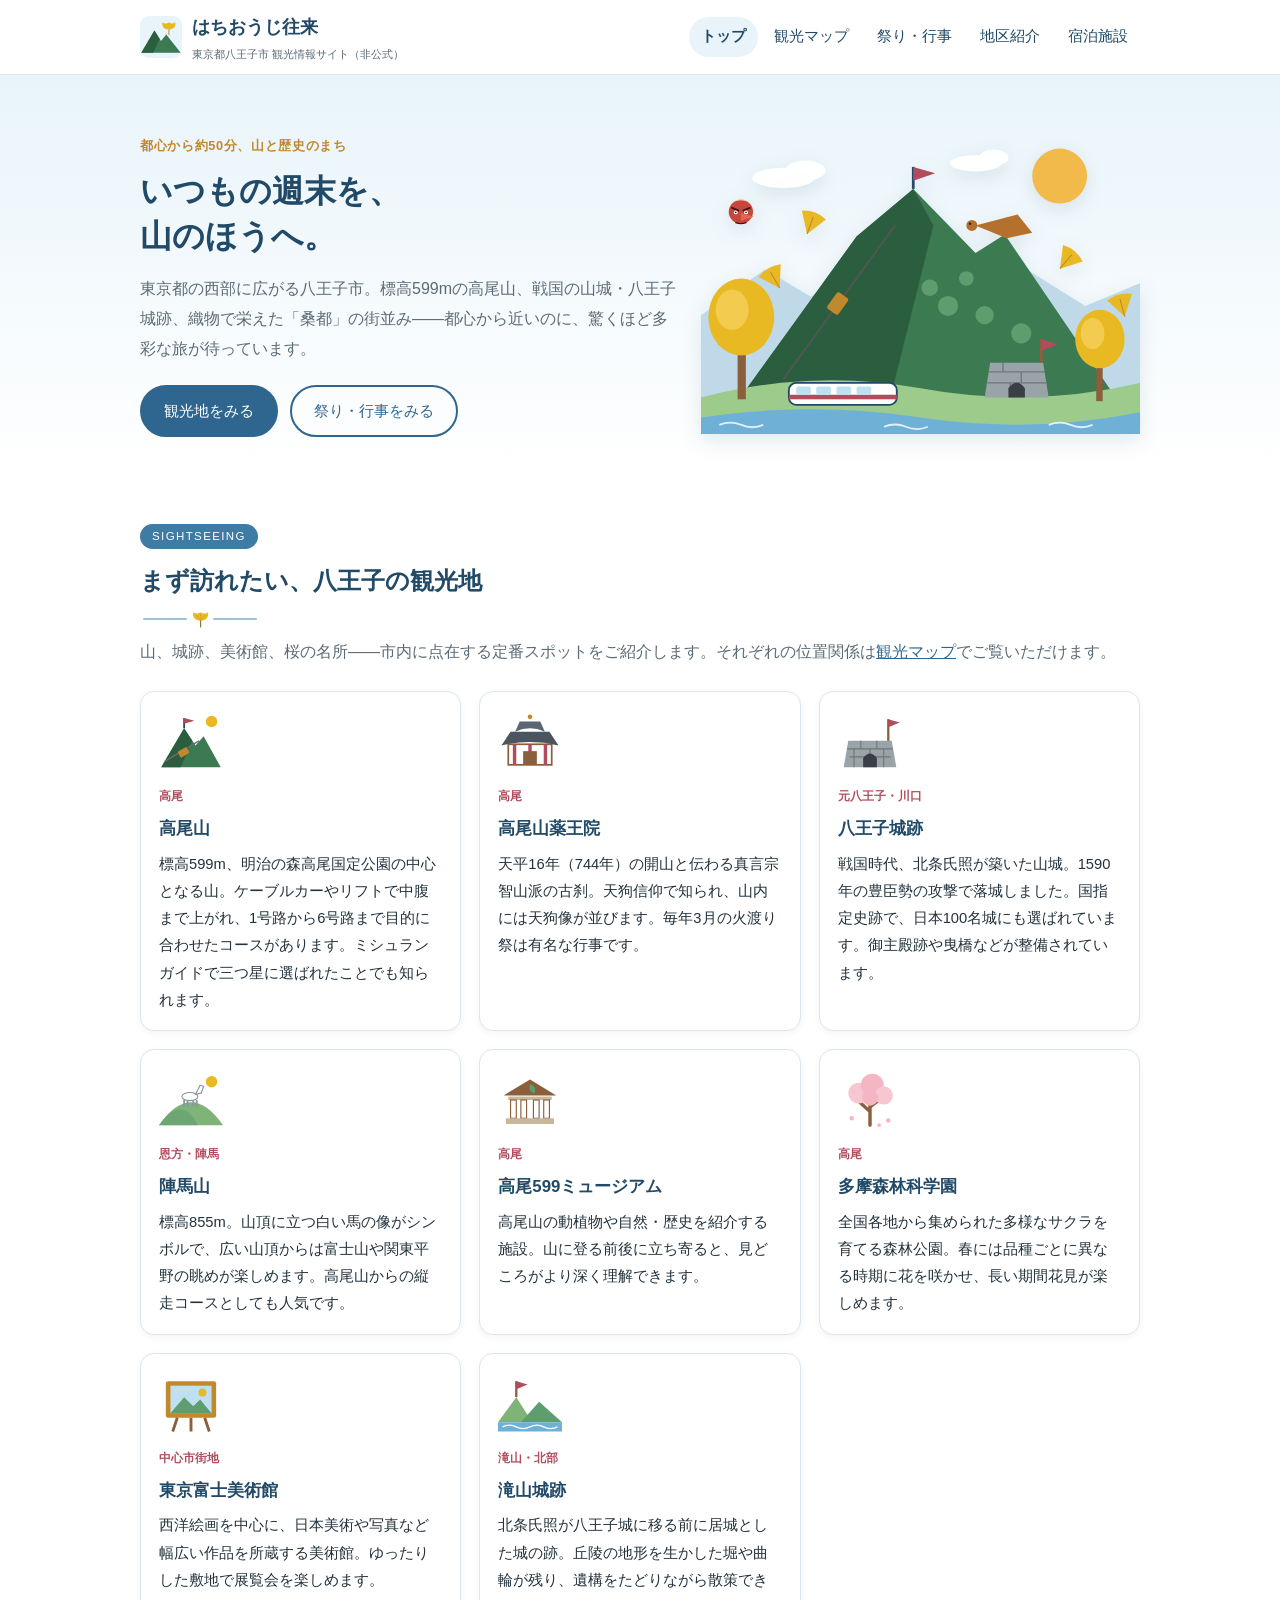
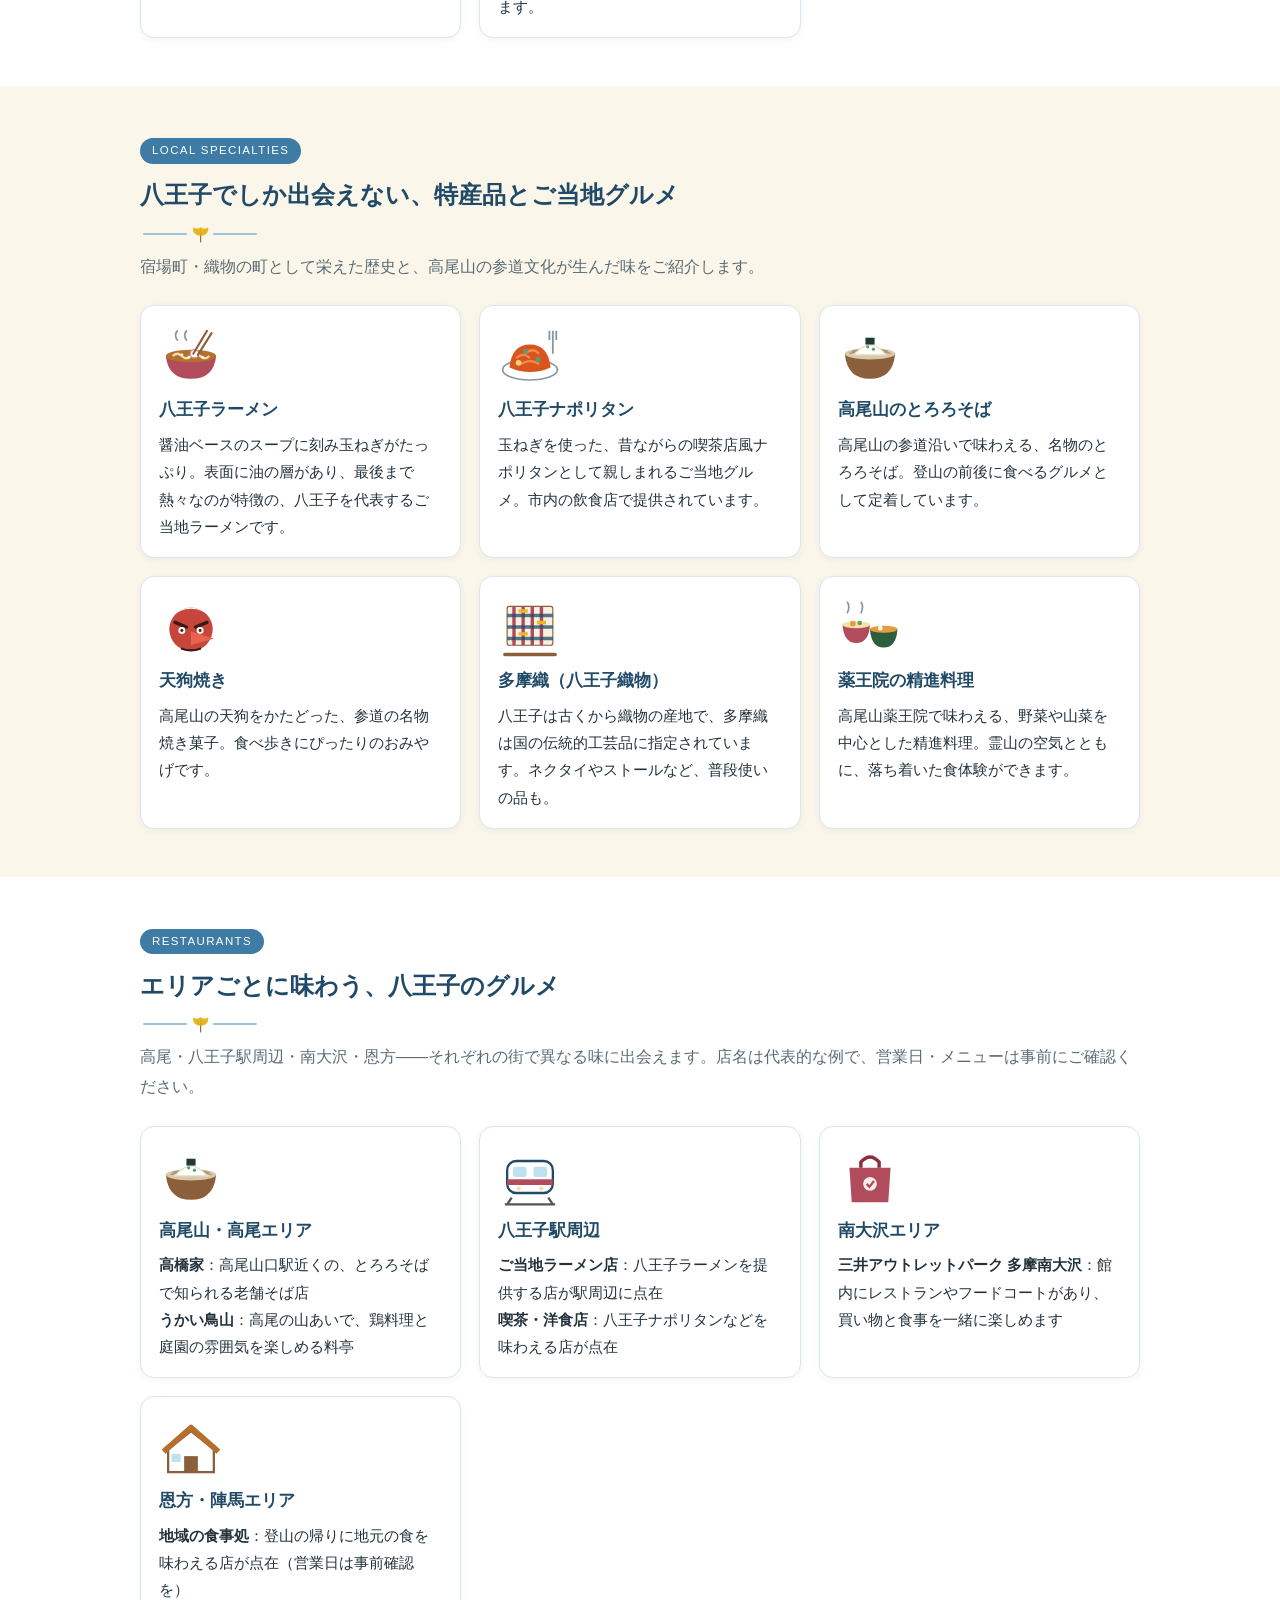
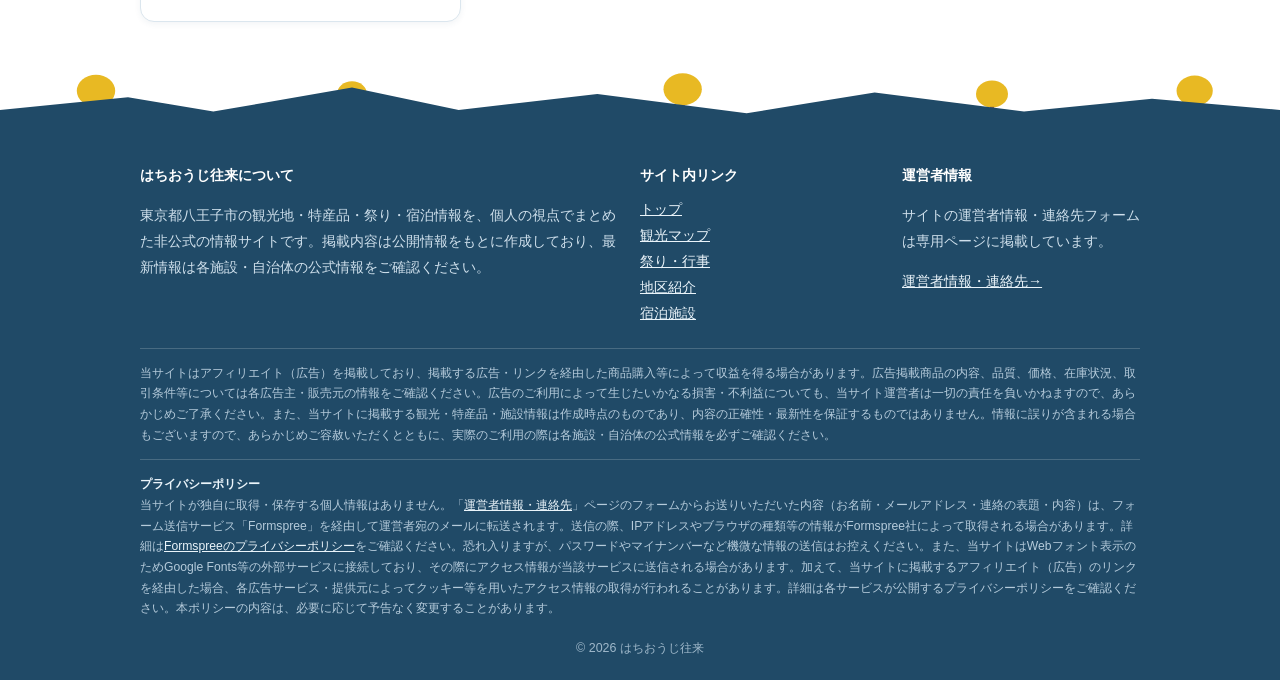
<file: index.html>
<!DOCTYPE html>
<html lang="ja">
<head>
<meta charset="UTF-8">
<meta name="viewport" content="width=device-width, initial-scale=1.0">
<meta name="robots" content="index, follow">
<link rel="canonical" href="https://leben-k.github.io/hachioji/">
<title>はちおうじ往来｜東京都八王子市 観光・特産品・グルメ案内</title>
<meta name="description" content="東京都八王子市の観光地・特産品・飲食店・祭り・宿泊情報をまとめた非公式ファンサイト「はちおうじ往来」。高尾山、八王子城跡、八王子まつりなど、八王子の魅力をご紹介します。">
<link rel="icon" type="image/svg+xml" href="favicon.svg">
<link rel="stylesheet" href="style.css">
</head>
<body>
<header class="site-header">
<div class="wrap">
<div class="brand">
<svg class="brand-icon" viewBox="0 0 64 64" aria-hidden="true"><rect width="64" height="64" rx="14" fill="#E8F4FA"/><path d="M2 56 L22 22 L32 38 L40 28 L62 56Z" fill="#3C7A52"/><path d="M2 56 L22 22 L30 35 L20 56Z" fill="#2B5E3E"/><g transform="translate(30 4) scale(.5)"><path d="M28 33 C12 34 5 20 9 11 C15 17 22 15 28 11 C34 15 41 17 47 11 C51 20 44 34 28 33Z" fill="#E8B923"/><path d="M28 50 V33" stroke="#C1892E" stroke-width="3"/></g></svg>
<span>はちおうじ往来<span class="brand-sub">東京都八王子市 観光情報サイト（非公式）</span></span>
</div>
<nav class="main-nav">
<a href="index.html" class="active">トップ</a><a href="map.html">観光マップ</a><a href="matsuri.html">祭り・行事</a><a href="areas.html">地区紹介</a><a href="shukuhaku.html">宿泊施設</a>
</nav>
</div>
</header>
<!-- PR表記（ステマ規制・楽天アフィリエイトの規約対応）：広告が実際に表示されたときだけ出ます -->
<div class="pr-top" id="pr-top" role="note" hidden style="background:#fff;border-bottom:1px solid #e6dfd2;"><p style="max-width:1100px;margin:0 auto;padding:7px 16px;text-align:left;font-size:14px;line-height:1.6;color:#333;font-weight:500;"><b style="display:inline-block;background:#8a3a1d;color:#fff;border-radius:4px;padding:0 8px;margin-right:8px;font-size:12px;line-height:1.7;vertical-align:1px;">PR</b>このページには広告を含みます</p></div>
<script>(function(){var n=document.getElementById("pr-top");if(!n)return;function on(e){if(e.classList.contains("is-empty")||!e.getClientRects().length)return false;var c=getComputedStyle(e);if(c.display==="none"||c.visibility==="hidden")return false;return !!e.querySelector("a[href],iframe,img")}function chk(){var s=document.querySelectorAll("[data-ad-slot],.ad-frame");for(var i=0;i<s.length;i++){if(on(s[i])){n.hidden=false;if(mo)mo.disconnect();return}}}var mo=window.MutationObserver?new MutationObserver(function(){clearTimeout(t);t=setTimeout(chk,100)}):null,t;document.addEventListener("DOMContentLoaded",function(){chk();if(mo)mo.observe(document.body,{subtree:true,childList:true,attributes:true,attributeFilter:["hidden","class","style"]})});window.addEventListener("load",chk)})();</script>

<section class="hero">
<div class="wrap">
<div class="hero-copy">
<span class="eyebrow">都心から約50分、山と歴史のまち</span>
<h1>いつもの週末を、<br>山のほうへ。</h1>
<p>東京都の西部に広がる八王子市。標高599mの高尾山、戦国の山城・八王子城跡、織物で栄えた「桑都」の街並み——都心から近いのに、驚くほど多彩な旅が待っています。</p>
<a href="#kanko" class="btn">観光地をみる</a>
<a href="matsuri.html" class="btn btn-outline">祭り・行事をみる</a>
</div>
<div class="hero-art">
<svg viewBox="0 0 480 340" xmlns="http://www.w3.org/2000/svg" role="img" aria-label="高尾山とイチョウ並木、京王線の電車を描いた八王子のイラスト">
<defs><g id="gk"><path d="M0 12 L-14 -10 Q0 -16 14 -10Z" fill="#E8B923"/><path d="M0 12 V-8" stroke="#C1892E" stroke-width="1.2"/></g></defs>
<circle cx="392" cy="58" r="30" fill="#F2B94B"/>
<g fill="#fff" opacity=".95"><ellipse cx="90" cy="60" rx="34" ry="11"/><ellipse cx="114" cy="52" rx="22" ry="11"/><ellipse cx="300" cy="44" rx="28" ry="9"/><ellipse cx="320" cy="38" rx="16" ry="9"/></g>
<path d="M0 210 L70 160 L120 190 L200 130 L280 185 L340 150 L420 200 L480 175 V340 H0Z" fill="#BFD9E8"/>
<path d="M40 304 L170 124 L232 72 L300 142 L332 122 L456 304Z" fill="#3C7A52"/>
<path d="M40 304 L170 124 L232 72 L254 112 L206 304Z" fill="#2B5E3E"/>
<path d="M232 72 V48" stroke="#204A67" stroke-width="3"/><path d="M232 48 L256 55 L232 63Z" fill="#B14C5D"/>
<path d="M90 280 L212 112" stroke="#555" stroke-width="2"/>
<rect x="138" y="190" width="22" height="15" rx="3" fill="#C1892E" transform="rotate(-54 149 197)"/>
<g fill="#5E9E6E"><circle cx="250" cy="180" r="9"/><circle cx="270" cy="200" r="11"/><circle cx="290" cy="170" r="8"/><circle cx="310" cy="210" r="10"/><circle cx="350" cy="230" r="11"/></g>
<path d="M0 300 Q120 268 240 290 T480 284 V340 H0Z" fill="#9CCB8B"/>
<path d="M310 300 L316 262 H374 L380 300Z" fill="#9AA3A8"/><path d="M314 272 H376 M312 284 H378 M330 262 V272 M350 272 V284 M338 284 V300" stroke="#6E777C" stroke-width="1.5"/><path d="M336 300 V290 Q345 278 354 290 V300Z" fill="#3A3F44"/><path d="M372 262 V236" stroke="#8B5E3C" stroke-width="3"/><path d="M372 236 L390 242 L372 249Z" fill="#B14C5D"/>
<rect x="96" y="284" width="118" height="24" rx="8" fill="#fff" stroke="#204A67" stroke-width="2"/><rect x="96" y="297" width="118" height="5" fill="#B14C5D"/>
<g fill="#BFE0F0"><rect x="104" y="288" width="16" height="9" rx="2"/><rect x="126" y="288" width="16" height="9" rx="2"/><rect x="148" y="288" width="16" height="9" rx="2"/><rect x="170" y="288" width="16" height="9" rx="2"/></g>
<path d="M0 322 Q120 304 240 322 T480 316 V340 H0Z" fill="#6FB1D6"/>
<path d="M20 330 q12 -5 24 0 t24 0 M200 332 q12 -5 24 0 t24 0 M380 330 q12 -5 24 0 t24 0" stroke="#fff" stroke-width="2" fill="none" opacity=".8"/>
<rect x="40" y="236" width="9" height="66" fill="#8B5E3C"/><ellipse cx="44" cy="212" rx="36" ry="42" fill="#E8B923"/><ellipse cx="34" cy="204" rx="18" ry="22" fill="#F3CB4E"/>
<rect x="432" y="254" width="7" height="50" fill="#8B5E3C"/><ellipse cx="436" cy="236" rx="27" ry="32" fill="#E8B923"/><ellipse cx="428" cy="230" rx="13" ry="17" fill="#F3CB4E"/>
<g transform="translate(24 76) scale(.7)"><circle cx="28" cy="30" r="19" fill="#C8453B"/><path d="M10 20 Q28 2 46 20 Q38 12 28 12 Q18 12 10 20Z" fill="#fff"/><path d="M14 24 L24 28 M42 24 L32 28" stroke="#3a1a16" stroke-width="3" stroke-linecap="round"/><circle cx="20" cy="31" r="3" fill="#fff"/><circle cx="36" cy="31" r="3" fill="#fff"/><circle cx="20" cy="31" r="1.3" fill="#222"/><circle cx="36" cy="31" r="1.3" fill="#222"/><path d="M28 32 L48 38 L28 44Z" fill="#E8634F"/><path d="M20 47 Q28 50 36 47" stroke="#3a1a16" stroke-width="2" fill="none" stroke-linecap="round"/></g>
<path d="M300 112 L346 100 L362 120 L334 126Z" fill="#B5702E"/><circle cx="296" cy="112" r="6" fill="#B5702E"/><circle cx="294" cy="110" r="1.3" fill="#222"/>
<use href="#gk" x="120" y="110" transform="rotate(20 120 110)"/><use href="#gk" x="80" y="170" transform="rotate(-30 80 170)"/><use href="#gk" x="400" y="150" transform="rotate(40 400 150)"/><use href="#gk" x="460" y="200" transform="rotate(-15 460 200)"/><use href="#gk" x="18" y="260" transform="scale(.8) rotate(10)"/>
</svg>
</div>
</div>
</section>

<!-- ===================== 観光地 ===================== -->
<section class="section" id="kanko">
<div class="wrap">
<div class="section-head">
<span class="tag">Sightseeing</span>
<h2>まず訪れたい、八王子の観光地</h2>
<svg class="orn" viewBox="0 0 120 20" aria-hidden="true"><path d="M4 10 H46 M74 10 H116" stroke="#9cc3da" stroke-width="2" stroke-linecap="round"/><g transform="translate(50 -1) scale(.38)"><path d="M28 50 V33" stroke="#8B6A2F" stroke-width="3" stroke-linecap="round"/><path d="M28 33 C12 34 5 20 9 11 C15 17 22 15 28 11 C34 15 41 17 47 11 C51 20 44 34 28 33Z" fill="#E8B923"/><path d="M28 33 V16 M28 33 L16 18 M28 33 L40 18" stroke="#C1892E" stroke-width="1" fill="none"/></g></svg>
<p>山、城跡、美術館、桜の名所——市内に点在する定番スポットをご紹介します。それぞれの位置関係は<a href="map.html" style="text-decoration:underline;">観光マップ</a>でご覧いただけます。</p>
</div>
<div class="grid">
<div class="card">
<svg class="icon" viewBox="0 0 56 56" aria-hidden="true"><path d="M2 50 L22 16 L32 31 L39 23 L54 50Z" fill="#3C7A52"/><path d="M2 50 L22 16 L29 27 L19 50Z" fill="#2B5E3E"/><path d="M22 16V7" stroke="#204A67" stroke-width="1.6"/><path d="M22 7L31 9.5L22 12Z" fill="#B14C5D"/><path d="M5 45 L35 27" stroke="#6b6b6b" stroke-width="1.2"/><rect x="17" y="34" width="9" height="6" rx="1.2" fill="#C1892E" transform="rotate(-30 21.5 37)"/><circle cx="46" cy="10" r="5" fill="#E8B923"/></svg>
<span class="place">高尾</span>
<h3>高尾山</h3>
<p>標高599m、明治の森高尾国定公園の中心となる山。ケーブルカーやリフトで中腹まで上がれ、1号路から6号路まで目的に合わせたコースがあります。ミシュランガイドで三つ星に選ばれたことでも知られます。</p>
</div>
<div class="card">
<svg class="icon" viewBox="0 0 56 56" aria-hidden="true"><rect x="9" y="30" width="38" height="18" fill="#fff" stroke="#8B5E3C" stroke-width="1.5"/><rect x="13" y="30" width="3" height="18" fill="#B14C5D"/><rect x="26.5" y="30" width="3" height="18" fill="#B14C5D"/><rect x="40" y="30" width="3" height="18" fill="#B14C5D"/><path d="M3 31 Q28 25 53 31 L45 19 L11 19Z" fill="#4A5560"/><path d="M15 19 Q28 13 41 19 L37 10 L19 10Z" fill="#5A6672"/><rect x="22" y="36" width="12" height="12" fill="#8B5E3C"/><circle cx="28" cy="6" r="2" fill="#C1892E"/></svg>
<span class="place">高尾</span>
<h3>高尾山薬王院</h3>
<p>天平16年（744年）の開山と伝わる真言宗智山派の古刹。天狗信仰で知られ、山内には天狗像が並びます。毎年3月の火渡り祭は有名な行事です。</p>
</div>
<div class="card">
<svg class="icon" viewBox="0 0 56 56" aria-hidden="true"><path d="M5 50 L9 27 H47 L51 50Z" fill="#9AA3A8"/><path d="M8 34 H48 M10 41 H46 M20 27 V34 M34 27 V34 M14 34 V41 M28 34 V41 M40 34 V41 M14 41 V50 M40 41 V50" stroke="#6E777C" stroke-width="1"/><path d="M22 50 V42 Q28 34 34 42 V50Z" fill="#3A3F44"/><path d="M44 27 V8" stroke="#8B5E3C" stroke-width="2"/><path d="M44 8 L54 11 L44 15Z" fill="#B14C5D"/></svg>
<span class="place">元八王子・川口</span>
<h3>八王子城跡</h3>
<p>戦国時代、北条氏照が築いた山城。1590年の豊臣勢の攻撃で落城しました。国指定史跡で、日本100名城にも選ばれています。御主殿跡や曳橋などが整備されています。</p>
</div>
<div class="card">
<svg class="icon" viewBox="0 0 56 56" aria-hidden="true"><path d="M0 50 Q28 10 56 50Z" fill="#7FB37A"/><path d="M0 50 Q20 22 34 50Z" fill="#5E9E6E" opacity=".6"/><ellipse cx="27" cy="25" rx="7" ry="3.6" fill="#fff" stroke="#8a97a0"/><path d="M32 23 L36 15 L39 16 L37 22Z" fill="#fff" stroke="#8a97a0"/><path d="M22 28 V34 M25 28.5 V34 M30 28.5 V34 M33 28 V34" stroke="#8a97a0" stroke-width="1.6"/><circle cx="46" cy="12" r="5" fill="#E8B923"/></svg>
<span class="place">恩方・陣馬</span>
<h3>陣馬山</h3>
<p>標高855m。山頂に立つ白い馬の像がシンボルで、広い山頂からは富士山や関東平野の眺めが楽しめます。高尾山からの縦走コースとしても人気です。</p>
</div>
<div class="card">
<svg class="icon" viewBox="0 0 56 56" aria-hidden="true"><path d="M5 24 L28 10 L51 24Z" fill="#8B5E3C"/><rect x="9" y="25" width="38" height="3" fill="#C9B79C"/><rect x="11" y="28" width="5" height="16" fill="#fff" stroke="#8B5E3C"/><rect x="20" y="28" width="5" height="16" fill="#fff" stroke="#8B5E3C"/><rect x="31" y="28" width="5" height="16" fill="#fff" stroke="#8B5E3C"/><rect x="40" y="28" width="5" height="16" fill="#fff" stroke="#8B5E3C"/><rect x="7" y="44" width="42" height="5" fill="#C9B79C"/><path d="M28 14 q6 2 4 8 q-6 -1 -4 -8Z" fill="#5E9E6E"/></svg>
<span class="place">高尾</span>
<h3>高尾599ミュージアム</h3>
<p>高尾山の動植物や自然・歴史を紹介する施設。山に登る前後に立ち寄ると、見どころがより深く理解できます。</p>
</div>
<div class="card">
<svg class="icon" viewBox="0 0 56 56" aria-hidden="true"><path d="M28 50 V30 M28 38 L19 30 M28 34 L37 27" stroke="#8B5E3C" stroke-width="3" stroke-linecap="round" fill="none"/><circle cx="18" cy="22" r="9" fill="#F7C6D0"/><circle cx="30" cy="15" r="10" fill="#F4B6C2"/><circle cx="40" cy="24" r="8" fill="#F7C6D0"/><circle cx="28" cy="26" r="7" fill="#F4B6C2"/><circle cx="12" cy="44" r="2" fill="#F4B6C2"/><circle cx="44" cy="46" r="2" fill="#F4B6C2"/><circle cx="36" cy="50" r="1.6" fill="#F4B6C2"/></svg>
<span class="place">高尾</span>
<h3>多摩森林科学園</h3>
<p>全国各地から集められた多様なサクラを育てる森林公園。春には品種ごとに異なる時期に花を咲かせ、長い期間花見が楽しめます。</p>
</div>
<div class="card">
<svg class="icon" viewBox="0 0 56 56" aria-hidden="true"><rect x="6" y="8" width="44" height="32" rx="2" fill="#C1892E"/><rect x="10" y="12" width="36" height="24" fill="#BFE0F0"/><path d="M10 36 L22 22 L30 30 L36 24 L46 36Z" fill="#5E9E6E"/><circle cx="38" cy="18" r="3.5" fill="#E8B923"/><path d="M16 40 L12 52 M40 40 L44 52 M28 40 V52" stroke="#8B5E3C" stroke-width="2.5"/></svg>
<span class="place">中心市街地</span>
<h3>東京富士美術館</h3>
<p>西洋絵画を中心に、日本美術や写真など幅広い作品を所蔵する美術館。ゆったりした敷地で展覧会を楽しめます。</p>
</div>
<div class="card">
<svg class="icon" viewBox="0 0 56 56" aria-hidden="true"><path d="M0 44 L16 22 L30 44Z" fill="#7FB37A"/><path d="M20 44 L36 26 L56 44Z" fill="#5E9E6E"/><path d="M0 44 H56 V52 H0Z" fill="#6FB1D6"/><path d="M4 48 q6 -3 12 0 q6 3 12 0 q6 -3 12 0 q6 3 12 0" stroke="#fff" stroke-width="1.2" fill="none"/><path d="M16 22V8" stroke="#8B5E3C" stroke-width="2"/><path d="M16 8 L26 11 L16 15Z" fill="#B14C5D"/></svg>
<span class="place">滝山・北部</span>
<h3>滝山城跡</h3>
<p>北条氏照が八王子城に移る前に居城とした城の跡。丘陵の地形を生かした堀や曲輪が残り、遺構をたどりながら散策できます。</p>
</div>
</div>
<!-- ふるさと納税広告枠：観光地セクション -->
<div class="furusato-block" id="furusato-kanko" hidden>
<span class="furusato-label">ふるさと納税で応援する（八王子市の返礼品）</span>
<div class="furusato-grid">
<div class="furusato-slot" data-ad-slot="furusato1" hidden><span class="ad-label">広告</span><div class="ad-body"></div></div>
<div class="furusato-slot" data-ad-slot="furusato2" hidden><span class="ad-label">広告</span><div class="ad-body"></div></div>
</div>
</div>
</div>
</section>

<!-- ===================== 特産品 ===================== -->
<section class="section alt-cream" id="tokusan">
<div class="wrap">
<div class="section-head">
<span class="tag">Local Specialties</span>
<h2>八王子でしか出会えない、特産品とご当地グルメ</h2>
<svg class="orn" viewBox="0 0 120 20" aria-hidden="true"><path d="M4 10 H46 M74 10 H116" stroke="#9cc3da" stroke-width="2" stroke-linecap="round"/><g transform="translate(50 -1) scale(.38)"><path d="M28 50 V33" stroke="#8B6A2F" stroke-width="3" stroke-linecap="round"/><path d="M28 33 C12 34 5 20 9 11 C15 17 22 15 28 11 C34 15 41 17 47 11 C51 20 44 34 28 33Z" fill="#E8B923"/><path d="M28 33 V16 M28 33 L16 18 M28 33 L40 18" stroke="#C1892E" stroke-width="1" fill="none"/></g></svg>
<p>宿場町・織物の町として栄えた歴史と、高尾山の参道文化が生んだ味をご紹介します。</p>
</div>
<div class="grid">
<div class="card">
<svg class="icon" viewBox="0 0 56 56" aria-hidden="true"><path d="M6 28 H50 Q48 48 28 48 Q8 48 6 28Z" fill="#B14C5D"/><ellipse cx="28" cy="28" rx="22" ry="5.5" fill="#B5702E"/><path d="M12 28 q4 -4 8 0 t8 0 t8 0 t8 0" stroke="#F3DFA2" stroke-width="2" fill="none"/><circle cx="20" cy="27" r="1.2" fill="#fff"/><circle cx="26" cy="29" r="1.2" fill="#fff"/><circle cx="33" cy="27" r="1.2" fill="#fff"/><circle cx="38" cy="29" r="1.2" fill="#fff"/><circle cx="31" cy="26" r="3.6" fill="#fff" stroke="#E58EA0"/><path d="M42 6 L30 26 M46 8 L34 27" stroke="#8B5E3C" stroke-width="1.8" stroke-linecap="round"/><path d="M16 14 q-3 -4 0 -8 M24 14 q-3 -4 0 -8" stroke="#8a97a0" stroke-width="1.6" fill="none" stroke-linecap="round"/></svg>
<h3>八王子ラーメン</h3>
<p>醤油ベースのスープに刻み玉ねぎがたっぷり。表面に油の層があり、最後まで熱々なのが特徴の、八王子を代表するご当地ラーメンです。</p>
</div>
<div class="card">
<svg class="icon" viewBox="0 0 56 56" aria-hidden="true"><ellipse cx="28" cy="40" rx="24" ry="9" fill="#fff" stroke="#8a97a0" stroke-width="1.5"/><path d="M10 38 Q12 18 28 18 Q44 18 46 38 Q28 46 10 38Z" fill="#D9541E"/><path d="M16 30 q6 -6 12 0 M24 26 q6 -6 12 0 M20 35 q8 -5 16 0" stroke="#F08A4B" stroke-width="2" fill="none"/><rect x="22" y="22" width="4" height="4" fill="#5E9E6E"/><rect x="33" y="29" width="4" height="4" fill="#5E9E6E"/><circle cx="18" cy="34" r="2.5" fill="#F3D27A"/><path d="M48 6 V26 M45 6 V14 M51 6 V14" stroke="#8a97a0" stroke-width="1.6"/></svg>
<h3>八王子ナポリタン</h3>
<p>玉ねぎを使った、昔ながらの喫茶店風ナポリタンとして親しまれるご当地グルメ。市内の飲食店で提供されています。</p>
</div>
<div class="card">
<svg class="icon" viewBox="0 0 56 56" aria-hidden="true"><path d="M6 26 H50 Q48 48 28 48 Q8 48 6 26Z" fill="#8B5E3C"/><ellipse cx="28" cy="26" rx="22" ry="5" fill="#D9C9A6"/><path d="M10 26 q18 -7 36 0 M12 24 q16 -5 32 0" stroke="#A89878" stroke-width="1.2" fill="none"/><path d="M14 27 Q28 10 42 27Z" fill="#fff" stroke="#e6e0d0"/><circle cx="26" cy="20" r="1.4" fill="#5E9E6E"/><circle cx="31" cy="22" r="1.4" fill="#5E9E6E"/><rect x="24" y="12" width="8" height="6" fill="#1f3a33"/></svg>
<h3>高尾山のとろろそば</h3>
<p>高尾山の参道沿いで味わえる、名物のとろろそば。登山の前後に食べるグルメとして定着しています。</p>
</div>
<div class="card">
<svg class="icon" viewBox="0 0 56 56" aria-hidden="true"><circle cx="28" cy="30" r="19" fill="#C8453B"/><path d="M10 20 Q28 2 46 20 Q38 12 28 12 Q18 12 10 20Z" fill="#fff"/><path d="M14 24 L24 28 M42 24 L32 28" stroke="#3a1a16" stroke-width="3" stroke-linecap="round"/><circle cx="20" cy="31" r="3" fill="#fff"/><circle cx="36" cy="31" r="3" fill="#fff"/><circle cx="20" cy="31" r="1.3" fill="#222"/><circle cx="36" cy="31" r="1.3" fill="#222"/><path d="M28 32 L48 38 L28 44Z" fill="#E8634F"/><path d="M20 47 Q28 50 36 47" stroke="#3a1a16" stroke-width="2" fill="none" stroke-linecap="round"/></svg>
<h3>天狗焼き</h3>
<p>高尾山の天狗をかたどった、参道の名物焼き菓子。食べ歩きにぴったりのおみやげです。</p>
</div>
<div class="card">
<svg class="icon" viewBox="0 0 56 56" aria-hidden="true"><rect x="8" y="10" width="40" height="34" rx="2" fill="#F7F1E2" stroke="#8B5E3C"/><path d="M14 10 V44 M22 10 V44 M30 10 V44 M38 10 V44" stroke="#B14C5D" stroke-width="3"/><path d="M8 18 H48 M8 28 H48 M8 38 H48" stroke="#204A67" stroke-width="3" opacity=".75"/><path d="M18 14 H26 M34 24 H42 M18 34 H26" stroke="#E8B923" stroke-width="3"/><path d="M6 52 H50" stroke="#8B5E3C" stroke-width="3" stroke-linecap="round"/></svg>
<h3>多摩織（八王子織物）</h3>
<p>八王子は古くから織物の産地で、多摩織は国の伝統的工芸品に指定されています。ネクタイやストールなど、普段使いの品も。</p>
</div>
<div class="card">
<svg class="icon" viewBox="0 0 56 56" aria-hidden="true"><path d="M4 26 H28 Q27 42 16 42 Q5 42 4 26Z" fill="#B14C5D"/><ellipse cx="16" cy="26" rx="12" ry="3" fill="#F7E1A8"/><path d="M28 30 H52 Q51 46 40 46 Q29 46 28 30Z" fill="#2B5E3E"/><ellipse cx="40" cy="30" rx="12" ry="3" fill="#E89B3C"/><circle cx="13" cy="25" r="2.5" fill="#E89B3C"/><circle cx="19" cy="24.5" r="2" fill="#5E9E6E"/><circle cx="37" cy="29" r="2" fill="#fff"/><path d="M8 16 q3 -6 0 -10 M20 16 q3 -6 0 -10" stroke="#8a97a0" stroke-width="1.5" fill="none"/></svg>
<h3>薬王院の精進料理</h3>
<p>高尾山薬王院で味わえる、野菜や山菜を中心とした精進料理。霊山の空気とともに、落ち着いた食体験ができます。</p>
</div>
</div>
<!-- ふるさと納税広告枠：特産品セクション -->
<div class="furusato-block" id="furusato-tokusan" hidden>
<span class="furusato-label">ふるさと納税で取り寄せる（八王子市の特産品）</span>
<div class="furusato-grid">
<div class="furusato-slot" data-ad-slot="furusato3" hidden><span class="ad-label">広告</span><div class="ad-body"></div></div>
</div>
</div>
</div>
</section>

<!-- ===================== 飲食店 ===================== -->
<section class="section" id="gourmet">
<div class="wrap">
<div class="section-head">
<span class="tag">Restaurants</span>
<h2>エリアごとに味わう、八王子のグルメ</h2>
<svg class="orn" viewBox="0 0 120 20" aria-hidden="true"><path d="M4 10 H46 M74 10 H116" stroke="#9cc3da" stroke-width="2" stroke-linecap="round"/><g transform="translate(50 -1) scale(.38)"><path d="M28 50 V33" stroke="#8B6A2F" stroke-width="3" stroke-linecap="round"/><path d="M28 33 C12 34 5 20 9 11 C15 17 22 15 28 11 C34 15 41 17 47 11 C51 20 44 34 28 33Z" fill="#E8B923"/><path d="M28 33 V16 M28 33 L16 18 M28 33 L40 18" stroke="#C1892E" stroke-width="1" fill="none"/></g></svg>
<p>高尾・八王子駅周辺・南大沢・恩方——それぞれの街で異なる味に出会えます。店名は代表的な例で、営業日・メニューは事前にご確認ください。</p>
</div>
<div class="grid">
<div class="card">
<svg class="icon" viewBox="0 0 56 56" aria-hidden="true"><path d="M6 26 H50 Q48 48 28 48 Q8 48 6 26Z" fill="#8B5E3C"/><ellipse cx="28" cy="26" rx="22" ry="5" fill="#D9C9A6"/><path d="M10 26 q18 -7 36 0 M12 24 q16 -5 32 0" stroke="#A89878" stroke-width="1.2" fill="none"/><path d="M14 27 Q28 10 42 27Z" fill="#fff" stroke="#e6e0d0"/><circle cx="26" cy="20" r="1.4" fill="#5E9E6E"/><circle cx="31" cy="22" r="1.4" fill="#5E9E6E"/><rect x="24" y="12" width="8" height="6" fill="#1f3a33"/></svg>
<h3>高尾山・高尾エリア</h3>
<p><strong>高橋家</strong>：高尾山口駅近くの、とろろそばで知られる老舗そば店<br>
<strong>うかい鳥山</strong>：高尾の山あいで、鶏料理と庭園の雰囲気を楽しめる料亭</p>
</div>
<div class="card">
<svg class="icon" viewBox="0 0 56 56" aria-hidden="true"><rect x="8" y="14" width="40" height="28" rx="8" fill="#fff" stroke="#204A67" stroke-width="2"/><rect x="8" y="30" width="40" height="5" fill="#B14C5D"/><rect x="13" y="19" width="12" height="9" rx="2" fill="#BFE0F0"/><rect x="31" y="19" width="12" height="9" rx="2" fill="#BFE0F0"/><circle cx="18" cy="38" r="2" fill="#F7E1A8"/><circle cx="38" cy="38" r="2" fill="#F7E1A8"/><path d="M12 46 L8 52 M44 46 L48 52 M6 52 H50" stroke="#555" stroke-width="2"/></svg>
<h3>八王子駅周辺</h3>
<p><strong>ご当地ラーメン店</strong>：八王子ラーメンを提供する店が駅周辺に点在<br>
<strong>喫茶・洋食店</strong>：八王子ナポリタンなどを味わえる店が点在</p>
</div>
<div class="card">
<svg class="icon" viewBox="0 0 56 56" aria-hidden="true"><path d="M10 20 H46 L44 50 H12Z" fill="#B14C5D"/><path d="M20 20 V15 Q28 6 36 15 V20" stroke="#8B2F3F" stroke-width="3" fill="none"/><circle cx="28" cy="34" r="6" fill="#fff" opacity=".9"/><path d="M25 34 L27.5 36.5 L31.5 31.5" stroke="#B14C5D" stroke-width="2" fill="none"/></svg>
<h3>南大沢エリア</h3>
<p><strong>三井アウトレットパーク 多摩南大沢</strong>：館内にレストランやフードコートがあり、買い物と食事を一緒に楽しめます</p>
</div>
<div class="card">
<svg class="icon" viewBox="0 0 56 56" aria-hidden="true"><path d="M8 50 L8 30 L28 14 L48 30 L48 50Z" fill="#fff" stroke="#8B5E3C" stroke-width="2"/><path d="M4 32 L28 11 L52 32" stroke="#B5702E" stroke-width="5" fill="none" stroke-linejoin="round"/><rect x="22" y="36" width="12" height="14" fill="#8B5E3C"/><rect x="11" y="34" width="8" height="7" fill="#BFE0F0"/></svg>
<h3>恩方・陣馬エリア</h3>
<p><strong>地域の食事処</strong>：登山の帰りに地元の食を味わえる店が点在（営業日は事前確認を）</p>
</div>
</div>
</div>
</section>

<section class="section alt-lavender" hidden>
<div class="wrap">
<div class="section-head">
<span class="tag">PR</span>
<h2>広告</h2>
</div>
<div class="ad-row">
<div class="ad-slot" data-ad-slot="ad1" hidden>
<span class="ad-label">広告</span>
<div class="ad-body"></div>
</div>
</div>
</div>
</section>
<div class="skyline" aria-hidden="true"><svg viewBox="0 0 1200 70" preserveAspectRatio="none" xmlns="http://www.w3.org/2000/svg">
<g fill="#E8B923"><ellipse cx="90" cy="26" rx="18" ry="20"/><ellipse cx="330" cy="30" rx="14" ry="16"/><ellipse cx="640" cy="24" rx="18" ry="20"/><ellipse cx="930" cy="30" rx="15" ry="17"/><ellipse cx="1120" cy="26" rx="17" ry="19"/></g>
<g fill="#8B5E3C"><rect x="88" y="44" width="4" height="26"/><rect x="328" y="44" width="4" height="26"/><rect x="638" y="44" width="4" height="26"/><rect x="928" y="46" width="4" height="24"/><rect x="1118" y="44" width="4" height="26"/></g>
<path d="M0 70 V50 L120 34 L200 52 L330 22 L430 50 L560 30 L700 54 L820 28 L960 52 L1080 36 L1200 50 V70Z" fill="#204A67"/>
</svg></div>
<footer class="site-footer">
<div class="wrap">
<div class="footer-grid">
<div>
<h4>はちおうじ往来について</h4>
<p>東京都八王子市の観光地・特産品・祭り・宿泊情報を、個人の視点でまとめた非公式の情報サイトです。掲載内容は公開情報をもとに作成しており、最新情報は各施設・自治体の公式情報をご確認ください。</p>
</div>
<div>
<h4>サイト内リンク</h4>
<ul>
<li><a href="index.html">トップ</a></li><li><a href="map.html">観光マップ</a></li><li><a href="matsuri.html">祭り・行事</a></li><li><a href="areas.html">地区紹介</a></li><li><a href="shukuhaku.html">宿泊施設</a></li>
</ul>
</div>
<div>
<h4>運営者情報</h4>
<p>サイトの運営者情報・連絡先フォームは専用ページに掲載しています。</p>
<ul>
<li><a href="unei.html">運営者情報・連絡先&rarr;</a></li>
</ul>
</div>
</div>
<div class="disclaimer">
当サイトはアフィリエイト（広告）を掲載しており、掲載する広告・リンクを経由した商品購入等によって収益を得る場合があります。広告掲載商品の内容、品質、価格、在庫状況、取引条件等については各広告主・販売元の情報をご確認ください。広告のご利用によって生じたいかなる損害・不利益についても、当サイト運営者は一切の責任を負いかねますので、あらかじめご了承ください。また、当サイトに掲載する観光・特産品・施設情報は作成時点のものであり、内容の正確性・最新性を保証するものではありません。情報に誤りが含まれる場合もございますので、あらかじめご容赦いただくとともに、実際のご利用の際は各施設・自治体の公式情報を必ずご確認ください。
</div>
<div class="disclaimer" id="privacy" style="margin-top:14px;">
<strong>プライバシーポリシー</strong><br>
当サイトが独自に取得・保存する個人情報はありません。「<a href="unei.html">運営者情報・連絡先</a>」ページのフォームからお送りいただいた内容（お名前・メールアドレス・連絡の表題・内容）は、フォーム送信サービス「Formspree」を経由して運営者宛のメールに転送されます。送信の際、IPアドレスやブラウザの種類等の情報がFormspree社によって取得される場合があります。詳細は<a href="https://formspree.io/legal/privacy-policy/" target="_blank" rel="noopener noreferrer">Formspreeのプライバシーポリシー</a>をご確認ください。恐れ入りますが、パスワードやマイナンバーなど機微な情報の送信はお控えください。また、当サイトはWebフォント表示のためGoogle Fonts等の外部サービスに接続しており、その際にアクセス情報が当該サービスに送信される場合があります。加えて、当サイトに掲載するアフィリエイト（広告）のリンクを経由した場合、各広告サービス・提供元によってクッキー等を用いたアクセス情報の取得が行われることがあります。詳細は各サービスが公開するプライバシーポリシーをご確認ください。本ポリシーの内容は、必要に応じて予告なく変更することがあります。
</div>
<div class="copyright"><span id="copyright-text">© 2026 はちおうじ往来</span></div>
</div>
</footer>
<script>
(function(){
var startYear = 2026;
var currentYear = new Date().getFullYear();
var yearText = currentYear > startYear ? (startYear + '-' + currentYear) : String(startYear);
var el = document.getElementById('copyright-text');
if (el) { el.textContent = '\u00A9 ' + yearText + ' はちおうじ往来'; }
})();
</script>
<script src="ads.js" defer></script>
</body>
</html>
</file>
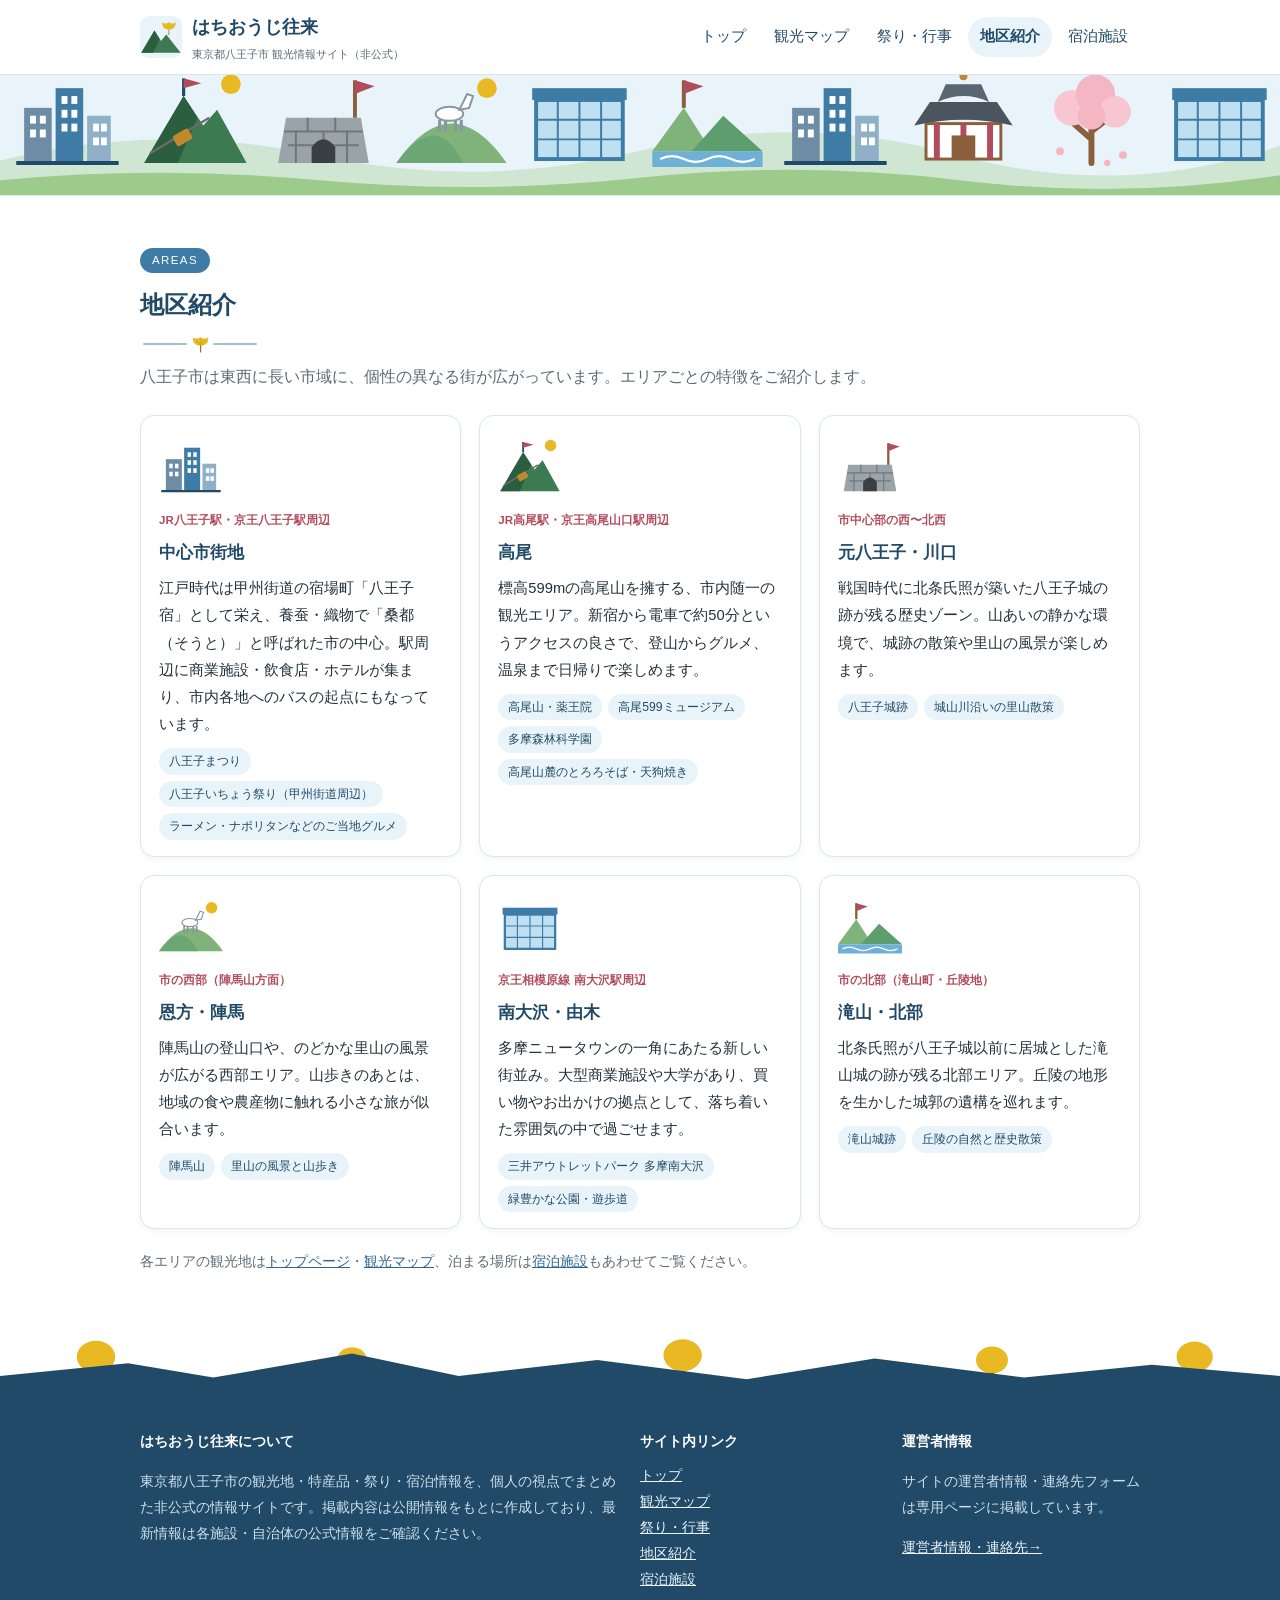
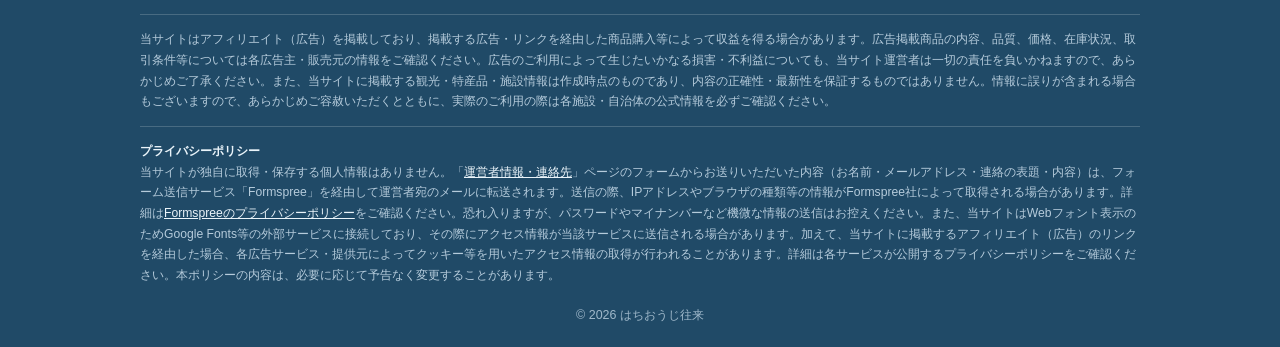
<file: areas.html>
<!DOCTYPE html>
<html lang="ja">
<head>
<meta charset="UTF-8">
<meta name="viewport" content="width=device-width, initial-scale=1.0">
<meta name="robots" content="index, follow">
<link rel="canonical" href="https://leben-k.github.io/hachioji/areas.html">
<title>地区紹介｜はちおうじ往来</title>
<meta name="description" content="東京都八王子市のエリア別ガイド。中心市街地、高尾、元八王子・川口、恩方・陣馬、南大沢・由木、滝山・北部の特徴を紹介。">
<link rel="icon" type="image/svg+xml" href="favicon.svg">
<link rel="stylesheet" href="style.css">
</head>
<body>
<header class="site-header">
<div class="wrap">
<div class="brand">
<svg class="brand-icon" viewBox="0 0 64 64" aria-hidden="true"><rect width="64" height="64" rx="14" fill="#E8F4FA"/><path d="M2 56 L22 22 L32 38 L40 28 L62 56Z" fill="#3C7A52"/><path d="M2 56 L22 22 L30 35 L20 56Z" fill="#2B5E3E"/><g transform="translate(30 4) scale(.5)"><path d="M28 33 C12 34 5 20 9 11 C15 17 22 15 28 11 C34 15 41 17 47 11 C51 20 44 34 28 33Z" fill="#E8B923"/><path d="M28 50 V33" stroke="#C1892E" stroke-width="3"/></g></svg>
<span>はちおうじ往来<span class="brand-sub">東京都八王子市 観光情報サイト（非公式）</span></span>
</div>
<nav class="main-nav">
<a href="index.html">トップ</a><a href="map.html">観光マップ</a><a href="matsuri.html">祭り・行事</a><a href="areas.html" class="active">地区紹介</a><a href="shukuhaku.html">宿泊施設</a>
</nav>
</div>
</header>
<!-- PR表記（ステマ規制・楽天アフィリエイトの規約対応）：広告が実際に表示されたときだけ出ます -->
<div class="pr-top" id="pr-top" role="note" hidden style="background:#fff;border-bottom:1px solid #e6dfd2;"><p style="max-width:1100px;margin:0 auto;padding:7px 16px;text-align:left;font-size:14px;line-height:1.6;color:#333;font-weight:500;"><b style="display:inline-block;background:#8a3a1d;color:#fff;border-radius:4px;padding:0 8px;margin-right:8px;font-size:12px;line-height:1.7;vertical-align:1px;">PR</b>このページには広告を含みます</p></div>
<script>(function(){var n=document.getElementById("pr-top");if(!n)return;function on(e){if(e.classList.contains("is-empty")||!e.getClientRects().length)return false;var c=getComputedStyle(e);if(c.display==="none"||c.visibility==="hidden")return false;return !!e.querySelector("a[href],iframe,img")}function chk(){var s=document.querySelectorAll("[data-ad-slot],.ad-frame");for(var i=0;i<s.length;i++){if(on(s[i])){n.hidden=false;if(mo)mo.disconnect();return}}}var mo=window.MutationObserver?new MutationObserver(function(){clearTimeout(t);t=setTimeout(chk,100)}):null,t;document.addEventListener("DOMContentLoaded",function(){chk();if(mo)mo.observe(document.body,{subtree:true,childList:true,attributes:true,attributeFilter:["hidden","class","style"]})});window.addEventListener("load",chk)})();</script>

<div class="banner"><svg viewBox="0 0 1040 120" preserveAspectRatio="xMidYMax slice" xmlns="http://www.w3.org/2000/svg" aria-hidden="true">
<rect width="1040" height="120" fill="#E8F4FA"/>
<path d="M0 92 Q130 60 260 88 T520 84 T780 88 T1040 80 V120 H0Z" fill="#CFE6D2"/>
<g transform="translate(10 14) scale(1.6)"><rect x="6" y="22" width="14" height="28" fill="#6E8CA6"/><rect x="22" y="12" width="14" height="38" fill="#3E7CA6"/><rect x="38" y="26" width="12" height="24" fill="#8FB0C8"/><rect x="9" y="26" width="3" height="4" fill="#fff"/><rect x="14" y="26" width="3" height="4" fill="#fff"/><rect x="9" y="33" width="3" height="4" fill="#fff"/><rect x="14" y="33" width="3" height="4" fill="#fff"/><rect x="25" y="16" width="3" height="4" fill="#fff"/><rect x="30" y="16" width="3" height="4" fill="#fff"/><rect x="25" y="23" width="3" height="4" fill="#fff"/><rect x="30" y="23" width="3" height="4" fill="#fff"/><rect x="25" y="30" width="3" height="4" fill="#fff"/><rect x="30" y="30" width="3" height="4" fill="#fff"/><rect x="41" y="30" width="3" height="4" fill="#fff"/><rect x="45" y="30" width="3" height="4" fill="#fff"/><rect x="41" y="37" width="3" height="4" fill="#fff"/><rect x="45" y="37" width="3" height="4" fill="#fff"/><path d="M2 50 H54" stroke="#204A67" stroke-width="2"/></g><g transform="translate(114 14) scale(1.6)"><path d="M2 50 L22 16 L32 31 L39 23 L54 50Z" fill="#3C7A52"/><path d="M2 50 L22 16 L29 27 L19 50Z" fill="#2B5E3E"/><path d="M22 16V7" stroke="#204A67" stroke-width="1.6"/><path d="M22 7L31 9.5L22 12Z" fill="#B14C5D"/><path d="M5 45 L35 27" stroke="#6b6b6b" stroke-width="1.2"/><rect x="17" y="34" width="9" height="6" rx="1.2" fill="#C1892E" transform="rotate(-30 21.5 37)"/><circle cx="46" cy="10" r="5" fill="#E8B923"/></g><g transform="translate(218 14) scale(1.6)"><path d="M5 50 L9 27 H47 L51 50Z" fill="#9AA3A8"/><path d="M8 34 H48 M10 41 H46 M20 27 V34 M34 27 V34 M14 34 V41 M28 34 V41 M40 34 V41 M14 41 V50 M40 41 V50" stroke="#6E777C" stroke-width="1"/><path d="M22 50 V42 Q28 34 34 42 V50Z" fill="#3A3F44"/><path d="M44 27 V8" stroke="#8B5E3C" stroke-width="2"/><path d="M44 8 L54 11 L44 15Z" fill="#B14C5D"/></g><g transform="translate(322 14) scale(1.6)"><path d="M0 50 Q28 10 56 50Z" fill="#7FB37A"/><path d="M0 50 Q20 22 34 50Z" fill="#5E9E6E" opacity=".6"/><ellipse cx="27" cy="25" rx="7" ry="3.6" fill="#fff" stroke="#8a97a0"/><path d="M32 23 L36 15 L39 16 L37 22Z" fill="#fff" stroke="#8a97a0"/><path d="M22 28 V34 M25 28.5 V34 M30 28.5 V34 M33 28 V34" stroke="#8a97a0" stroke-width="1.6"/><circle cx="46" cy="12" r="5" fill="#E8B923"/></g><g transform="translate(426 14) scale(1.6)"><rect x="6" y="18" width="44" height="30" fill="#BFE0F0" stroke="#3E7CA6" stroke-width="2"/><path d="M6 28 H50 M6 38 H50 M17 18 V48 M28 18 V48 M39 18 V48" stroke="#3E7CA6"/><rect x="4" y="12" width="48" height="6" fill="#3E7CA6"/></g><g transform="translate(530 14) scale(1.6)"><path d="M0 44 L16 22 L30 44Z" fill="#7FB37A"/><path d="M20 44 L36 26 L56 44Z" fill="#5E9E6E"/><path d="M0 44 H56 V52 H0Z" fill="#6FB1D6"/><path d="M4 48 q6 -3 12 0 q6 3 12 0 q6 -3 12 0 q6 3 12 0" stroke="#fff" stroke-width="1.2" fill="none"/><path d="M16 22V8" stroke="#8B5E3C" stroke-width="2"/><path d="M16 8 L26 11 L16 15Z" fill="#B14C5D"/></g><g transform="translate(634 14) scale(1.6)"><rect x="6" y="22" width="14" height="28" fill="#6E8CA6"/><rect x="22" y="12" width="14" height="38" fill="#3E7CA6"/><rect x="38" y="26" width="12" height="24" fill="#8FB0C8"/><rect x="9" y="26" width="3" height="4" fill="#fff"/><rect x="14" y="26" width="3" height="4" fill="#fff"/><rect x="9" y="33" width="3" height="4" fill="#fff"/><rect x="14" y="33" width="3" height="4" fill="#fff"/><rect x="25" y="16" width="3" height="4" fill="#fff"/><rect x="30" y="16" width="3" height="4" fill="#fff"/><rect x="25" y="23" width="3" height="4" fill="#fff"/><rect x="30" y="23" width="3" height="4" fill="#fff"/><rect x="25" y="30" width="3" height="4" fill="#fff"/><rect x="30" y="30" width="3" height="4" fill="#fff"/><rect x="41" y="30" width="3" height="4" fill="#fff"/><rect x="45" y="30" width="3" height="4" fill="#fff"/><rect x="41" y="37" width="3" height="4" fill="#fff"/><rect x="45" y="37" width="3" height="4" fill="#fff"/><path d="M2 50 H54" stroke="#204A67" stroke-width="2"/></g><g transform="translate(738 14) scale(1.6)"><rect x="9" y="30" width="38" height="18" fill="#fff" stroke="#8B5E3C" stroke-width="1.5"/><rect x="13" y="30" width="3" height="18" fill="#B14C5D"/><rect x="26.5" y="30" width="3" height="18" fill="#B14C5D"/><rect x="40" y="30" width="3" height="18" fill="#B14C5D"/><path d="M3 31 Q28 25 53 31 L45 19 L11 19Z" fill="#4A5560"/><path d="M15 19 Q28 13 41 19 L37 10 L19 10Z" fill="#5A6672"/><rect x="22" y="36" width="12" height="12" fill="#8B5E3C"/><circle cx="28" cy="6" r="2" fill="#C1892E"/></g><g transform="translate(842 14) scale(1.6)"><path d="M28 50 V30 M28 38 L19 30 M28 34 L37 27" stroke="#8B5E3C" stroke-width="3" stroke-linecap="round" fill="none"/><circle cx="18" cy="22" r="9" fill="#F7C6D0"/><circle cx="30" cy="15" r="10" fill="#F4B6C2"/><circle cx="40" cy="24" r="8" fill="#F7C6D0"/><circle cx="28" cy="26" r="7" fill="#F4B6C2"/><circle cx="12" cy="44" r="2" fill="#F4B6C2"/><circle cx="44" cy="46" r="2" fill="#F4B6C2"/><circle cx="36" cy="50" r="1.6" fill="#F4B6C2"/></g><g transform="translate(946 14) scale(1.6)"><rect x="6" y="18" width="44" height="30" fill="#BFE0F0" stroke="#3E7CA6" stroke-width="2"/><path d="M6 28 H50 M6 38 H50 M17 18 V48 M28 18 V48 M39 18 V48" stroke="#3E7CA6"/><rect x="4" y="12" width="48" height="6" fill="#3E7CA6"/></g>
<path d="M0 108 Q130 96 260 108 T520 106 T780 108 T1040 104 V120 H0Z" fill="#9CCB8B"/>
</svg></div>
<section class="section">
<div class="wrap">
<div class="section-head">
<span class="tag">Areas</span>
<h2>地区紹介</h2>
<svg class="orn" viewBox="0 0 120 20" aria-hidden="true"><path d="M4 10 H46 M74 10 H116" stroke="#9cc3da" stroke-width="2" stroke-linecap="round"/><g transform="translate(50 -1) scale(.38)"><path d="M28 50 V33" stroke="#8B6A2F" stroke-width="3" stroke-linecap="round"/><path d="M28 33 C12 34 5 20 9 11 C15 17 22 15 28 11 C34 15 41 17 47 11 C51 20 44 34 28 33Z" fill="#E8B923"/><path d="M28 33 V16 M28 33 L16 18 M28 33 L40 18" stroke="#C1892E" stroke-width="1" fill="none"/></g></svg>
<p>八王子市は東西に長い市域に、個性の異なる街が広がっています。エリアごとの特徴をご紹介します。</p>
</div>
<div class="grid">
<div class="card">
<svg class="icon" viewBox="0 0 56 56" aria-hidden="true"><rect x="6" y="22" width="14" height="28" fill="#6E8CA6"/><rect x="22" y="12" width="14" height="38" fill="#3E7CA6"/><rect x="38" y="26" width="12" height="24" fill="#8FB0C8"/><rect x="9" y="26" width="3" height="4" fill="#fff"/><rect x="14" y="26" width="3" height="4" fill="#fff"/><rect x="9" y="33" width="3" height="4" fill="#fff"/><rect x="14" y="33" width="3" height="4" fill="#fff"/><rect x="25" y="16" width="3" height="4" fill="#fff"/><rect x="30" y="16" width="3" height="4" fill="#fff"/><rect x="25" y="23" width="3" height="4" fill="#fff"/><rect x="30" y="23" width="3" height="4" fill="#fff"/><rect x="25" y="30" width="3" height="4" fill="#fff"/><rect x="30" y="30" width="3" height="4" fill="#fff"/><rect x="41" y="30" width="3" height="4" fill="#fff"/><rect x="45" y="30" width="3" height="4" fill="#fff"/><rect x="41" y="37" width="3" height="4" fill="#fff"/><rect x="45" y="37" width="3" height="4" fill="#fff"/><path d="M2 50 H54" stroke="#204A67" stroke-width="2"/></svg>
<span class="place">JR八王子駅・京王八王子駅周辺</span>
<h3>中心市街地</h3>
<p>江戸時代は甲州街道の宿場町「八王子宿」として栄え、養蚕・織物で「桑都（そうと）」と呼ばれた市の中心。駅周辺に商業施設・飲食店・ホテルが集まり、市内各地へのバスの起点にもなっています。</p>
<ul class="tags"><li>八王子まつり</li><li>八王子いちょう祭り（甲州街道周辺）</li><li>ラーメン・ナポリタンなどのご当地グルメ</li></ul>
</div>
<div class="card">
<svg class="icon" viewBox="0 0 56 56" aria-hidden="true"><path d="M2 50 L22 16 L32 31 L39 23 L54 50Z" fill="#3C7A52"/><path d="M2 50 L22 16 L29 27 L19 50Z" fill="#2B5E3E"/><path d="M22 16V7" stroke="#204A67" stroke-width="1.6"/><path d="M22 7L31 9.5L22 12Z" fill="#B14C5D"/><path d="M5 45 L35 27" stroke="#6b6b6b" stroke-width="1.2"/><rect x="17" y="34" width="9" height="6" rx="1.2" fill="#C1892E" transform="rotate(-30 21.5 37)"/><circle cx="46" cy="10" r="5" fill="#E8B923"/></svg>
<span class="place">JR高尾駅・京王高尾山口駅周辺</span>
<h3>高尾</h3>
<p>標高599mの高尾山を擁する、市内随一の観光エリア。新宿から電車で約50分というアクセスの良さで、登山からグルメ、温泉まで日帰りで楽しめます。</p>
<ul class="tags"><li>高尾山・薬王院</li><li>高尾599ミュージアム</li><li>多摩森林科学園</li><li>高尾山麓のとろろそば・天狗焼き</li></ul>
</div>
<div class="card">
<svg class="icon" viewBox="0 0 56 56" aria-hidden="true"><path d="M5 50 L9 27 H47 L51 50Z" fill="#9AA3A8"/><path d="M8 34 H48 M10 41 H46 M20 27 V34 M34 27 V34 M14 34 V41 M28 34 V41 M40 34 V41 M14 41 V50 M40 41 V50" stroke="#6E777C" stroke-width="1"/><path d="M22 50 V42 Q28 34 34 42 V50Z" fill="#3A3F44"/><path d="M44 27 V8" stroke="#8B5E3C" stroke-width="2"/><path d="M44 8 L54 11 L44 15Z" fill="#B14C5D"/></svg>
<span class="place">市中心部の西〜北西</span>
<h3>元八王子・川口</h3>
<p>戦国時代に北条氏照が築いた八王子城の跡が残る歴史ゾーン。山あいの静かな環境で、城跡の散策や里山の風景が楽しめます。</p>
<ul class="tags"><li>八王子城跡</li><li>城山川沿いの里山散策</li></ul>
</div>
<div class="card">
<svg class="icon" viewBox="0 0 56 56" aria-hidden="true"><path d="M0 50 Q28 10 56 50Z" fill="#7FB37A"/><path d="M0 50 Q20 22 34 50Z" fill="#5E9E6E" opacity=".6"/><ellipse cx="27" cy="25" rx="7" ry="3.6" fill="#fff" stroke="#8a97a0"/><path d="M32 23 L36 15 L39 16 L37 22Z" fill="#fff" stroke="#8a97a0"/><path d="M22 28 V34 M25 28.5 V34 M30 28.5 V34 M33 28 V34" stroke="#8a97a0" stroke-width="1.6"/><circle cx="46" cy="12" r="5" fill="#E8B923"/></svg>
<span class="place">市の西部（陣馬山方面）</span>
<h3>恩方・陣馬</h3>
<p>陣馬山の登山口や、のどかな里山の風景が広がる西部エリア。山歩きのあとは、地域の食や農産物に触れる小さな旅が似合います。</p>
<ul class="tags"><li>陣馬山</li><li>里山の風景と山歩き</li></ul>
</div>
<div class="card">
<svg class="icon" viewBox="0 0 56 56" aria-hidden="true"><rect x="6" y="18" width="44" height="30" fill="#BFE0F0" stroke="#3E7CA6" stroke-width="2"/><path d="M6 28 H50 M6 38 H50 M17 18 V48 M28 18 V48 M39 18 V48" stroke="#3E7CA6"/><rect x="4" y="12" width="48" height="6" fill="#3E7CA6"/></svg>
<span class="place">京王相模原線 南大沢駅周辺</span>
<h3>南大沢・由木</h3>
<p>多摩ニュータウンの一角にあたる新しい街並み。大型商業施設や大学があり、買い物やお出かけの拠点として、落ち着いた雰囲気の中で過ごせます。</p>
<ul class="tags"><li>三井アウトレットパーク 多摩南大沢</li><li>緑豊かな公園・遊歩道</li></ul>
</div>
<div class="card">
<svg class="icon" viewBox="0 0 56 56" aria-hidden="true"><path d="M0 44 L16 22 L30 44Z" fill="#7FB37A"/><path d="M20 44 L36 26 L56 44Z" fill="#5E9E6E"/><path d="M0 44 H56 V52 H0Z" fill="#6FB1D6"/><path d="M4 48 q6 -3 12 0 q6 3 12 0 q6 -3 12 0 q6 3 12 0" stroke="#fff" stroke-width="1.2" fill="none"/><path d="M16 22V8" stroke="#8B5E3C" stroke-width="2"/><path d="M16 8 L26 11 L16 15Z" fill="#B14C5D"/></svg>
<span class="place">市の北部（滝山町・丘陵地）</span>
<h3>滝山・北部</h3>
<p>北条氏照が八王子城以前に居城とした滝山城の跡が残る北部エリア。丘陵の地形を生かした城郭の遺構を巡れます。</p>
<ul class="tags"><li>滝山城跡</li><li>丘陵の自然と歴史散策</li></ul>
</div>
</div>
<p class="note">各エリアの観光地は<a href="index.html#kanko">トップページ</a>・<a href="map.html">観光マップ</a>、泊まる場所は<a href="shukuhaku.html">宿泊施設</a>もあわせてご覧ください。</p>
</div>
</section>
<section class="section alt-lavender" hidden>
<div class="wrap">
<div class="section-head">
<span class="tag">PR</span>
<h2>広告</h2>
</div>
<div class="ad-row">
<div class="ad-slot" data-ad-slot="ad4" hidden>
<span class="ad-label">広告</span>
<div class="ad-body"></div>
</div>
</div>
</div>
</section>
<div class="skyline" aria-hidden="true"><svg viewBox="0 0 1200 70" preserveAspectRatio="none" xmlns="http://www.w3.org/2000/svg">
<g fill="#E8B923"><ellipse cx="90" cy="26" rx="18" ry="20"/><ellipse cx="330" cy="30" rx="14" ry="16"/><ellipse cx="640" cy="24" rx="18" ry="20"/><ellipse cx="930" cy="30" rx="15" ry="17"/><ellipse cx="1120" cy="26" rx="17" ry="19"/></g>
<g fill="#8B5E3C"><rect x="88" y="44" width="4" height="26"/><rect x="328" y="44" width="4" height="26"/><rect x="638" y="44" width="4" height="26"/><rect x="928" y="46" width="4" height="24"/><rect x="1118" y="44" width="4" height="26"/></g>
<path d="M0 70 V50 L120 34 L200 52 L330 22 L430 50 L560 30 L700 54 L820 28 L960 52 L1080 36 L1200 50 V70Z" fill="#204A67"/>
</svg></div>
<footer class="site-footer">
<div class="wrap">
<div class="footer-grid">
<div>
<h4>はちおうじ往来について</h4>
<p>東京都八王子市の観光地・特産品・祭り・宿泊情報を、個人の視点でまとめた非公式の情報サイトです。掲載内容は公開情報をもとに作成しており、最新情報は各施設・自治体の公式情報をご確認ください。</p>
</div>
<div>
<h4>サイト内リンク</h4>
<ul>
<li><a href="index.html">トップ</a></li><li><a href="map.html">観光マップ</a></li><li><a href="matsuri.html">祭り・行事</a></li><li><a href="areas.html">地区紹介</a></li><li><a href="shukuhaku.html">宿泊施設</a></li>
</ul>
</div>
<div>
<h4>運営者情報</h4>
<p>サイトの運営者情報・連絡先フォームは専用ページに掲載しています。</p>
<ul>
<li><a href="unei.html">運営者情報・連絡先&rarr;</a></li>
</ul>
</div>
</div>
<div class="disclaimer">
当サイトはアフィリエイト（広告）を掲載しており、掲載する広告・リンクを経由した商品購入等によって収益を得る場合があります。広告掲載商品の内容、品質、価格、在庫状況、取引条件等については各広告主・販売元の情報をご確認ください。広告のご利用によって生じたいかなる損害・不利益についても、当サイト運営者は一切の責任を負いかねますので、あらかじめご了承ください。また、当サイトに掲載する観光・特産品・施設情報は作成時点のものであり、内容の正確性・最新性を保証するものではありません。情報に誤りが含まれる場合もございますので、あらかじめご容赦いただくとともに、実際のご利用の際は各施設・自治体の公式情報を必ずご確認ください。
</div>
<div class="disclaimer" id="privacy" style="margin-top:14px;">
<strong>プライバシーポリシー</strong><br>
当サイトが独自に取得・保存する個人情報はありません。「<a href="unei.html">運営者情報・連絡先</a>」ページのフォームからお送りいただいた内容（お名前・メールアドレス・連絡の表題・内容）は、フォーム送信サービス「Formspree」を経由して運営者宛のメールに転送されます。送信の際、IPアドレスやブラウザの種類等の情報がFormspree社によって取得される場合があります。詳細は<a href="https://formspree.io/legal/privacy-policy/" target="_blank" rel="noopener noreferrer">Formspreeのプライバシーポリシー</a>をご確認ください。恐れ入りますが、パスワードやマイナンバーなど機微な情報の送信はお控えください。また、当サイトはWebフォント表示のためGoogle Fonts等の外部サービスに接続しており、その際にアクセス情報が当該サービスに送信される場合があります。加えて、当サイトに掲載するアフィリエイト（広告）のリンクを経由した場合、各広告サービス・提供元によってクッキー等を用いたアクセス情報の取得が行われることがあります。詳細は各サービスが公開するプライバシーポリシーをご確認ください。本ポリシーの内容は、必要に応じて予告なく変更することがあります。
</div>
<div class="copyright"><span id="copyright-text">© 2026 はちおうじ往来</span></div>
</div>
</footer>
<script>
(function(){
var startYear = 2026;
var currentYear = new Date().getFullYear();
var yearText = currentYear > startYear ? (startYear + '-' + currentYear) : String(startYear);
var el = document.getElementById('copyright-text');
if (el) { el.textContent = '\u00A9 ' + yearText + ' はちおうじ往来'; }
})();
</script>
<script src="ads.js" defer></script>
</body>
</html>
</file>
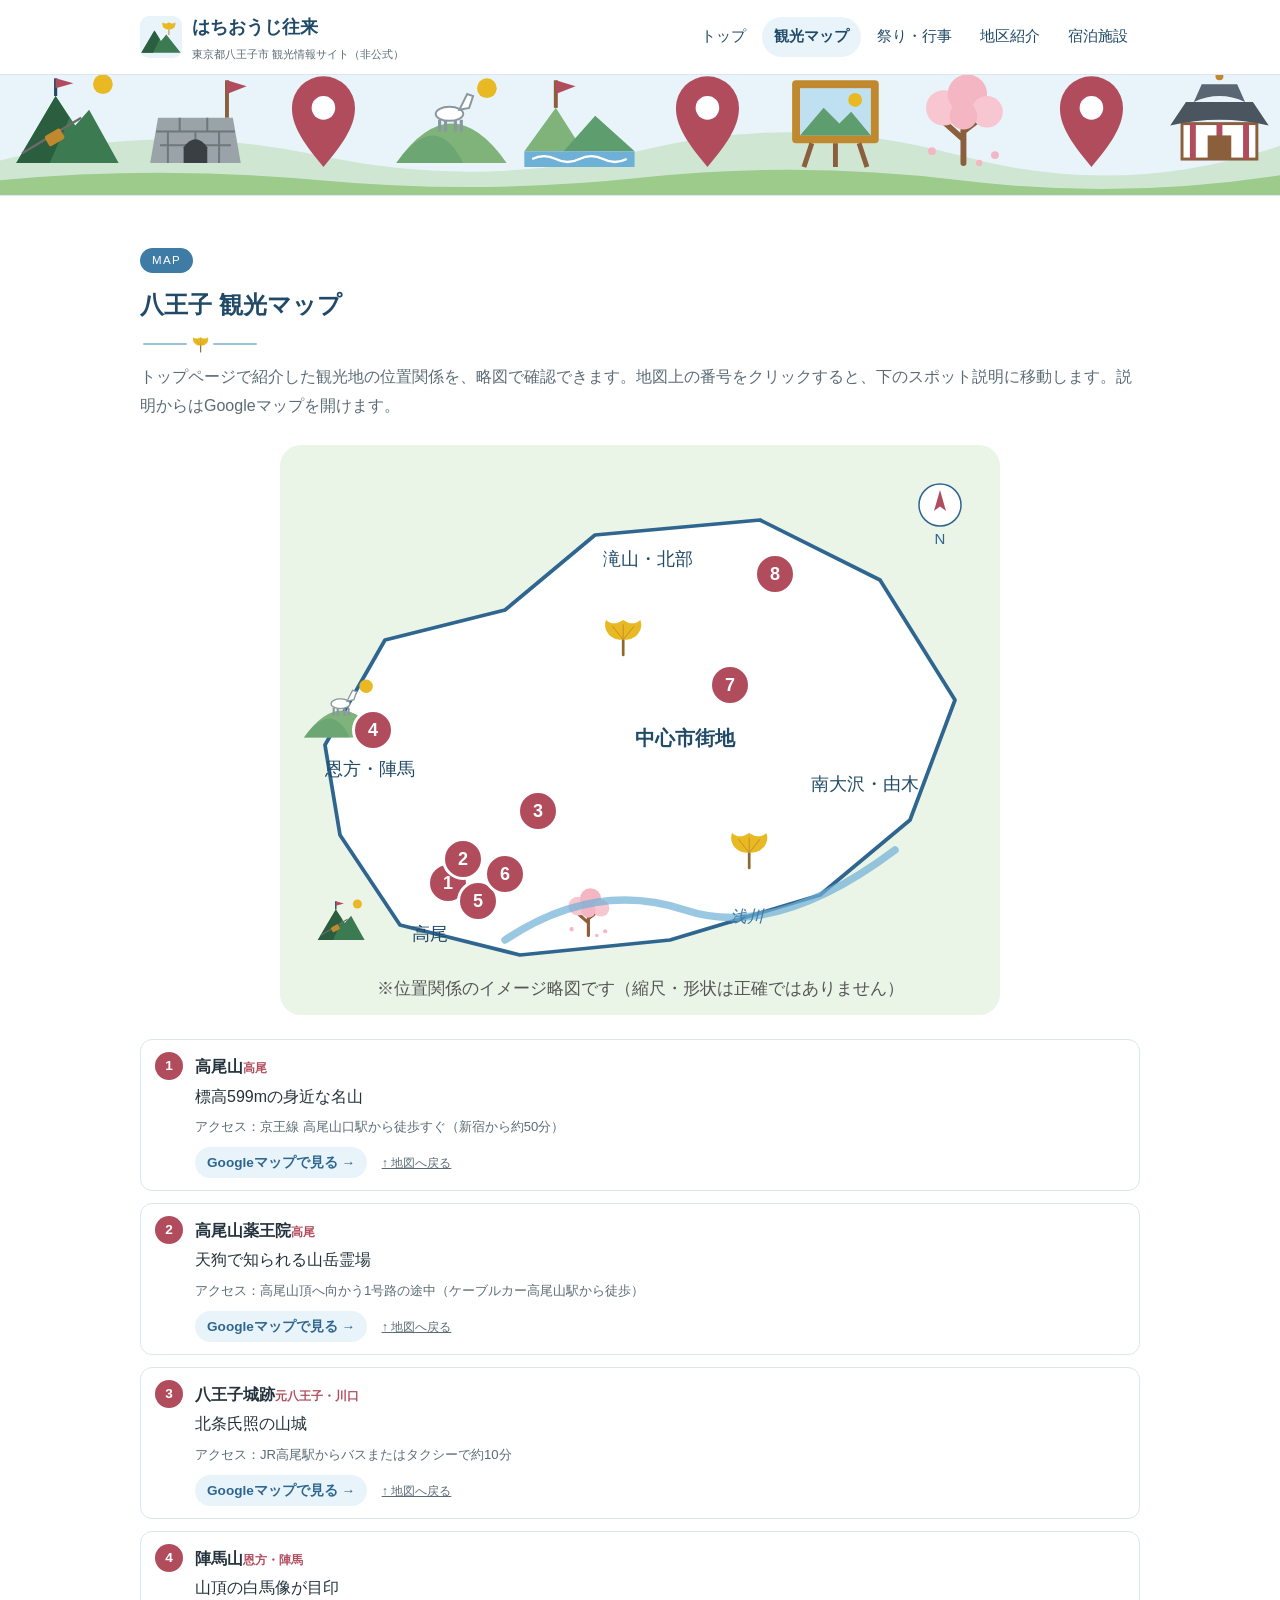
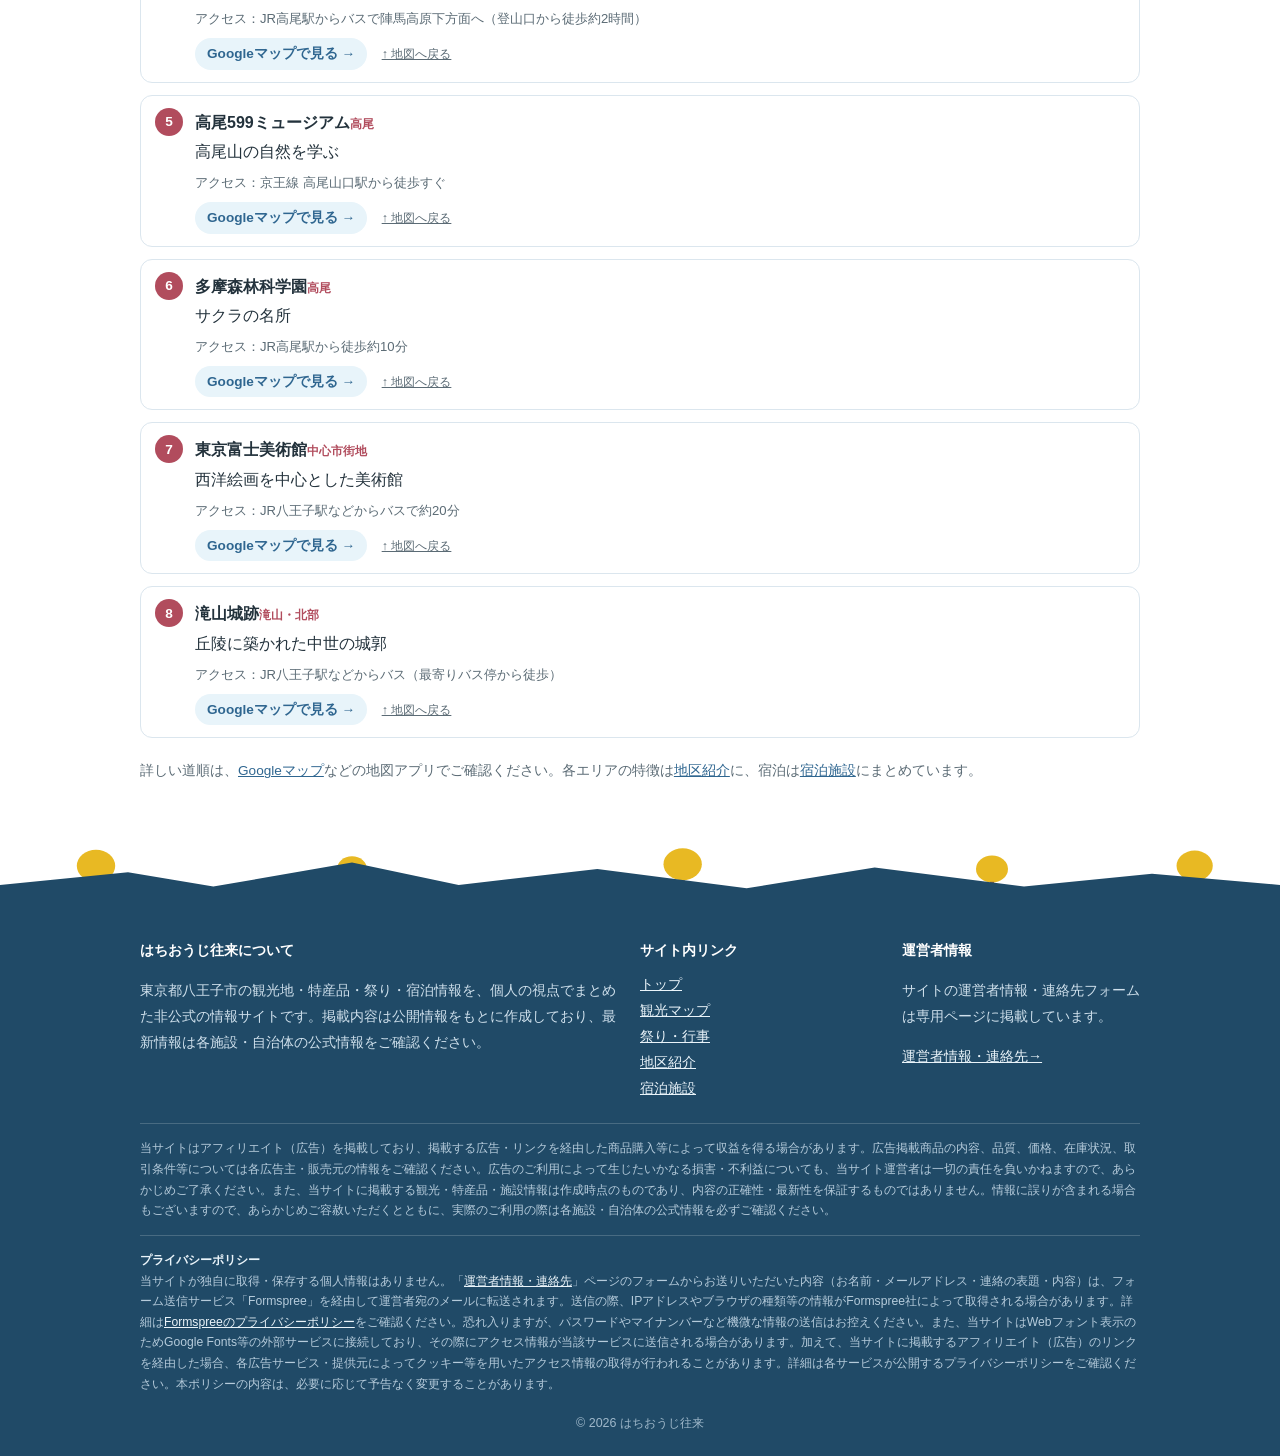
<file: map.html>
<!DOCTYPE html>
<html lang="ja">
<head>
<meta charset="UTF-8">
<meta name="viewport" content="width=device-width, initial-scale=1.0">
<meta name="robots" content="index, follow">
<link rel="canonical" href="https://leben-k.github.io/hachioji/map.html">
<title>観光マップ｜はちおうじ往来</title>
<meta name="description" content="東京都八王子市の主な観光スポットの位置関係を略図で紹介。高尾山、八王子城跡、陣馬山、滝山城跡など。">
<link rel="icon" type="image/svg+xml" href="favicon.svg">
<link rel="stylesheet" href="style.css">
</head>
<body>
<header class="site-header">
<div class="wrap">
<div class="brand">
<svg class="brand-icon" viewBox="0 0 64 64" aria-hidden="true"><rect width="64" height="64" rx="14" fill="#E8F4FA"/><path d="M2 56 L22 22 L32 38 L40 28 L62 56Z" fill="#3C7A52"/><path d="M2 56 L22 22 L30 35 L20 56Z" fill="#2B5E3E"/><g transform="translate(30 4) scale(.5)"><path d="M28 33 C12 34 5 20 9 11 C15 17 22 15 28 11 C34 15 41 17 47 11 C51 20 44 34 28 33Z" fill="#E8B923"/><path d="M28 50 V33" stroke="#C1892E" stroke-width="3"/></g></svg>
<span>はちおうじ往来<span class="brand-sub">東京都八王子市 観光情報サイト（非公式）</span></span>
</div>
<nav class="main-nav">
<a href="index.html">トップ</a><a href="map.html" class="active">観光マップ</a><a href="matsuri.html">祭り・行事</a><a href="areas.html">地区紹介</a><a href="shukuhaku.html">宿泊施設</a>
</nav>
</div>
</header>
<!-- PR表記（ステマ規制・楽天アフィリエイトの規約対応）：広告が実際に表示されたときだけ出ます -->
<div class="pr-top" id="pr-top" role="note" hidden style="background:#fff;border-bottom:1px solid #e6dfd2;"><p style="max-width:1100px;margin:0 auto;padding:7px 16px;text-align:left;font-size:14px;line-height:1.6;color:#333;font-weight:500;"><b style="display:inline-block;background:#8a3a1d;color:#fff;border-radius:4px;padding:0 8px;margin-right:8px;font-size:12px;line-height:1.7;vertical-align:1px;">PR</b>このページには広告を含みます</p></div>
<script>(function(){var n=document.getElementById("pr-top");if(!n)return;function on(e){if(e.classList.contains("is-empty")||!e.getClientRects().length)return false;var c=getComputedStyle(e);if(c.display==="none"||c.visibility==="hidden")return false;return !!e.querySelector("a[href],iframe,img")}function chk(){var s=document.querySelectorAll("[data-ad-slot],.ad-frame");for(var i=0;i<s.length;i++){if(on(s[i])){n.hidden=false;if(mo)mo.disconnect();return}}}var mo=window.MutationObserver?new MutationObserver(function(){clearTimeout(t);t=setTimeout(chk,100)}):null,t;document.addEventListener("DOMContentLoaded",function(){chk();if(mo)mo.observe(document.body,{subtree:true,childList:true,attributes:true,attributeFilter:["hidden","class","style"]})});window.addEventListener("load",chk)})();</script>

<div class="banner"><svg viewBox="0 0 1040 120" preserveAspectRatio="xMidYMax slice" xmlns="http://www.w3.org/2000/svg" aria-hidden="true">
<rect width="1040" height="120" fill="#E8F4FA"/>
<path d="M0 92 Q130 60 260 88 T520 84 T780 88 T1040 80 V120 H0Z" fill="#CFE6D2"/>
<g transform="translate(10 14) scale(1.6)"><path d="M2 50 L22 16 L32 31 L39 23 L54 50Z" fill="#3C7A52"/><path d="M2 50 L22 16 L29 27 L19 50Z" fill="#2B5E3E"/><path d="M22 16V7" stroke="#204A67" stroke-width="1.6"/><path d="M22 7L31 9.5L22 12Z" fill="#B14C5D"/><path d="M5 45 L35 27" stroke="#6b6b6b" stroke-width="1.2"/><rect x="17" y="34" width="9" height="6" rx="1.2" fill="#C1892E" transform="rotate(-30 21.5 37)"/><circle cx="46" cy="10" r="5" fill="#E8B923"/></g><g transform="translate(114 14) scale(1.6)"><path d="M5 50 L9 27 H47 L51 50Z" fill="#9AA3A8"/><path d="M8 34 H48 M10 41 H46 M20 27 V34 M34 27 V34 M14 34 V41 M28 34 V41 M40 34 V41 M14 41 V50 M40 41 V50" stroke="#6E777C" stroke-width="1"/><path d="M22 50 V42 Q28 34 34 42 V50Z" fill="#3A3F44"/><path d="M44 27 V8" stroke="#8B5E3C" stroke-width="2"/><path d="M44 8 L54 11 L44 15Z" fill="#B14C5D"/></g><g transform="translate(218 14) scale(1.6)"><path d="M28 52 C16 38 12 30 12 22 A16 16 0 0 1 44 22 C44 30 40 38 28 52Z" fill="#B14C5D"/><circle cx="28" cy="22" r="6" fill="#fff"/></g><g transform="translate(322 14) scale(1.6)"><path d="M0 50 Q28 10 56 50Z" fill="#7FB37A"/><path d="M0 50 Q20 22 34 50Z" fill="#5E9E6E" opacity=".6"/><ellipse cx="27" cy="25" rx="7" ry="3.6" fill="#fff" stroke="#8a97a0"/><path d="M32 23 L36 15 L39 16 L37 22Z" fill="#fff" stroke="#8a97a0"/><path d="M22 28 V34 M25 28.5 V34 M30 28.5 V34 M33 28 V34" stroke="#8a97a0" stroke-width="1.6"/><circle cx="46" cy="12" r="5" fill="#E8B923"/></g><g transform="translate(426 14) scale(1.6)"><path d="M0 44 L16 22 L30 44Z" fill="#7FB37A"/><path d="M20 44 L36 26 L56 44Z" fill="#5E9E6E"/><path d="M0 44 H56 V52 H0Z" fill="#6FB1D6"/><path d="M4 48 q6 -3 12 0 q6 3 12 0 q6 -3 12 0 q6 3 12 0" stroke="#fff" stroke-width="1.2" fill="none"/><path d="M16 22V8" stroke="#8B5E3C" stroke-width="2"/><path d="M16 8 L26 11 L16 15Z" fill="#B14C5D"/></g><g transform="translate(530 14) scale(1.6)"><path d="M28 52 C16 38 12 30 12 22 A16 16 0 0 1 44 22 C44 30 40 38 28 52Z" fill="#B14C5D"/><circle cx="28" cy="22" r="6" fill="#fff"/></g><g transform="translate(634 14) scale(1.6)"><rect x="6" y="8" width="44" height="32" rx="2" fill="#C1892E"/><rect x="10" y="12" width="36" height="24" fill="#BFE0F0"/><path d="M10 36 L22 22 L30 30 L36 24 L46 36Z" fill="#5E9E6E"/><circle cx="38" cy="18" r="3.5" fill="#E8B923"/><path d="M16 40 L12 52 M40 40 L44 52 M28 40 V52" stroke="#8B5E3C" stroke-width="2.5"/></g><g transform="translate(738 14) scale(1.6)"><path d="M28 50 V30 M28 38 L19 30 M28 34 L37 27" stroke="#8B5E3C" stroke-width="3" stroke-linecap="round" fill="none"/><circle cx="18" cy="22" r="9" fill="#F7C6D0"/><circle cx="30" cy="15" r="10" fill="#F4B6C2"/><circle cx="40" cy="24" r="8" fill="#F7C6D0"/><circle cx="28" cy="26" r="7" fill="#F4B6C2"/><circle cx="12" cy="44" r="2" fill="#F4B6C2"/><circle cx="44" cy="46" r="2" fill="#F4B6C2"/><circle cx="36" cy="50" r="1.6" fill="#F4B6C2"/></g><g transform="translate(842 14) scale(1.6)"><path d="M28 52 C16 38 12 30 12 22 A16 16 0 0 1 44 22 C44 30 40 38 28 52Z" fill="#B14C5D"/><circle cx="28" cy="22" r="6" fill="#fff"/></g><g transform="translate(946 14) scale(1.6)"><rect x="9" y="30" width="38" height="18" fill="#fff" stroke="#8B5E3C" stroke-width="1.5"/><rect x="13" y="30" width="3" height="18" fill="#B14C5D"/><rect x="26.5" y="30" width="3" height="18" fill="#B14C5D"/><rect x="40" y="30" width="3" height="18" fill="#B14C5D"/><path d="M3 31 Q28 25 53 31 L45 19 L11 19Z" fill="#4A5560"/><path d="M15 19 Q28 13 41 19 L37 10 L19 10Z" fill="#5A6672"/><rect x="22" y="36" width="12" height="12" fill="#8B5E3C"/><circle cx="28" cy="6" r="2" fill="#C1892E"/></g>
<path d="M0 108 Q130 96 260 108 T520 106 T780 108 T1040 104 V120 H0Z" fill="#9CCB8B"/>
</svg></div>
<section class="section">
<div class="wrap">
<div class="section-head">
<span class="tag">Map</span>
<h2>八王子 観光マップ</h2>
<svg class="orn" viewBox="0 0 120 20" aria-hidden="true"><path d="M4 10 H46 M74 10 H116" stroke="#9cc3da" stroke-width="2" stroke-linecap="round"/><g transform="translate(50 -1) scale(.38)"><path d="M28 50 V33" stroke="#8B6A2F" stroke-width="3" stroke-linecap="round"/><path d="M28 33 C12 34 5 20 9 11 C15 17 22 15 28 11 C34 15 41 17 47 11 C51 20 44 34 28 33Z" fill="#E8B923"/><path d="M28 33 V16 M28 33 L16 18 M28 33 L40 18" stroke="#C1892E" stroke-width="1" fill="none"/></g></svg>
<p>トップページで紹介した観光地の位置関係を、略図で確認できます。地図上の番号をクリックすると、下のスポット説明に移動します。説明からはGoogleマップを開けます。</p>
</div>
<div class="map-wrap" id="map-top">
<svg class="map-svg" viewBox="0 0 480 380" xmlns="http://www.w3.org/2000/svg" role="img" aria-label="八王子市の主な観光スポットの位置関係を示した略図">
<rect width="480" height="380" rx="14" fill="#EAF4E7"/>
<path d="M30 200 L70 130 L150 110 L210 60 L320 50 L400 90 L450 170 L420 250 L360 300 L260 330 L160 340 L80 320 L40 260 Z" fill="#fff" stroke="#2F6690" stroke-width="2.5" stroke-linejoin="round"/>
<text x="270" y="200" font-size="13" fill="#204A67" text-anchor="middle" font-weight="700">中心市街地</text>
<text x="100" y="330" font-size="12" fill="#204A67" text-anchor="middle">高尾</text>
<text x="390" y="230" font-size="12" fill="#204A67" text-anchor="middle">南大沢・由木</text>
<text x="60" y="220" font-size="12" fill="#204A67" text-anchor="middle">恩方・陣馬</text>
<text x="245" y="80" font-size="12" fill="#204A67" text-anchor="middle">滝山・北部</text>
<g transform="translate(24 300) scale(0.6)"><path d="M2 50 L22 16 L32 31 L39 23 L54 50Z" fill="#3C7A52"/><path d="M2 50 L22 16 L29 27 L19 50Z" fill="#2B5E3E"/><path d="M22 16V7" stroke="#204A67" stroke-width="1.6"/><path d="M22 7L31 9.5L22 12Z" fill="#B14C5D"/><path d="M5 45 L35 27" stroke="#6b6b6b" stroke-width="1.2"/><rect x="17" y="34" width="9" height="6" rx="1.2" fill="#C1892E" transform="rotate(-30 21.5 37)"/><circle cx="46" cy="10" r="5" fill="#E8B923"/></g><g transform="translate(16 150) scale(0.9)"><path d="M0 50 Q28 10 56 50Z" fill="#7FB37A"/><path d="M0 50 Q20 22 34 50Z" fill="#5E9E6E" opacity=".6"/><ellipse cx="27" cy="25" rx="7" ry="3.6" fill="#fff" stroke="#8a97a0"/><path d="M32 23 L36 15 L39 16 L37 22Z" fill="#fff" stroke="#8a97a0"/><path d="M22 28 V34 M25 28.5 V34 M30 28.5 V34 M33 28 V34" stroke="#8a97a0" stroke-width="1.6"/><circle cx="46" cy="12" r="5" fill="#E8B923"/></g><g transform="translate(186 292) scale(0.7)"><path d="M28 50 V30 M28 38 L19 30 M28 34 L37 27" stroke="#8B5E3C" stroke-width="3" stroke-linecap="round" fill="none"/><circle cx="18" cy="22" r="9" fill="#F7C6D0"/><circle cx="30" cy="15" r="10" fill="#F4B6C2"/><circle cx="40" cy="24" r="8" fill="#F7C6D0"/><circle cx="28" cy="26" r="7" fill="#F4B6C2"/><circle cx="12" cy="44" r="2" fill="#F4B6C2"/><circle cx="44" cy="46" r="2" fill="#F4B6C2"/><circle cx="36" cy="50" r="1.6" fill="#F4B6C2"/></g><g transform="translate(296 252) scale(0.6)"><path d="M28 50 V33" stroke="#8B6A2F" stroke-width="3" stroke-linecap="round"/><path d="M28 33 C12 34 5 20 9 11 C15 17 22 15 28 11 C34 15 41 17 47 11 C51 20 44 34 28 33Z" fill="#E8B923"/><path d="M28 33 V16 M28 33 L16 18 M28 33 L40 18" stroke="#C1892E" stroke-width="1" fill="none"/></g><g transform="translate(212 110) scale(0.6)"><path d="M28 50 V33" stroke="#8B6A2F" stroke-width="3" stroke-linecap="round"/><path d="M28 33 C12 34 5 20 9 11 C15 17 22 15 28 11 C34 15 41 17 47 11 C51 20 44 34 28 33Z" fill="#E8B923"/><path d="M28 33 V16 M28 33 L16 18 M28 33 L40 18" stroke="#C1892E" stroke-width="1" fill="none"/></g><path d="M150 330 q60 -40 120 -20 q60 20 140 -40" stroke="#6FB1D6" stroke-width="5" fill="none" stroke-linecap="round" opacity=".7"/><text x="300" y="318" font-size="11" fill="#3E7CA6" font-style="italic">浅川</text><g transform="translate(440 40)"><circle r="14" fill="#fff" stroke="#2F6690"/><path d="M0 -10 L4 4 L0 1 L-4 4Z" fill="#B14C5D"/><text y="26" font-size="10" text-anchor="middle" fill="#2F6690">N</text></g>
<a href="#spot-1" class="pin" aria-label="1. 高尾山の説明へ"><title>1. 高尾山</title><circle cx="112" cy="292" r="13" fill="#B14C5D" stroke="#fff" stroke-width="2"/><text x="112" y="296" text-anchor="middle" font-size="12" font-weight="700" fill="#fff">1</text></a>
<a href="#spot-2" class="pin" aria-label="2. 高尾山薬王院の説明へ"><title>2. 高尾山薬王院</title><circle cx="122" cy="276" r="13" fill="#B14C5D" stroke="#fff" stroke-width="2"/><text x="122" y="280" text-anchor="middle" font-size="12" font-weight="700" fill="#fff">2</text></a>
<a href="#spot-3" class="pin" aria-label="3. 八王子城跡の説明へ"><title>3. 八王子城跡</title><circle cx="172" cy="244" r="13" fill="#B14C5D" stroke="#fff" stroke-width="2"/><text x="172" y="248" text-anchor="middle" font-size="12" font-weight="700" fill="#fff">3</text></a>
<a href="#spot-4" class="pin" aria-label="4. 陣馬山の説明へ"><title>4. 陣馬山</title><circle cx="62" cy="190" r="13" fill="#B14C5D" stroke="#fff" stroke-width="2"/><text x="62" y="194" text-anchor="middle" font-size="12" font-weight="700" fill="#fff">4</text></a>
<a href="#spot-5" class="pin" aria-label="5. 高尾599ミュージアムの説明へ"><title>5. 高尾599ミュージアム</title><circle cx="132" cy="304" r="13" fill="#B14C5D" stroke="#fff" stroke-width="2"/><text x="132" y="308" text-anchor="middle" font-size="12" font-weight="700" fill="#fff">5</text></a>
<a href="#spot-6" class="pin" aria-label="6. 多摩森林科学園の説明へ"><title>6. 多摩森林科学園</title><circle cx="150" cy="286" r="13" fill="#B14C5D" stroke="#fff" stroke-width="2"/><text x="150" y="290" text-anchor="middle" font-size="12" font-weight="700" fill="#fff">6</text></a>
<a href="#spot-7" class="pin" aria-label="7. 東京富士美術館の説明へ"><title>7. 東京富士美術館</title><circle cx="300" cy="160" r="13" fill="#B14C5D" stroke="#fff" stroke-width="2"/><text x="300" y="164" text-anchor="middle" font-size="12" font-weight="700" fill="#fff">7</text></a>
<a href="#spot-8" class="pin" aria-label="8. 滝山城跡の説明へ"><title>8. 滝山城跡</title><circle cx="330" cy="86" r="13" fill="#B14C5D" stroke="#fff" stroke-width="2"/><text x="330" y="90" text-anchor="middle" font-size="12" font-weight="700" fill="#fff">8</text></a>

<text x="240" y="366" font-size="11" fill="#555" text-anchor="middle">※位置関係のイメージ略図です（縮尺・形状は正確ではありません）</text>
</svg>
</div>
<ol class="spot-list">
<li id="spot-1"><span class="num">1</span><div><strong>高尾山</strong><span class="place">高尾</span><br>標高599mの身近な名山<br><span class="access">アクセス：京王線 高尾山口駅から徒歩すぐ（新宿から約50分）</span><br><a class="gmap-link" href="https://www.google.com/maps/search/?api=1&query=%E9%AB%98%E5%B0%BE%E5%B1%B1%20%E5%85%AB%E7%8E%8B%E5%AD%90" target="_blank" rel="noopener noreferrer">Googleマップで見る &rarr;</a> <a class="back-link" href="#map-top">&uarr; 地図へ戻る</a></div></li>
<li id="spot-2"><span class="num">2</span><div><strong>高尾山薬王院</strong><span class="place">高尾</span><br>天狗で知られる山岳霊場<br><span class="access">アクセス：高尾山頂へ向かう1号路の途中（ケーブルカー高尾山駅から徒歩）</span><br><a class="gmap-link" href="https://www.google.com/maps/search/?api=1&query=%E9%AB%98%E5%B0%BE%E5%B1%B1%E8%96%AC%E7%8E%8B%E9%99%A2%20%E5%85%AB%E7%8E%8B%E5%AD%90" target="_blank" rel="noopener noreferrer">Googleマップで見る &rarr;</a> <a class="back-link" href="#map-top">&uarr; 地図へ戻る</a></div></li>
<li id="spot-3"><span class="num">3</span><div><strong>八王子城跡</strong><span class="place">元八王子・川口</span><br>北条氏照の山城<br><span class="access">アクセス：JR高尾駅からバスまたはタクシーで約10分</span><br><a class="gmap-link" href="https://www.google.com/maps/search/?api=1&query=%E5%85%AB%E7%8E%8B%E5%AD%90%E5%9F%8E%E8%B7%A1%20%E5%85%AB%E7%8E%8B%E5%AD%90" target="_blank" rel="noopener noreferrer">Googleマップで見る &rarr;</a> <a class="back-link" href="#map-top">&uarr; 地図へ戻る</a></div></li>
<li id="spot-4"><span class="num">4</span><div><strong>陣馬山</strong><span class="place">恩方・陣馬</span><br>山頂の白馬像が目印<br><span class="access">アクセス：JR高尾駅からバスで陣馬高原下方面へ（登山口から徒歩約2時間）</span><br><a class="gmap-link" href="https://www.google.com/maps/search/?api=1&query=%E9%99%A3%E9%A6%AC%E5%B1%B1%20%E5%85%AB%E7%8E%8B%E5%AD%90" target="_blank" rel="noopener noreferrer">Googleマップで見る &rarr;</a> <a class="back-link" href="#map-top">&uarr; 地図へ戻る</a></div></li>
<li id="spot-5"><span class="num">5</span><div><strong>高尾599ミュージアム</strong><span class="place">高尾</span><br>高尾山の自然を学ぶ<br><span class="access">アクセス：京王線 高尾山口駅から徒歩すぐ</span><br><a class="gmap-link" href="https://www.google.com/maps/search/?api=1&query=%E9%AB%98%E5%B0%BE599%E3%83%9F%E3%83%A5%E3%83%BC%E3%82%B8%E3%82%A2%E3%83%A0%20%E5%85%AB%E7%8E%8B%E5%AD%90" target="_blank" rel="noopener noreferrer">Googleマップで見る &rarr;</a> <a class="back-link" href="#map-top">&uarr; 地図へ戻る</a></div></li>
<li id="spot-6"><span class="num">6</span><div><strong>多摩森林科学園</strong><span class="place">高尾</span><br>サクラの名所<br><span class="access">アクセス：JR高尾駅から徒歩約10分</span><br><a class="gmap-link" href="https://www.google.com/maps/search/?api=1&query=%E5%A4%9A%E6%91%A9%E6%A3%AE%E6%9E%97%E7%A7%91%E5%AD%A6%E5%9C%92%20%E5%85%AB%E7%8E%8B%E5%AD%90" target="_blank" rel="noopener noreferrer">Googleマップで見る &rarr;</a> <a class="back-link" href="#map-top">&uarr; 地図へ戻る</a></div></li>
<li id="spot-7"><span class="num">7</span><div><strong>東京富士美術館</strong><span class="place">中心市街地</span><br>西洋絵画を中心とした美術館<br><span class="access">アクセス：JR八王子駅などからバスで約20分</span><br><a class="gmap-link" href="https://www.google.com/maps/search/?api=1&query=%E6%9D%B1%E4%BA%AC%E5%AF%8C%E5%A3%AB%E7%BE%8E%E8%A1%93%E9%A4%A8%20%E5%85%AB%E7%8E%8B%E5%AD%90" target="_blank" rel="noopener noreferrer">Googleマップで見る &rarr;</a> <a class="back-link" href="#map-top">&uarr; 地図へ戻る</a></div></li>
<li id="spot-8"><span class="num">8</span><div><strong>滝山城跡</strong><span class="place">滝山・北部</span><br>丘陵に築かれた中世の城郭<br><span class="access">アクセス：JR八王子駅などからバス（最寄りバス停から徒歩）</span><br><a class="gmap-link" href="https://www.google.com/maps/search/?api=1&query=%E6%BB%9D%E5%B1%B1%E5%9F%8E%E8%B7%A1%20%E5%85%AB%E7%8E%8B%E5%AD%90" target="_blank" rel="noopener noreferrer">Googleマップで見る &rarr;</a> <a class="back-link" href="#map-top">&uarr; 地図へ戻る</a></div></li>
</ol>
<p class="note">詳しい道順は、<a href="https://www.google.com/maps/search/%E5%85%AB%E7%8E%8B%E5%AD%90%E5%B8%82+%E8%A6%B3%E5%85%89" target="_blank" rel="noopener noreferrer">Googleマップ</a>などの地図アプリでご確認ください。各エリアの特徴は<a href="areas.html">地区紹介</a>に、宿泊は<a href="shukuhaku.html">宿泊施設</a>にまとめています。</p>
</div>
</section>
<section class="section alt-lavender" hidden>
<div class="wrap">
<div class="section-head">
<span class="tag">PR</span>
<h2>広告</h2>
</div>
<div class="ad-row">
<div class="ad-slot" data-ad-slot="ad2" hidden>
<span class="ad-label">広告</span>
<div class="ad-body"></div>
</div>
</div>
</div>
</section>
<div class="skyline" aria-hidden="true"><svg viewBox="0 0 1200 70" preserveAspectRatio="none" xmlns="http://www.w3.org/2000/svg">
<g fill="#E8B923"><ellipse cx="90" cy="26" rx="18" ry="20"/><ellipse cx="330" cy="30" rx="14" ry="16"/><ellipse cx="640" cy="24" rx="18" ry="20"/><ellipse cx="930" cy="30" rx="15" ry="17"/><ellipse cx="1120" cy="26" rx="17" ry="19"/></g>
<g fill="#8B5E3C"><rect x="88" y="44" width="4" height="26"/><rect x="328" y="44" width="4" height="26"/><rect x="638" y="44" width="4" height="26"/><rect x="928" y="46" width="4" height="24"/><rect x="1118" y="44" width="4" height="26"/></g>
<path d="M0 70 V50 L120 34 L200 52 L330 22 L430 50 L560 30 L700 54 L820 28 L960 52 L1080 36 L1200 50 V70Z" fill="#204A67"/>
</svg></div>
<footer class="site-footer">
<div class="wrap">
<div class="footer-grid">
<div>
<h4>はちおうじ往来について</h4>
<p>東京都八王子市の観光地・特産品・祭り・宿泊情報を、個人の視点でまとめた非公式の情報サイトです。掲載内容は公開情報をもとに作成しており、最新情報は各施設・自治体の公式情報をご確認ください。</p>
</div>
<div>
<h4>サイト内リンク</h4>
<ul>
<li><a href="index.html">トップ</a></li><li><a href="map.html">観光マップ</a></li><li><a href="matsuri.html">祭り・行事</a></li><li><a href="areas.html">地区紹介</a></li><li><a href="shukuhaku.html">宿泊施設</a></li>
</ul>
</div>
<div>
<h4>運営者情報</h4>
<p>サイトの運営者情報・連絡先フォームは専用ページに掲載しています。</p>
<ul>
<li><a href="unei.html">運営者情報・連絡先&rarr;</a></li>
</ul>
</div>
</div>
<div class="disclaimer">
当サイトはアフィリエイト（広告）を掲載しており、掲載する広告・リンクを経由した商品購入等によって収益を得る場合があります。広告掲載商品の内容、品質、価格、在庫状況、取引条件等については各広告主・販売元の情報をご確認ください。広告のご利用によって生じたいかなる損害・不利益についても、当サイト運営者は一切の責任を負いかねますので、あらかじめご了承ください。また、当サイトに掲載する観光・特産品・施設情報は作成時点のものであり、内容の正確性・最新性を保証するものではありません。情報に誤りが含まれる場合もございますので、あらかじめご容赦いただくとともに、実際のご利用の際は各施設・自治体の公式情報を必ずご確認ください。
</div>
<div class="disclaimer" id="privacy" style="margin-top:14px;">
<strong>プライバシーポリシー</strong><br>
当サイトが独自に取得・保存する個人情報はありません。「<a href="unei.html">運営者情報・連絡先</a>」ページのフォームからお送りいただいた内容（お名前・メールアドレス・連絡の表題・内容）は、フォーム送信サービス「Formspree」を経由して運営者宛のメールに転送されます。送信の際、IPアドレスやブラウザの種類等の情報がFormspree社によって取得される場合があります。詳細は<a href="https://formspree.io/legal/privacy-policy/" target="_blank" rel="noopener noreferrer">Formspreeのプライバシーポリシー</a>をご確認ください。恐れ入りますが、パスワードやマイナンバーなど機微な情報の送信はお控えください。また、当サイトはWebフォント表示のためGoogle Fonts等の外部サービスに接続しており、その際にアクセス情報が当該サービスに送信される場合があります。加えて、当サイトに掲載するアフィリエイト（広告）のリンクを経由した場合、各広告サービス・提供元によってクッキー等を用いたアクセス情報の取得が行われることがあります。詳細は各サービスが公開するプライバシーポリシーをご確認ください。本ポリシーの内容は、必要に応じて予告なく変更することがあります。
</div>
<div class="copyright"><span id="copyright-text">© 2026 はちおうじ往来</span></div>
</div>
</footer>
<script>
(function(){
var startYear = 2026;
var currentYear = new Date().getFullYear();
var yearText = currentYear > startYear ? (startYear + '-' + currentYear) : String(startYear);
var el = document.getElementById('copyright-text');
if (el) { el.textContent = '\u00A9 ' + yearText + ' はちおうじ往来'; }
})();
</script>
<script src="ads.js" defer></script>
</body>
</html>
</file>
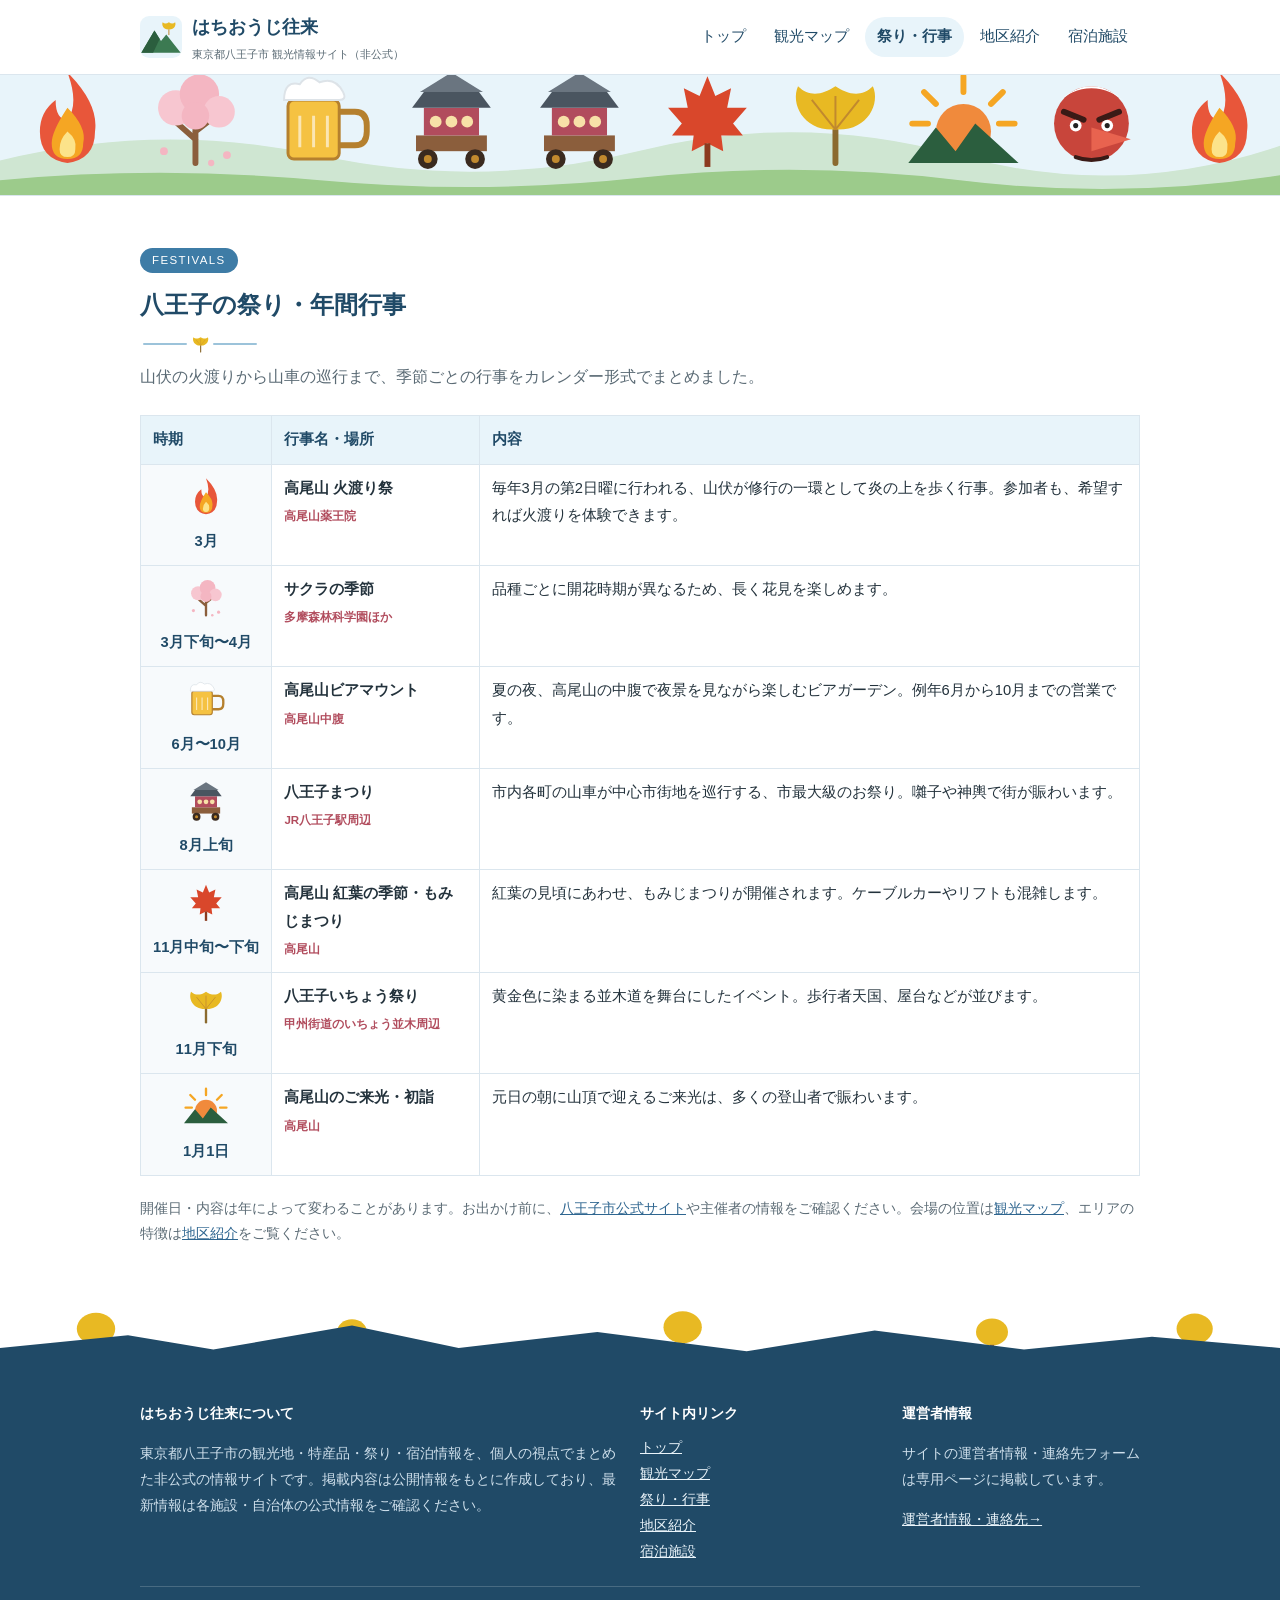
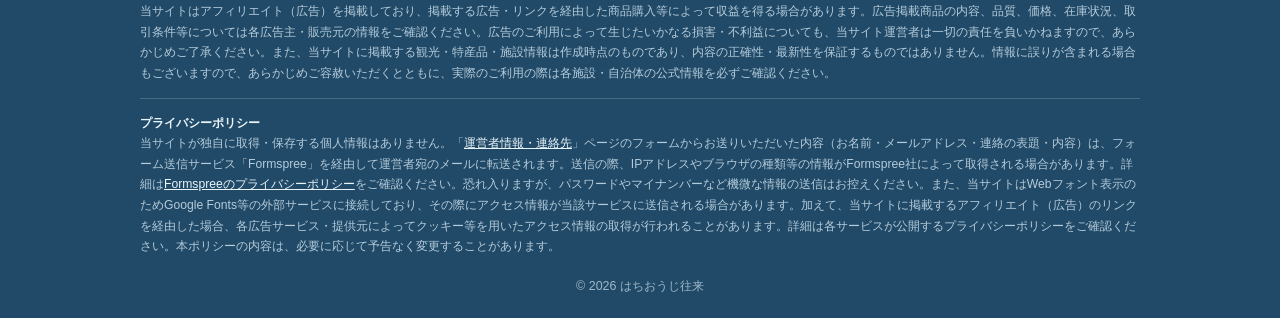
<file: matsuri.html>
<!DOCTYPE html>
<html lang="ja">
<head>
<meta charset="UTF-8">
<meta name="viewport" content="width=device-width, initial-scale=1.0">
<meta name="robots" content="index, follow">
<link rel="canonical" href="https://leben-k.github.io/hachioji/matsuri.html">
<title>祭り・行事｜はちおうじ往来</title>
<meta name="description" content="東京都八王子市の祭り・年間行事一覧。高尾山火渡り祭、八王子まつり、八王子いちょう祭り、高尾山の紅葉など。">
<link rel="icon" type="image/svg+xml" href="favicon.svg">
<link rel="stylesheet" href="style.css">
</head>
<body>
<header class="site-header">
<div class="wrap">
<div class="brand">
<svg class="brand-icon" viewBox="0 0 64 64" aria-hidden="true"><rect width="64" height="64" rx="14" fill="#E8F4FA"/><path d="M2 56 L22 22 L32 38 L40 28 L62 56Z" fill="#3C7A52"/><path d="M2 56 L22 22 L30 35 L20 56Z" fill="#2B5E3E"/><g transform="translate(30 4) scale(.5)"><path d="M28 33 C12 34 5 20 9 11 C15 17 22 15 28 11 C34 15 41 17 47 11 C51 20 44 34 28 33Z" fill="#E8B923"/><path d="M28 50 V33" stroke="#C1892E" stroke-width="3"/></g></svg>
<span>はちおうじ往来<span class="brand-sub">東京都八王子市 観光情報サイト（非公式）</span></span>
</div>
<nav class="main-nav">
<a href="index.html">トップ</a><a href="map.html">観光マップ</a><a href="matsuri.html" class="active">祭り・行事</a><a href="areas.html">地区紹介</a><a href="shukuhaku.html">宿泊施設</a>
</nav>
</div>
</header>
<!-- PR表記（ステマ規制・楽天アフィリエイトの規約対応）：広告が実際に表示されたときだけ出ます -->
<div class="pr-top" id="pr-top" role="note" hidden style="background:#fff;border-bottom:1px solid #e6dfd2;"><p style="max-width:1100px;margin:0 auto;padding:7px 16px;text-align:left;font-size:14px;line-height:1.6;color:#333;font-weight:500;"><b style="display:inline-block;background:#8a3a1d;color:#fff;border-radius:4px;padding:0 8px;margin-right:8px;font-size:12px;line-height:1.7;vertical-align:1px;">PR</b>このページには広告を含みます</p></div>
<script>(function(){var n=document.getElementById("pr-top");if(!n)return;function on(e){if(e.classList.contains("is-empty")||!e.getClientRects().length)return false;var c=getComputedStyle(e);if(c.display==="none"||c.visibility==="hidden")return false;return !!e.querySelector("a[href],iframe,img")}function chk(){var s=document.querySelectorAll("[data-ad-slot],.ad-frame");for(var i=0;i<s.length;i++){if(on(s[i])){n.hidden=false;if(mo)mo.disconnect();return}}}var mo=window.MutationObserver?new MutationObserver(function(){clearTimeout(t);t=setTimeout(chk,100)}):null,t;document.addEventListener("DOMContentLoaded",function(){chk();if(mo)mo.observe(document.body,{subtree:true,childList:true,attributes:true,attributeFilter:["hidden","class","style"]})});window.addEventListener("load",chk)})();</script>

<div class="banner"><svg viewBox="0 0 1040 120" preserveAspectRatio="xMidYMax slice" xmlns="http://www.w3.org/2000/svg" aria-hidden="true">
<rect width="1040" height="120" fill="#E8F4FA"/>
<path d="M0 92 Q130 60 260 88 T520 84 T780 88 T1040 80 V120 H0Z" fill="#CFE6D2"/>
<g transform="translate(10 14) scale(1.6)"><path d="M28 4 Q44 20 42 34 Q42 48 28 50 Q14 48 14 34 Q14 24 22 18 Q22 28 28 28 Q34 20 28 4Z" fill="#E8563A"/><path d="M28 22 Q38 32 36 40 Q36 48 28 48 Q20 48 20 40 Q20 34 28 22Z" fill="#F5A623"/><path d="M28 34 Q33 38 32 43 Q32 47 28 47 Q24 47 24 43 Q24 38 28 34Z" fill="#FCE38A"/></g><g transform="translate(114 14) scale(1.6)"><path d="M28 50 V30 M28 38 L19 30 M28 34 L37 27" stroke="#8B5E3C" stroke-width="3" stroke-linecap="round" fill="none"/><circle cx="18" cy="22" r="9" fill="#F7C6D0"/><circle cx="30" cy="15" r="10" fill="#F4B6C2"/><circle cx="40" cy="24" r="8" fill="#F7C6D0"/><circle cx="28" cy="26" r="7" fill="#F4B6C2"/><circle cx="12" cy="44" r="2" fill="#F4B6C2"/><circle cx="44" cy="46" r="2" fill="#F4B6C2"/><circle cx="36" cy="50" r="1.6" fill="#F4B6C2"/></g><g transform="translate(218 14) scale(1.6)"><rect x="10" y="18" width="26" height="30" rx="3" fill="#F5C242" stroke="#B5802E" stroke-width="1.5"/><path d="M36 24 H44 Q50 24 50 31 V34 Q50 41 44 41 H36" fill="none" stroke="#B5802E" stroke-width="3"/><path d="M8 18 Q8 8 16 10 Q20 4 26 9 Q34 6 38 14 Q40 18 36 18Z" fill="#fff" stroke="#dde3e8"/><path d="M16 26 V42 M23 26 V42 M30 26 V42" stroke="#fff" stroke-width="1.5" opacity=".6"/></g><g transform="translate(322 14) scale(1.6)"><rect x="10" y="36" width="36" height="8" fill="#8B5E3C"/><rect x="14" y="22" width="28" height="14" fill="#B14C5D"/><path d="M8 22 H48 L42 14 H14Z" fill="#4A5560"/><path d="M12 14 L28 4 L44 14Z" fill="#6A7580"/><circle cx="20" cy="29" r="3" fill="#F7E1A8"/><circle cx="28" cy="29" r="3" fill="#F7E1A8"/><circle cx="36" cy="29" r="3" fill="#F7E1A8"/><circle cx="16" cy="48" r="5" fill="#3a2a1f"/><circle cx="40" cy="48" r="5" fill="#3a2a1f"/><circle cx="16" cy="48" r="2" fill="#C1892E"/><circle cx="40" cy="48" r="2" fill="#C1892E"/></g><g transform="translate(426 14) scale(1.6)"><rect x="10" y="36" width="36" height="8" fill="#8B5E3C"/><rect x="14" y="22" width="28" height="14" fill="#B14C5D"/><path d="M8 22 H48 L42 14 H14Z" fill="#4A5560"/><path d="M12 14 L28 4 L44 14Z" fill="#6A7580"/><circle cx="20" cy="29" r="3" fill="#F7E1A8"/><circle cx="28" cy="29" r="3" fill="#F7E1A8"/><circle cx="36" cy="29" r="3" fill="#F7E1A8"/><circle cx="16" cy="48" r="5" fill="#3a2a1f"/><circle cx="40" cy="48" r="5" fill="#3a2a1f"/><circle cx="16" cy="48" r="2" fill="#C1892E"/><circle cx="40" cy="48" r="2" fill="#C1892E"/></g><g transform="translate(530 14) scale(1.6)"><path d="M28 6 L32 16 L40 12 L38 22 L48 22 L41 30 L46 36 L35 36 L36 44 L28 40 L20 44 L21 36 L10 36 L15 30 L8 22 L18 22 L16 12 L24 16Z" fill="#D9472B"/><path d="M28 40 V52" stroke="#8B3A1F" stroke-width="3"/></g><g transform="translate(634 14) scale(1.6)"><path d="M28 50 V33" stroke="#8B6A2F" stroke-width="3" stroke-linecap="round"/><path d="M28 33 C12 34 5 20 9 11 C15 17 22 15 28 11 C34 15 41 17 47 11 C51 20 44 34 28 33Z" fill="#E8B923"/><path d="M28 33 V16 M28 33 L16 18 M28 33 L40 18" stroke="#C1892E" stroke-width="1" fill="none"/></g><g transform="translate(738 14) scale(1.6)"><circle cx="28" cy="34" r="14" fill="#F08A3C"/><path d="M28 6 V14 M8 14 L14 20 M48 14 L42 20 M2 30 H10 M46 30 H54" stroke="#F5A623" stroke-width="3" stroke-linecap="round"/><path d="M0 50 L14 32 L24 44 L34 30 L56 50Z" fill="#2B5E3E"/></g><g transform="translate(842 14) scale(1.6)"><circle cx="28" cy="30" r="19" fill="#C8453B"/><path d="M10 20 Q28 2 46 20 Q38 12 28 12 Q18 12 10 20Z" fill="#fff"/><path d="M14 24 L24 28 M42 24 L32 28" stroke="#3a1a16" stroke-width="3" stroke-linecap="round"/><circle cx="20" cy="31" r="3" fill="#fff"/><circle cx="36" cy="31" r="3" fill="#fff"/><circle cx="20" cy="31" r="1.3" fill="#222"/><circle cx="36" cy="31" r="1.3" fill="#222"/><path d="M28 32 L48 38 L28 44Z" fill="#E8634F"/><path d="M20 47 Q28 50 36 47" stroke="#3a1a16" stroke-width="2" fill="none" stroke-linecap="round"/></g><g transform="translate(946 14) scale(1.6)"><path d="M28 4 Q44 20 42 34 Q42 48 28 50 Q14 48 14 34 Q14 24 22 18 Q22 28 28 28 Q34 20 28 4Z" fill="#E8563A"/><path d="M28 22 Q38 32 36 40 Q36 48 28 48 Q20 48 20 40 Q20 34 28 22Z" fill="#F5A623"/><path d="M28 34 Q33 38 32 43 Q32 47 28 47 Q24 47 24 43 Q24 38 28 34Z" fill="#FCE38A"/></g>
<path d="M0 108 Q130 96 260 108 T520 106 T780 108 T1040 104 V120 H0Z" fill="#9CCB8B"/>
</svg></div>
<section class="section">
<div class="wrap">
<div class="section-head">
<span class="tag">Festivals</span>
<h2>八王子の祭り・年間行事</h2>
<svg class="orn" viewBox="0 0 120 20" aria-hidden="true"><path d="M4 10 H46 M74 10 H116" stroke="#9cc3da" stroke-width="2" stroke-linecap="round"/><g transform="translate(50 -1) scale(.38)"><path d="M28 50 V33" stroke="#8B6A2F" stroke-width="3" stroke-linecap="round"/><path d="M28 33 C12 34 5 20 9 11 C15 17 22 15 28 11 C34 15 41 17 47 11 C51 20 44 34 28 33Z" fill="#E8B923"/><path d="M28 33 V16 M28 33 L16 18 M28 33 L40 18" stroke="#C1892E" stroke-width="1" fill="none"/></g></svg>
<p>山伏の火渡りから山車の巡行まで、季節ごとの行事をカレンダー形式でまとめました。</p>
</div>
<div class="table-wrap">
<table class="event-table">
<thead><tr><th>時期</th><th>行事名・場所</th><th>内容</th></tr></thead>
<tbody>
<tr><th><svg class="icon sm" viewBox="0 0 56 56" aria-hidden="true"><path d="M28 4 Q44 20 42 34 Q42 48 28 50 Q14 48 14 34 Q14 24 22 18 Q22 28 28 28 Q34 20 28 4Z" fill="#E8563A"/><path d="M28 22 Q38 32 36 40 Q36 48 28 48 Q20 48 20 40 Q20 34 28 22Z" fill="#F5A623"/><path d="M28 34 Q33 38 32 43 Q32 47 28 47 Q24 47 24 43 Q24 38 28 34Z" fill="#FCE38A"/></svg><br>3月</th><td><strong>高尾山 火渡り祭</strong><br><span class="place">高尾山薬王院</span></td><td>毎年3月の第2日曜に行われる、山伏が修行の一環として炎の上を歩く行事。参加者も、希望すれば火渡りを体験できます。</td></tr>
<tr><th><svg class="icon sm" viewBox="0 0 56 56" aria-hidden="true"><path d="M28 50 V30 M28 38 L19 30 M28 34 L37 27" stroke="#8B5E3C" stroke-width="3" stroke-linecap="round" fill="none"/><circle cx="18" cy="22" r="9" fill="#F7C6D0"/><circle cx="30" cy="15" r="10" fill="#F4B6C2"/><circle cx="40" cy="24" r="8" fill="#F7C6D0"/><circle cx="28" cy="26" r="7" fill="#F4B6C2"/><circle cx="12" cy="44" r="2" fill="#F4B6C2"/><circle cx="44" cy="46" r="2" fill="#F4B6C2"/><circle cx="36" cy="50" r="1.6" fill="#F4B6C2"/></svg><br>3月下旬〜4月</th><td><strong>サクラの季節</strong><br><span class="place">多摩森林科学園ほか</span></td><td>品種ごとに開花時期が異なるため、長く花見を楽しめます。</td></tr>
<tr><th><svg class="icon sm" viewBox="0 0 56 56" aria-hidden="true"><rect x="10" y="18" width="26" height="30" rx="3" fill="#F5C242" stroke="#B5802E" stroke-width="1.5"/><path d="M36 24 H44 Q50 24 50 31 V34 Q50 41 44 41 H36" fill="none" stroke="#B5802E" stroke-width="3"/><path d="M8 18 Q8 8 16 10 Q20 4 26 9 Q34 6 38 14 Q40 18 36 18Z" fill="#fff" stroke="#dde3e8"/><path d="M16 26 V42 M23 26 V42 M30 26 V42" stroke="#fff" stroke-width="1.5" opacity=".6"/></svg><br>6月〜10月</th><td><strong>高尾山ビアマウント</strong><br><span class="place">高尾山中腹</span></td><td>夏の夜、高尾山の中腹で夜景を見ながら楽しむビアガーデン。例年6月から10月までの営業です。</td></tr>
<tr><th><svg class="icon sm" viewBox="0 0 56 56" aria-hidden="true"><rect x="10" y="36" width="36" height="8" fill="#8B5E3C"/><rect x="14" y="22" width="28" height="14" fill="#B14C5D"/><path d="M8 22 H48 L42 14 H14Z" fill="#4A5560"/><path d="M12 14 L28 4 L44 14Z" fill="#6A7580"/><circle cx="20" cy="29" r="3" fill="#F7E1A8"/><circle cx="28" cy="29" r="3" fill="#F7E1A8"/><circle cx="36" cy="29" r="3" fill="#F7E1A8"/><circle cx="16" cy="48" r="5" fill="#3a2a1f"/><circle cx="40" cy="48" r="5" fill="#3a2a1f"/><circle cx="16" cy="48" r="2" fill="#C1892E"/><circle cx="40" cy="48" r="2" fill="#C1892E"/></svg><br>8月上旬</th><td><strong>八王子まつり</strong><br><span class="place">JR八王子駅周辺</span></td><td>市内各町の山車が中心市街地を巡行する、市最大級のお祭り。囃子や神輿で街が賑わいます。</td></tr>
<tr><th><svg class="icon sm" viewBox="0 0 56 56" aria-hidden="true"><path d="M28 6 L32 16 L40 12 L38 22 L48 22 L41 30 L46 36 L35 36 L36 44 L28 40 L20 44 L21 36 L10 36 L15 30 L8 22 L18 22 L16 12 L24 16Z" fill="#D9472B"/><path d="M28 40 V52" stroke="#8B3A1F" stroke-width="3"/></svg><br>11月中旬〜下旬</th><td><strong>高尾山 紅葉の季節・もみじまつり</strong><br><span class="place">高尾山</span></td><td>紅葉の見頃にあわせ、もみじまつりが開催されます。ケーブルカーやリフトも混雑します。</td></tr>
<tr><th><svg class="icon sm" viewBox="0 0 56 56" aria-hidden="true"><path d="M28 50 V33" stroke="#8B6A2F" stroke-width="3" stroke-linecap="round"/><path d="M28 33 C12 34 5 20 9 11 C15 17 22 15 28 11 C34 15 41 17 47 11 C51 20 44 34 28 33Z" fill="#E8B923"/><path d="M28 33 V16 M28 33 L16 18 M28 33 L40 18" stroke="#C1892E" stroke-width="1" fill="none"/></svg><br>11月下旬</th><td><strong>八王子いちょう祭り</strong><br><span class="place">甲州街道のいちょう並木周辺</span></td><td>黄金色に染まる並木道を舞台にしたイベント。歩行者天国、屋台などが並びます。</td></tr>
<tr><th><svg class="icon sm" viewBox="0 0 56 56" aria-hidden="true"><circle cx="28" cy="34" r="14" fill="#F08A3C"/><path d="M28 6 V14 M8 14 L14 20 M48 14 L42 20 M2 30 H10 M46 30 H54" stroke="#F5A623" stroke-width="3" stroke-linecap="round"/><path d="M0 50 L14 32 L24 44 L34 30 L56 50Z" fill="#2B5E3E"/></svg><br>1月1日</th><td><strong>高尾山のご来光・初詣</strong><br><span class="place">高尾山</span></td><td>元日の朝に山頂で迎えるご来光は、多くの登山者で賑わいます。</td></tr>
</tbody>
</table>
</div>
<p class="note">開催日・内容は年によって変わることがあります。お出かけ前に、<a href="https://www.city.hachioji.tokyo.jp/" target="_blank" rel="noopener noreferrer">八王子市公式サイト</a>や主催者の情報をご確認ください。会場の位置は<a href="map.html">観光マップ</a>、エリアの特徴は<a href="areas.html">地区紹介</a>をご覧ください。</p>
</div>
</section>
<section class="section alt-lavender" hidden>
<div class="wrap">
<div class="section-head">
<span class="tag">PR</span>
<h2>広告</h2>
</div>
<div class="ad-row">
<div class="ad-slot" data-ad-slot="ad3" hidden>
<span class="ad-label">広告</span>
<div class="ad-body"></div>
</div>
</div>
</div>
</section>
<div class="skyline" aria-hidden="true"><svg viewBox="0 0 1200 70" preserveAspectRatio="none" xmlns="http://www.w3.org/2000/svg">
<g fill="#E8B923"><ellipse cx="90" cy="26" rx="18" ry="20"/><ellipse cx="330" cy="30" rx="14" ry="16"/><ellipse cx="640" cy="24" rx="18" ry="20"/><ellipse cx="930" cy="30" rx="15" ry="17"/><ellipse cx="1120" cy="26" rx="17" ry="19"/></g>
<g fill="#8B5E3C"><rect x="88" y="44" width="4" height="26"/><rect x="328" y="44" width="4" height="26"/><rect x="638" y="44" width="4" height="26"/><rect x="928" y="46" width="4" height="24"/><rect x="1118" y="44" width="4" height="26"/></g>
<path d="M0 70 V50 L120 34 L200 52 L330 22 L430 50 L560 30 L700 54 L820 28 L960 52 L1080 36 L1200 50 V70Z" fill="#204A67"/>
</svg></div>
<footer class="site-footer">
<div class="wrap">
<div class="footer-grid">
<div>
<h4>はちおうじ往来について</h4>
<p>東京都八王子市の観光地・特産品・祭り・宿泊情報を、個人の視点でまとめた非公式の情報サイトです。掲載内容は公開情報をもとに作成しており、最新情報は各施設・自治体の公式情報をご確認ください。</p>
</div>
<div>
<h4>サイト内リンク</h4>
<ul>
<li><a href="index.html">トップ</a></li><li><a href="map.html">観光マップ</a></li><li><a href="matsuri.html">祭り・行事</a></li><li><a href="areas.html">地区紹介</a></li><li><a href="shukuhaku.html">宿泊施設</a></li>
</ul>
</div>
<div>
<h4>運営者情報</h4>
<p>サイトの運営者情報・連絡先フォームは専用ページに掲載しています。</p>
<ul>
<li><a href="unei.html">運営者情報・連絡先&rarr;</a></li>
</ul>
</div>
</div>
<div class="disclaimer">
当サイトはアフィリエイト（広告）を掲載しており、掲載する広告・リンクを経由した商品購入等によって収益を得る場合があります。広告掲載商品の内容、品質、価格、在庫状況、取引条件等については各広告主・販売元の情報をご確認ください。広告のご利用によって生じたいかなる損害・不利益についても、当サイト運営者は一切の責任を負いかねますので、あらかじめご了承ください。また、当サイトに掲載する観光・特産品・施設情報は作成時点のものであり、内容の正確性・最新性を保証するものではありません。情報に誤りが含まれる場合もございますので、あらかじめご容赦いただくとともに、実際のご利用の際は各施設・自治体の公式情報を必ずご確認ください。
</div>
<div class="disclaimer" id="privacy" style="margin-top:14px;">
<strong>プライバシーポリシー</strong><br>
当サイトが独自に取得・保存する個人情報はありません。「<a href="unei.html">運営者情報・連絡先</a>」ページのフォームからお送りいただいた内容（お名前・メールアドレス・連絡の表題・内容）は、フォーム送信サービス「Formspree」を経由して運営者宛のメールに転送されます。送信の際、IPアドレスやブラウザの種類等の情報がFormspree社によって取得される場合があります。詳細は<a href="https://formspree.io/legal/privacy-policy/" target="_blank" rel="noopener noreferrer">Formspreeのプライバシーポリシー</a>をご確認ください。恐れ入りますが、パスワードやマイナンバーなど機微な情報の送信はお控えください。また、当サイトはWebフォント表示のためGoogle Fonts等の外部サービスに接続しており、その際にアクセス情報が当該サービスに送信される場合があります。加えて、当サイトに掲載するアフィリエイト（広告）のリンクを経由した場合、各広告サービス・提供元によってクッキー等を用いたアクセス情報の取得が行われることがあります。詳細は各サービスが公開するプライバシーポリシーをご確認ください。本ポリシーの内容は、必要に応じて予告なく変更することがあります。
</div>
<div class="copyright"><span id="copyright-text">© 2026 はちおうじ往来</span></div>
</div>
</footer>
<script>
(function(){
var startYear = 2026;
var currentYear = new Date().getFullYear();
var yearText = currentYear > startYear ? (startYear + '-' + currentYear) : String(startYear);
var el = document.getElementById('copyright-text');
if (el) { el.textContent = '\u00A9 ' + yearText + ' はちおうじ往来'; }
})();
</script>
<script src="ads.js" defer></script>
</body>
</html>
</file>
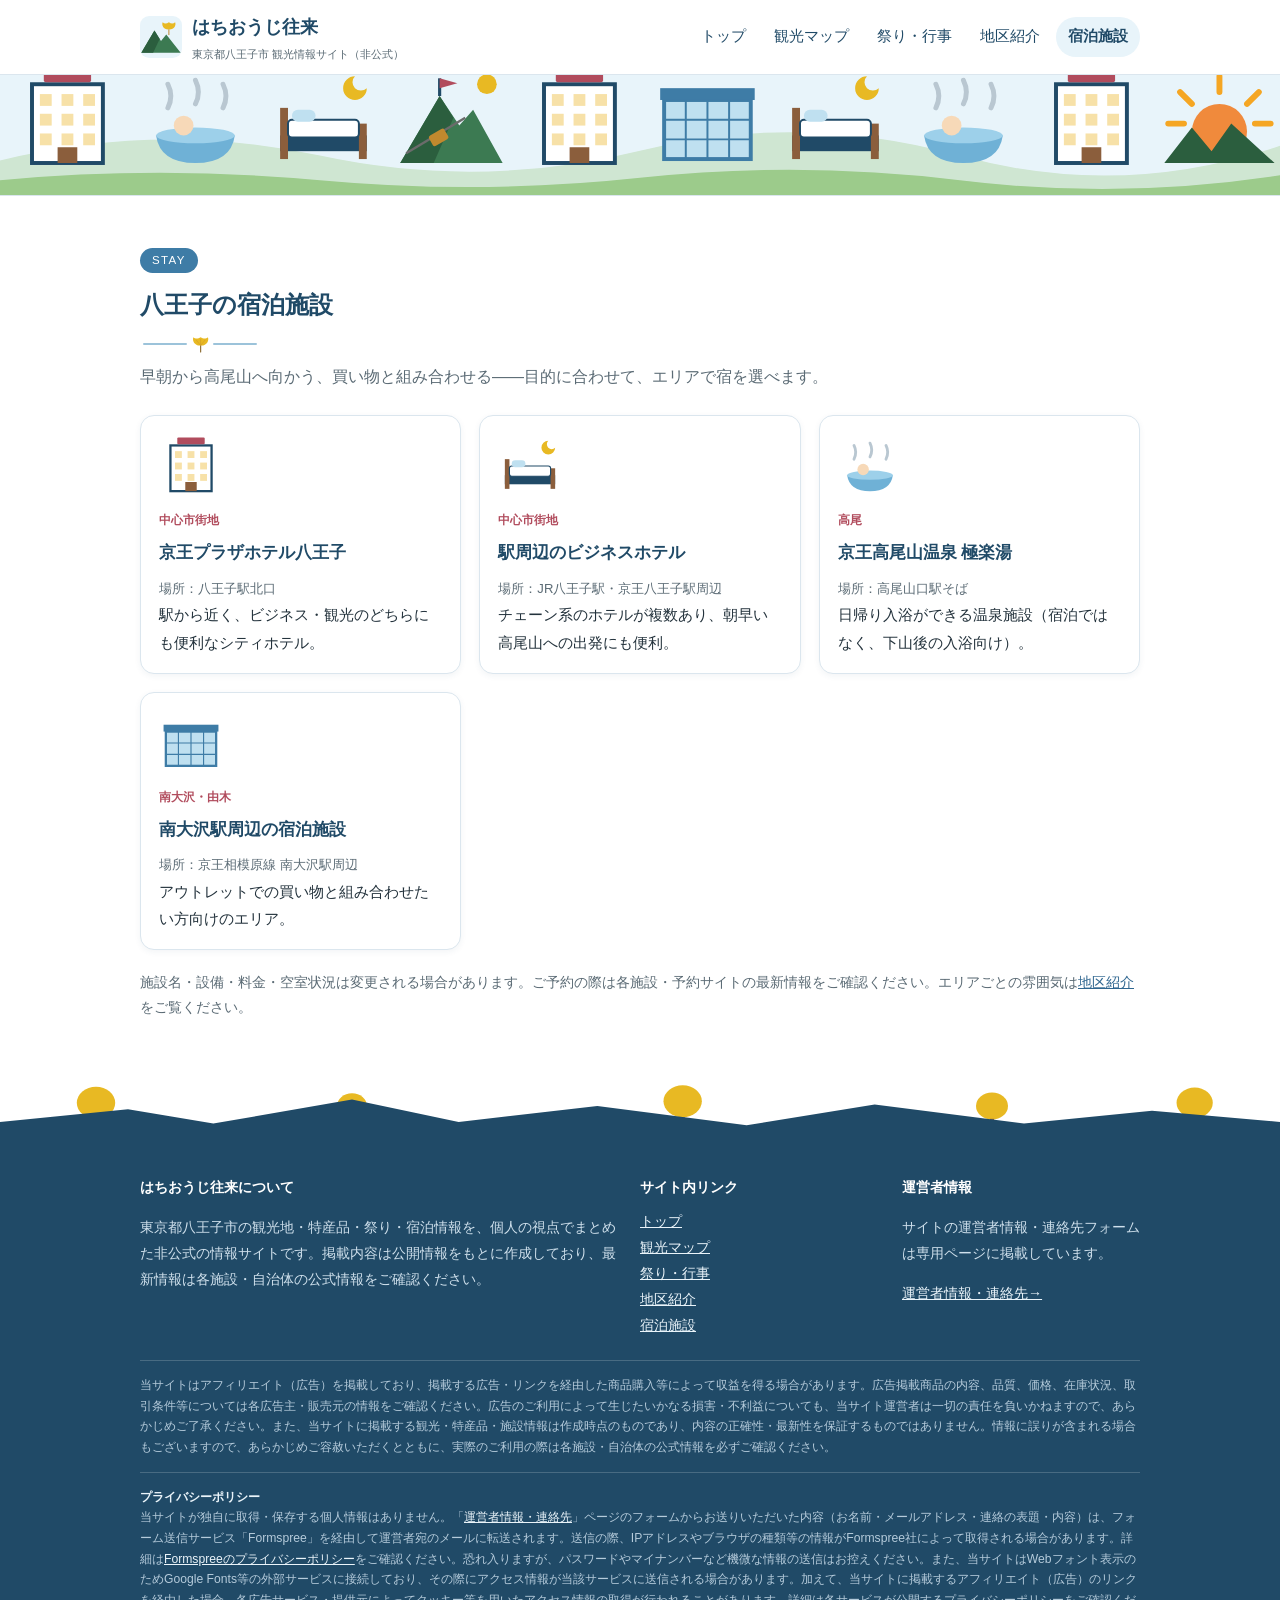
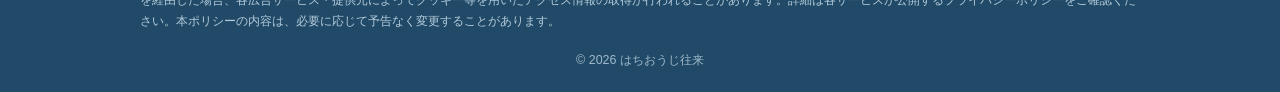
<file: shukuhaku.html>
<!DOCTYPE html>
<html lang="ja">
<head>
<meta charset="UTF-8">
<meta name="viewport" content="width=device-width, initial-scale=1.0">
<meta name="robots" content="index, follow">
<link rel="canonical" href="https://leben-k.github.io/hachioji/shukuhaku.html">
<title>宿泊施設｜はちおうじ往来</title>
<meta name="description" content="東京都八王子市の宿泊エリアガイド。八王子駅周辺、高尾、南大沢のホテル・温泉施設を紹介。">
<link rel="icon" type="image/svg+xml" href="favicon.svg">
<link rel="stylesheet" href="style.css">
</head>
<body>
<header class="site-header">
<div class="wrap">
<div class="brand">
<svg class="brand-icon" viewBox="0 0 64 64" aria-hidden="true"><rect width="64" height="64" rx="14" fill="#E8F4FA"/><path d="M2 56 L22 22 L32 38 L40 28 L62 56Z" fill="#3C7A52"/><path d="M2 56 L22 22 L30 35 L20 56Z" fill="#2B5E3E"/><g transform="translate(30 4) scale(.5)"><path d="M28 33 C12 34 5 20 9 11 C15 17 22 15 28 11 C34 15 41 17 47 11 C51 20 44 34 28 33Z" fill="#E8B923"/><path d="M28 50 V33" stroke="#C1892E" stroke-width="3"/></g></svg>
<span>はちおうじ往来<span class="brand-sub">東京都八王子市 観光情報サイト（非公式）</span></span>
</div>
<nav class="main-nav">
<a href="index.html">トップ</a><a href="map.html">観光マップ</a><a href="matsuri.html">祭り・行事</a><a href="areas.html">地区紹介</a><a href="shukuhaku.html" class="active">宿泊施設</a>
</nav>
</div>
</header>
<!-- PR表記（ステマ規制・楽天アフィリエイトの規約対応）：広告が実際に表示されたときだけ出ます -->
<div class="pr-top" id="pr-top" role="note" hidden style="background:#fff;border-bottom:1px solid #e6dfd2;"><p style="max-width:1100px;margin:0 auto;padding:7px 16px;text-align:left;font-size:14px;line-height:1.6;color:#333;font-weight:500;"><b style="display:inline-block;background:#8a3a1d;color:#fff;border-radius:4px;padding:0 8px;margin-right:8px;font-size:12px;line-height:1.7;vertical-align:1px;">PR</b>このページには広告を含みます</p></div>
<script>(function(){var n=document.getElementById("pr-top");if(!n)return;function on(e){if(e.classList.contains("is-empty")||!e.getClientRects().length)return false;var c=getComputedStyle(e);if(c.display==="none"||c.visibility==="hidden")return false;return !!e.querySelector("a[href],iframe,img")}function chk(){var s=document.querySelectorAll("[data-ad-slot],.ad-frame");for(var i=0;i<s.length;i++){if(on(s[i])){n.hidden=false;if(mo)mo.disconnect();return}}}var mo=window.MutationObserver?new MutationObserver(function(){clearTimeout(t);t=setTimeout(chk,100)}):null,t;document.addEventListener("DOMContentLoaded",function(){chk();if(mo)mo.observe(document.body,{subtree:true,childList:true,attributes:true,attributeFilter:["hidden","class","style"]})});window.addEventListener("load",chk)})();</script>

<div class="banner"><svg viewBox="0 0 1040 120" preserveAspectRatio="xMidYMax slice" xmlns="http://www.w3.org/2000/svg" aria-hidden="true">
<rect width="1040" height="120" fill="#E8F4FA"/>
<path d="M0 92 Q130 60 260 88 T520 84 T780 88 T1040 80 V120 H0Z" fill="#CFE6D2"/>
<g transform="translate(10 14) scale(1.6)"><rect x="10" y="10" width="36" height="40" fill="#fff" stroke="#204A67" stroke-width="2"/><rect x="14" y="15" width="6" height="6" fill="#F7E1A8"/><rect x="25" y="15" width="6" height="6" fill="#F7E1A8"/><rect x="36" y="15" width="6" height="6" fill="#F7E1A8"/><rect x="14" y="25" width="6" height="6" fill="#F7E1A8"/><rect x="25" y="25" width="6" height="6" fill="#F7E1A8"/><rect x="36" y="25" width="6" height="6" fill="#F7E1A8"/><rect x="14" y="35" width="6" height="6" fill="#F7E1A8"/><rect x="25" y="35" width="6" height="6" fill="#F7E1A8"/><rect x="36" y="35" width="6" height="6" fill="#F7E1A8"/><rect x="23" y="42" width="10" height="8" fill="#8B5E3C"/><rect x="16" y="3" width="24" height="6" rx="1" fill="#B14C5D"/></g><g transform="translate(114 14) scale(1.6)"><path d="M8 36 H48 Q46 50 28 50 Q10 50 8 36Z" fill="#6FB1D6"/><ellipse cx="28" cy="36" rx="20" ry="4" fill="#9DD0EA"/><circle cx="22" cy="31" r="5" fill="#F7D9B8"/><path d="M14 22 q3 -6 0 -12 M28 20 q3 -6 0 -12 M42 22 q3 -6 0 -12" stroke="#b9c7d1" stroke-width="2.5" fill="none" stroke-linecap="round"/></g><g transform="translate(218 14) scale(1.6)"><rect x="6" y="36" width="44" height="8" fill="#204A67"/><rect x="6" y="22" width="4" height="26" fill="#8B5E3C"/><rect x="46" y="30" width="4" height="18" fill="#8B5E3C"/><rect x="10" y="28" width="36" height="9" rx="2" fill="#fff" stroke="#204A67"/><rect x="12" y="23" width="12" height="6" rx="3" fill="#BFE0F0"/><path d="M44 6 a6 6 0 1 0 6 6 a4 4 0 1 1 -6 -6Z" fill="#E8B923"/></g><g transform="translate(322 14) scale(1.6)"><path d="M2 50 L22 16 L32 31 L39 23 L54 50Z" fill="#3C7A52"/><path d="M2 50 L22 16 L29 27 L19 50Z" fill="#2B5E3E"/><path d="M22 16V7" stroke="#204A67" stroke-width="1.6"/><path d="M22 7L31 9.5L22 12Z" fill="#B14C5D"/><path d="M5 45 L35 27" stroke="#6b6b6b" stroke-width="1.2"/><rect x="17" y="34" width="9" height="6" rx="1.2" fill="#C1892E" transform="rotate(-30 21.5 37)"/><circle cx="46" cy="10" r="5" fill="#E8B923"/></g><g transform="translate(426 14) scale(1.6)"><rect x="10" y="10" width="36" height="40" fill="#fff" stroke="#204A67" stroke-width="2"/><rect x="14" y="15" width="6" height="6" fill="#F7E1A8"/><rect x="25" y="15" width="6" height="6" fill="#F7E1A8"/><rect x="36" y="15" width="6" height="6" fill="#F7E1A8"/><rect x="14" y="25" width="6" height="6" fill="#F7E1A8"/><rect x="25" y="25" width="6" height="6" fill="#F7E1A8"/><rect x="36" y="25" width="6" height="6" fill="#F7E1A8"/><rect x="14" y="35" width="6" height="6" fill="#F7E1A8"/><rect x="25" y="35" width="6" height="6" fill="#F7E1A8"/><rect x="36" y="35" width="6" height="6" fill="#F7E1A8"/><rect x="23" y="42" width="10" height="8" fill="#8B5E3C"/><rect x="16" y="3" width="24" height="6" rx="1" fill="#B14C5D"/></g><g transform="translate(530 14) scale(1.6)"><rect x="6" y="18" width="44" height="30" fill="#BFE0F0" stroke="#3E7CA6" stroke-width="2"/><path d="M6 28 H50 M6 38 H50 M17 18 V48 M28 18 V48 M39 18 V48" stroke="#3E7CA6"/><rect x="4" y="12" width="48" height="6" fill="#3E7CA6"/></g><g transform="translate(634 14) scale(1.6)"><rect x="6" y="36" width="44" height="8" fill="#204A67"/><rect x="6" y="22" width="4" height="26" fill="#8B5E3C"/><rect x="46" y="30" width="4" height="18" fill="#8B5E3C"/><rect x="10" y="28" width="36" height="9" rx="2" fill="#fff" stroke="#204A67"/><rect x="12" y="23" width="12" height="6" rx="3" fill="#BFE0F0"/><path d="M44 6 a6 6 0 1 0 6 6 a4 4 0 1 1 -6 -6Z" fill="#E8B923"/></g><g transform="translate(738 14) scale(1.6)"><path d="M8 36 H48 Q46 50 28 50 Q10 50 8 36Z" fill="#6FB1D6"/><ellipse cx="28" cy="36" rx="20" ry="4" fill="#9DD0EA"/><circle cx="22" cy="31" r="5" fill="#F7D9B8"/><path d="M14 22 q3 -6 0 -12 M28 20 q3 -6 0 -12 M42 22 q3 -6 0 -12" stroke="#b9c7d1" stroke-width="2.5" fill="none" stroke-linecap="round"/></g><g transform="translate(842 14) scale(1.6)"><rect x="10" y="10" width="36" height="40" fill="#fff" stroke="#204A67" stroke-width="2"/><rect x="14" y="15" width="6" height="6" fill="#F7E1A8"/><rect x="25" y="15" width="6" height="6" fill="#F7E1A8"/><rect x="36" y="15" width="6" height="6" fill="#F7E1A8"/><rect x="14" y="25" width="6" height="6" fill="#F7E1A8"/><rect x="25" y="25" width="6" height="6" fill="#F7E1A8"/><rect x="36" y="25" width="6" height="6" fill="#F7E1A8"/><rect x="14" y="35" width="6" height="6" fill="#F7E1A8"/><rect x="25" y="35" width="6" height="6" fill="#F7E1A8"/><rect x="36" y="35" width="6" height="6" fill="#F7E1A8"/><rect x="23" y="42" width="10" height="8" fill="#8B5E3C"/><rect x="16" y="3" width="24" height="6" rx="1" fill="#B14C5D"/></g><g transform="translate(946 14) scale(1.6)"><circle cx="28" cy="34" r="14" fill="#F08A3C"/><path d="M28 6 V14 M8 14 L14 20 M48 14 L42 20 M2 30 H10 M46 30 H54" stroke="#F5A623" stroke-width="3" stroke-linecap="round"/><path d="M0 50 L14 32 L24 44 L34 30 L56 50Z" fill="#2B5E3E"/></g>
<path d="M0 108 Q130 96 260 108 T520 106 T780 108 T1040 104 V120 H0Z" fill="#9CCB8B"/>
</svg></div>
<section class="section">
<div class="wrap">
<div class="section-head">
<span class="tag">Stay</span>
<h2>八王子の宿泊施設</h2>
<svg class="orn" viewBox="0 0 120 20" aria-hidden="true"><path d="M4 10 H46 M74 10 H116" stroke="#9cc3da" stroke-width="2" stroke-linecap="round"/><g transform="translate(50 -1) scale(.38)"><path d="M28 50 V33" stroke="#8B6A2F" stroke-width="3" stroke-linecap="round"/><path d="M28 33 C12 34 5 20 9 11 C15 17 22 15 28 11 C34 15 41 17 47 11 C51 20 44 34 28 33Z" fill="#E8B923"/><path d="M28 33 V16 M28 33 L16 18 M28 33 L40 18" stroke="#C1892E" stroke-width="1" fill="none"/></g></svg>
<p>早朝から高尾山へ向かう、買い物と組み合わせる——目的に合わせて、エリアで宿を選べます。</p>
</div>
<div class="grid">
<div class="card">
<svg class="icon" viewBox="0 0 56 56" aria-hidden="true"><rect x="10" y="10" width="36" height="40" fill="#fff" stroke="#204A67" stroke-width="2"/><rect x="14" y="15" width="6" height="6" fill="#F7E1A8"/><rect x="25" y="15" width="6" height="6" fill="#F7E1A8"/><rect x="36" y="15" width="6" height="6" fill="#F7E1A8"/><rect x="14" y="25" width="6" height="6" fill="#F7E1A8"/><rect x="25" y="25" width="6" height="6" fill="#F7E1A8"/><rect x="36" y="25" width="6" height="6" fill="#F7E1A8"/><rect x="14" y="35" width="6" height="6" fill="#F7E1A8"/><rect x="25" y="35" width="6" height="6" fill="#F7E1A8"/><rect x="36" y="35" width="6" height="6" fill="#F7E1A8"/><rect x="23" y="42" width="10" height="8" fill="#8B5E3C"/><rect x="16" y="3" width="24" height="6" rx="1" fill="#B14C5D"/></svg>
<span class="place">中心市街地</span>
<h3>京王プラザホテル八王子</h3>
<p><span class="access">場所：八王子駅北口</span><br>駅から近く、ビジネス・観光のどちらにも便利なシティホテル。</p>
</div>
<div class="card">
<svg class="icon" viewBox="0 0 56 56" aria-hidden="true"><rect x="6" y="36" width="44" height="8" fill="#204A67"/><rect x="6" y="22" width="4" height="26" fill="#8B5E3C"/><rect x="46" y="30" width="4" height="18" fill="#8B5E3C"/><rect x="10" y="28" width="36" height="9" rx="2" fill="#fff" stroke="#204A67"/><rect x="12" y="23" width="12" height="6" rx="3" fill="#BFE0F0"/><path d="M44 6 a6 6 0 1 0 6 6 a4 4 0 1 1 -6 -6Z" fill="#E8B923"/></svg>
<span class="place">中心市街地</span>
<h3>駅周辺のビジネスホテル</h3>
<p><span class="access">場所：JR八王子駅・京王八王子駅周辺</span><br>チェーン系のホテルが複数あり、朝早い高尾山への出発にも便利。</p>
</div>
<div class="card">
<svg class="icon" viewBox="0 0 56 56" aria-hidden="true"><path d="M8 36 H48 Q46 50 28 50 Q10 50 8 36Z" fill="#6FB1D6"/><ellipse cx="28" cy="36" rx="20" ry="4" fill="#9DD0EA"/><circle cx="22" cy="31" r="5" fill="#F7D9B8"/><path d="M14 22 q3 -6 0 -12 M28 20 q3 -6 0 -12 M42 22 q3 -6 0 -12" stroke="#b9c7d1" stroke-width="2.5" fill="none" stroke-linecap="round"/></svg>
<span class="place">高尾</span>
<h3>京王高尾山温泉 極楽湯</h3>
<p><span class="access">場所：高尾山口駅そば</span><br>日帰り入浴ができる温泉施設（宿泊ではなく、下山後の入浴向け）。</p>
</div>
<div class="card">
<svg class="icon" viewBox="0 0 56 56" aria-hidden="true"><rect x="6" y="18" width="44" height="30" fill="#BFE0F0" stroke="#3E7CA6" stroke-width="2"/><path d="M6 28 H50 M6 38 H50 M17 18 V48 M28 18 V48 M39 18 V48" stroke="#3E7CA6"/><rect x="4" y="12" width="48" height="6" fill="#3E7CA6"/></svg>
<span class="place">南大沢・由木</span>
<h3>南大沢駅周辺の宿泊施設</h3>
<p><span class="access">場所：京王相模原線 南大沢駅周辺</span><br>アウトレットでの買い物と組み合わせたい方向けのエリア。</p>
</div>
</div>
<p class="note">施設名・設備・料金・空室状況は変更される場合があります。ご予約の際は各施設・予約サイトの最新情報をご確認ください。エリアごとの雰囲気は<a href="areas.html">地区紹介</a>をご覧ください。</p>
<div class="furusato-block" id="travel-ad" hidden>
<span class="furusato-label">宿泊予約サイトで探す（PR）</span>
<div class="furusato-grid">
<div class="ad-slot" data-ad-slot="ad6" hidden>
<span class="ad-label">広告</span>
<div class="ad-body"></div>
</div>
</div>
</div>
</div>
</section>
<section class="section alt-lavender" hidden>
<div class="wrap">
<div class="section-head">
<span class="tag">PR</span>
<h2>広告</h2>
</div>
<div class="ad-row">
<div class="ad-slot" data-ad-slot="ad5" hidden>
<span class="ad-label">広告</span>
<div class="ad-body"></div>
</div>
</div>
</div>
</section>
<div class="skyline" aria-hidden="true"><svg viewBox="0 0 1200 70" preserveAspectRatio="none" xmlns="http://www.w3.org/2000/svg">
<g fill="#E8B923"><ellipse cx="90" cy="26" rx="18" ry="20"/><ellipse cx="330" cy="30" rx="14" ry="16"/><ellipse cx="640" cy="24" rx="18" ry="20"/><ellipse cx="930" cy="30" rx="15" ry="17"/><ellipse cx="1120" cy="26" rx="17" ry="19"/></g>
<g fill="#8B5E3C"><rect x="88" y="44" width="4" height="26"/><rect x="328" y="44" width="4" height="26"/><rect x="638" y="44" width="4" height="26"/><rect x="928" y="46" width="4" height="24"/><rect x="1118" y="44" width="4" height="26"/></g>
<path d="M0 70 V50 L120 34 L200 52 L330 22 L430 50 L560 30 L700 54 L820 28 L960 52 L1080 36 L1200 50 V70Z" fill="#204A67"/>
</svg></div>
<footer class="site-footer">
<div class="wrap">
<div class="footer-grid">
<div>
<h4>はちおうじ往来について</h4>
<p>東京都八王子市の観光地・特産品・祭り・宿泊情報を、個人の視点でまとめた非公式の情報サイトです。掲載内容は公開情報をもとに作成しており、最新情報は各施設・自治体の公式情報をご確認ください。</p>
</div>
<div>
<h4>サイト内リンク</h4>
<ul>
<li><a href="index.html">トップ</a></li><li><a href="map.html">観光マップ</a></li><li><a href="matsuri.html">祭り・行事</a></li><li><a href="areas.html">地区紹介</a></li><li><a href="shukuhaku.html">宿泊施設</a></li>
</ul>
</div>
<div>
<h4>運営者情報</h4>
<p>サイトの運営者情報・連絡先フォームは専用ページに掲載しています。</p>
<ul>
<li><a href="unei.html">運営者情報・連絡先&rarr;</a></li>
</ul>
</div>
</div>
<div class="disclaimer">
当サイトはアフィリエイト（広告）を掲載しており、掲載する広告・リンクを経由した商品購入等によって収益を得る場合があります。広告掲載商品の内容、品質、価格、在庫状況、取引条件等については各広告主・販売元の情報をご確認ください。広告のご利用によって生じたいかなる損害・不利益についても、当サイト運営者は一切の責任を負いかねますので、あらかじめご了承ください。また、当サイトに掲載する観光・特産品・施設情報は作成時点のものであり、内容の正確性・最新性を保証するものではありません。情報に誤りが含まれる場合もございますので、あらかじめご容赦いただくとともに、実際のご利用の際は各施設・自治体の公式情報を必ずご確認ください。
</div>
<div class="disclaimer" id="privacy" style="margin-top:14px;">
<strong>プライバシーポリシー</strong><br>
当サイトが独自に取得・保存する個人情報はありません。「<a href="unei.html">運営者情報・連絡先</a>」ページのフォームからお送りいただいた内容（お名前・メールアドレス・連絡の表題・内容）は、フォーム送信サービス「Formspree」を経由して運営者宛のメールに転送されます。送信の際、IPアドレスやブラウザの種類等の情報がFormspree社によって取得される場合があります。詳細は<a href="https://formspree.io/legal/privacy-policy/" target="_blank" rel="noopener noreferrer">Formspreeのプライバシーポリシー</a>をご確認ください。恐れ入りますが、パスワードやマイナンバーなど機微な情報の送信はお控えください。また、当サイトはWebフォント表示のためGoogle Fonts等の外部サービスに接続しており、その際にアクセス情報が当該サービスに送信される場合があります。加えて、当サイトに掲載するアフィリエイト（広告）のリンクを経由した場合、各広告サービス・提供元によってクッキー等を用いたアクセス情報の取得が行われることがあります。詳細は各サービスが公開するプライバシーポリシーをご確認ください。本ポリシーの内容は、必要に応じて予告なく変更することがあります。
</div>
<div class="copyright"><span id="copyright-text">© 2026 はちおうじ往来</span></div>
</div>
</footer>
<script>
(function(){
var startYear = 2026;
var currentYear = new Date().getFullYear();
var yearText = currentYear > startYear ? (startYear + '-' + currentYear) : String(startYear);
var el = document.getElementById('copyright-text');
if (el) { el.textContent = '\u00A9 ' + yearText + ' はちおうじ往来'; }
})();
</script>
<script src="ads.js" defer></script>
</body>
</html>
</file>
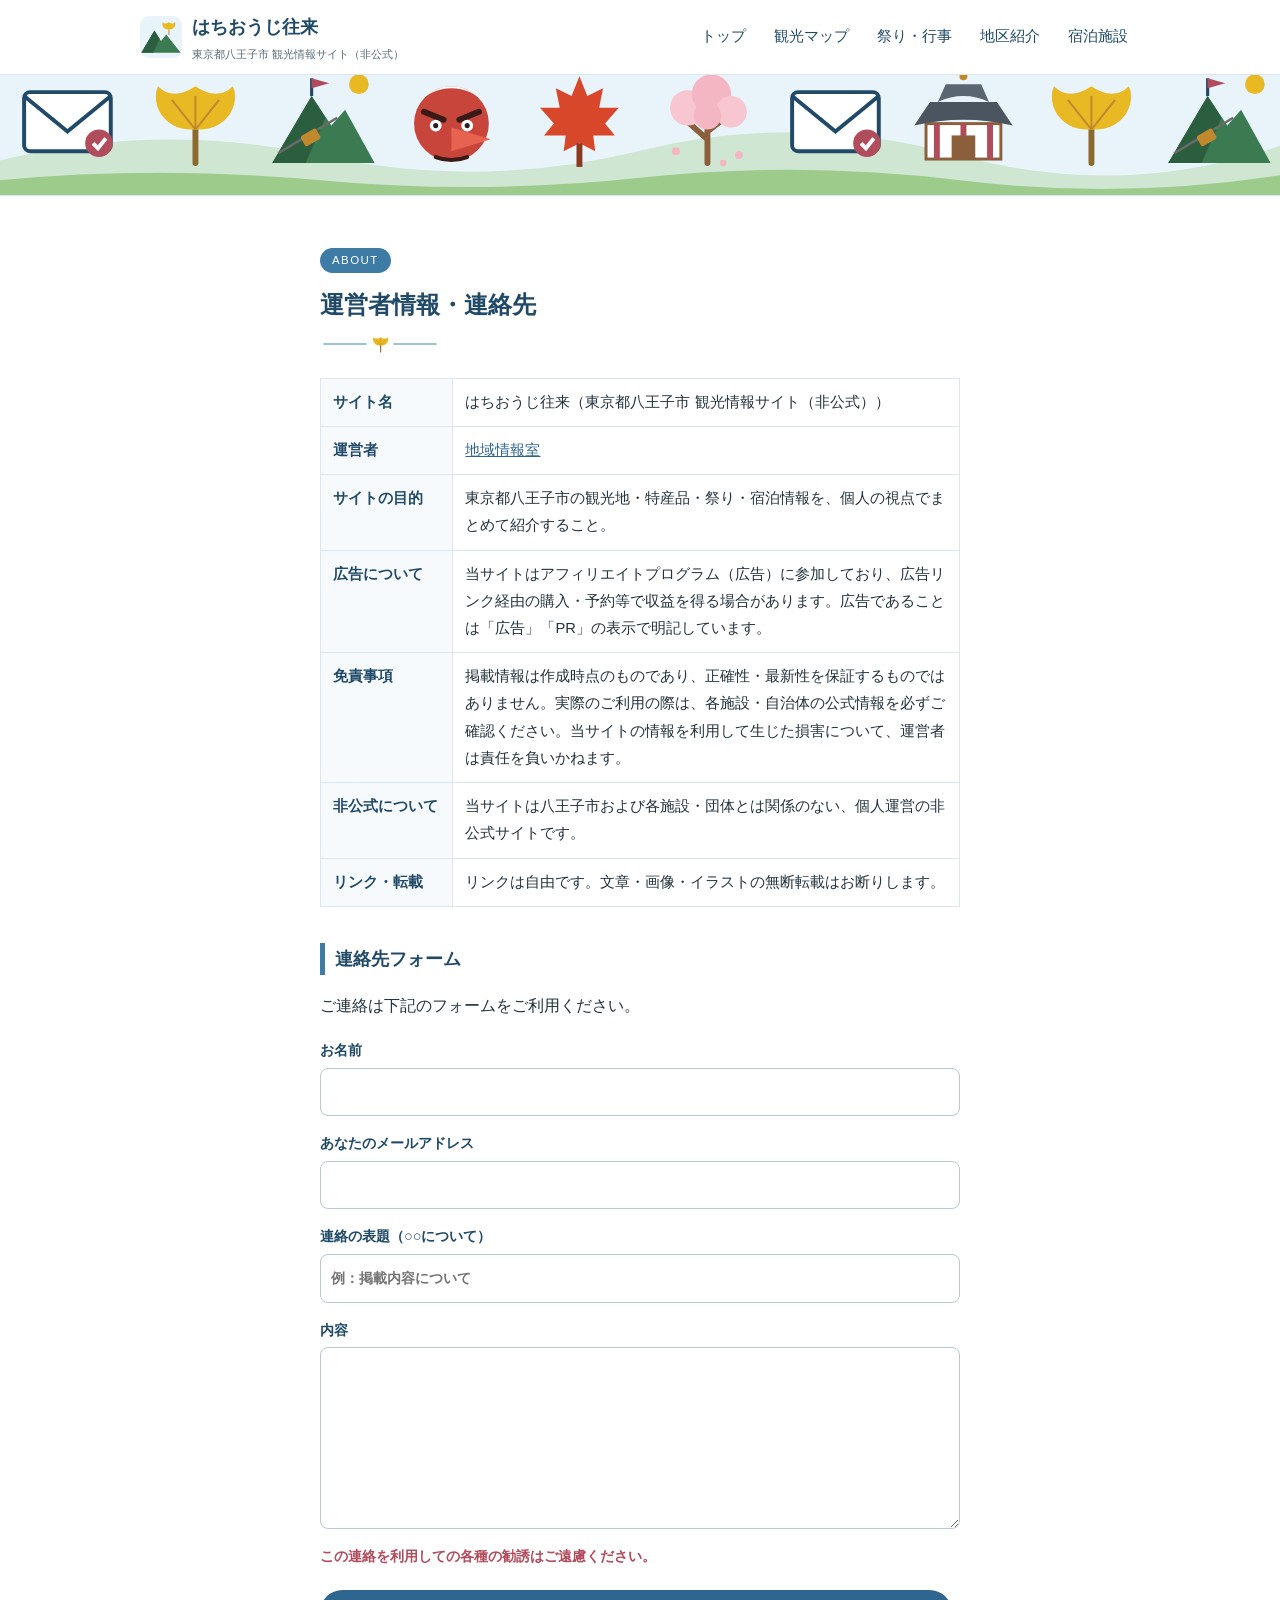
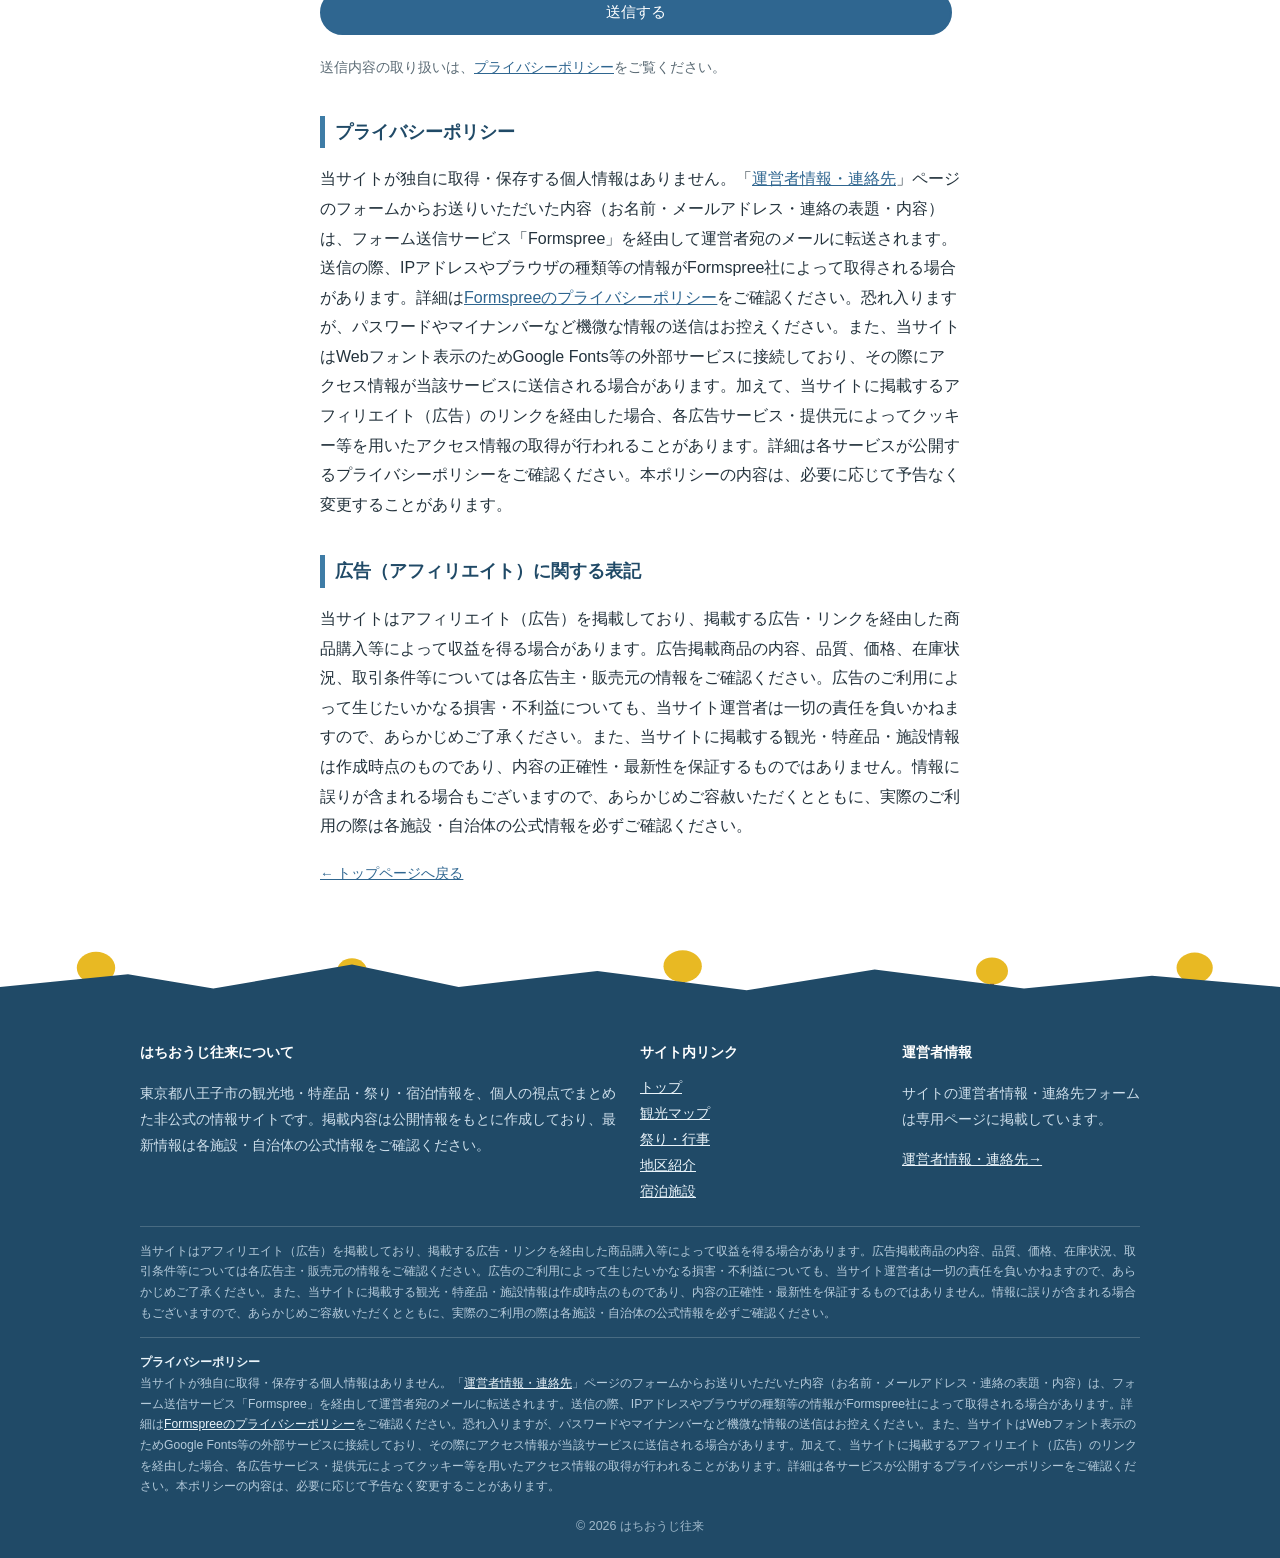
<file: unei.html>
<!DOCTYPE html>
<html lang="ja">
<head>
<meta charset="UTF-8">
<meta name="viewport" content="width=device-width, initial-scale=1.0">
<meta name="robots" content="index, follow">
<link rel="canonical" href="https://leben-k.github.io/hachioji/unei.html">
<title>運営者情報・連絡先｜はちおうじ往来</title>
<meta name="description" content="「はちおうじ往来」の運営者情報、連絡先フォーム、プライバシーポリシー、広告（アフィリエイト）に関する表記。">
<link rel="icon" type="image/svg+xml" href="favicon.svg">
<link rel="stylesheet" href="style.css">
</head>
<body>
<header class="site-header">
<div class="wrap">
<div class="brand">
<svg class="brand-icon" viewBox="0 0 64 64" aria-hidden="true"><rect width="64" height="64" rx="14" fill="#E8F4FA"/><path d="M2 56 L22 22 L32 38 L40 28 L62 56Z" fill="#3C7A52"/><path d="M2 56 L22 22 L30 35 L20 56Z" fill="#2B5E3E"/><g transform="translate(30 4) scale(.5)"><path d="M28 33 C12 34 5 20 9 11 C15 17 22 15 28 11 C34 15 41 17 47 11 C51 20 44 34 28 33Z" fill="#E8B923"/><path d="M28 50 V33" stroke="#C1892E" stroke-width="3"/></g></svg>
<span>はちおうじ往来<span class="brand-sub">東京都八王子市 観光情報サイト（非公式）</span></span>
</div>
<nav class="main-nav">
<a href="index.html">トップ</a><a href="map.html">観光マップ</a><a href="matsuri.html">祭り・行事</a><a href="areas.html">地区紹介</a><a href="shukuhaku.html">宿泊施設</a>
</nav>
</div>
</header>
<div class="banner"><svg viewBox="0 0 1040 120" preserveAspectRatio="xMidYMax slice" xmlns="http://www.w3.org/2000/svg" aria-hidden="true">
<rect width="1040" height="120" fill="#E8F4FA"/>
<path d="M0 92 Q130 60 260 88 T520 84 T780 88 T1040 80 V120 H0Z" fill="#CFE6D2"/>
<g transform="translate(10 14) scale(1.6)"><rect x="6" y="14" width="44" height="30" rx="3" fill="#fff" stroke="#204A67" stroke-width="2"/><path d="M6 16 L28 34 L50 16" stroke="#204A67" stroke-width="2" fill="none"/><circle cx="44" cy="40" r="7" fill="#B14C5D"/><path d="M41 40 L43.5 42.5 L47.5 37.5" stroke="#fff" stroke-width="2" fill="none"/></g><g transform="translate(114 14) scale(1.6)"><path d="M28 50 V33" stroke="#8B6A2F" stroke-width="3" stroke-linecap="round"/><path d="M28 33 C12 34 5 20 9 11 C15 17 22 15 28 11 C34 15 41 17 47 11 C51 20 44 34 28 33Z" fill="#E8B923"/><path d="M28 33 V16 M28 33 L16 18 M28 33 L40 18" stroke="#C1892E" stroke-width="1" fill="none"/></g><g transform="translate(218 14) scale(1.6)"><path d="M2 50 L22 16 L32 31 L39 23 L54 50Z" fill="#3C7A52"/><path d="M2 50 L22 16 L29 27 L19 50Z" fill="#2B5E3E"/><path d="M22 16V7" stroke="#204A67" stroke-width="1.6"/><path d="M22 7L31 9.5L22 12Z" fill="#B14C5D"/><path d="M5 45 L35 27" stroke="#6b6b6b" stroke-width="1.2"/><rect x="17" y="34" width="9" height="6" rx="1.2" fill="#C1892E" transform="rotate(-30 21.5 37)"/><circle cx="46" cy="10" r="5" fill="#E8B923"/></g><g transform="translate(322 14) scale(1.6)"><circle cx="28" cy="30" r="19" fill="#C8453B"/><path d="M10 20 Q28 2 46 20 Q38 12 28 12 Q18 12 10 20Z" fill="#fff"/><path d="M14 24 L24 28 M42 24 L32 28" stroke="#3a1a16" stroke-width="3" stroke-linecap="round"/><circle cx="20" cy="31" r="3" fill="#fff"/><circle cx="36" cy="31" r="3" fill="#fff"/><circle cx="20" cy="31" r="1.3" fill="#222"/><circle cx="36" cy="31" r="1.3" fill="#222"/><path d="M28 32 L48 38 L28 44Z" fill="#E8634F"/><path d="M20 47 Q28 50 36 47" stroke="#3a1a16" stroke-width="2" fill="none" stroke-linecap="round"/></g><g transform="translate(426 14) scale(1.6)"><path d="M28 6 L32 16 L40 12 L38 22 L48 22 L41 30 L46 36 L35 36 L36 44 L28 40 L20 44 L21 36 L10 36 L15 30 L8 22 L18 22 L16 12 L24 16Z" fill="#D9472B"/><path d="M28 40 V52" stroke="#8B3A1F" stroke-width="3"/></g><g transform="translate(530 14) scale(1.6)"><path d="M28 50 V30 M28 38 L19 30 M28 34 L37 27" stroke="#8B5E3C" stroke-width="3" stroke-linecap="round" fill="none"/><circle cx="18" cy="22" r="9" fill="#F7C6D0"/><circle cx="30" cy="15" r="10" fill="#F4B6C2"/><circle cx="40" cy="24" r="8" fill="#F7C6D0"/><circle cx="28" cy="26" r="7" fill="#F4B6C2"/><circle cx="12" cy="44" r="2" fill="#F4B6C2"/><circle cx="44" cy="46" r="2" fill="#F4B6C2"/><circle cx="36" cy="50" r="1.6" fill="#F4B6C2"/></g><g transform="translate(634 14) scale(1.6)"><rect x="6" y="14" width="44" height="30" rx="3" fill="#fff" stroke="#204A67" stroke-width="2"/><path d="M6 16 L28 34 L50 16" stroke="#204A67" stroke-width="2" fill="none"/><circle cx="44" cy="40" r="7" fill="#B14C5D"/><path d="M41 40 L43.5 42.5 L47.5 37.5" stroke="#fff" stroke-width="2" fill="none"/></g><g transform="translate(738 14) scale(1.6)"><rect x="9" y="30" width="38" height="18" fill="#fff" stroke="#8B5E3C" stroke-width="1.5"/><rect x="13" y="30" width="3" height="18" fill="#B14C5D"/><rect x="26.5" y="30" width="3" height="18" fill="#B14C5D"/><rect x="40" y="30" width="3" height="18" fill="#B14C5D"/><path d="M3 31 Q28 25 53 31 L45 19 L11 19Z" fill="#4A5560"/><path d="M15 19 Q28 13 41 19 L37 10 L19 10Z" fill="#5A6672"/><rect x="22" y="36" width="12" height="12" fill="#8B5E3C"/><circle cx="28" cy="6" r="2" fill="#C1892E"/></g><g transform="translate(842 14) scale(1.6)"><path d="M28 50 V33" stroke="#8B6A2F" stroke-width="3" stroke-linecap="round"/><path d="M28 33 C12 34 5 20 9 11 C15 17 22 15 28 11 C34 15 41 17 47 11 C51 20 44 34 28 33Z" fill="#E8B923"/><path d="M28 33 V16 M28 33 L16 18 M28 33 L40 18" stroke="#C1892E" stroke-width="1" fill="none"/></g><g transform="translate(946 14) scale(1.6)"><path d="M2 50 L22 16 L32 31 L39 23 L54 50Z" fill="#3C7A52"/><path d="M2 50 L22 16 L29 27 L19 50Z" fill="#2B5E3E"/><path d="M22 16V7" stroke="#204A67" stroke-width="1.6"/><path d="M22 7L31 9.5L22 12Z" fill="#B14C5D"/><path d="M5 45 L35 27" stroke="#6b6b6b" stroke-width="1.2"/><rect x="17" y="34" width="9" height="6" rx="1.2" fill="#C1892E" transform="rotate(-30 21.5 37)"/><circle cx="46" cy="10" r="5" fill="#E8B923"/></g>
<path d="M0 108 Q130 96 260 108 T520 106 T780 108 T1040 104 V120 H0Z" fill="#9CCB8B"/>
</svg></div>
<section class="section">
<div class="wrap narrow unei-box">
<div class="section-head">
<span class="tag">About</span>
<h2>運営者情報・連絡先</h2>
<svg class="orn" viewBox="0 0 120 20" aria-hidden="true"><path d="M4 10 H46 M74 10 H116" stroke="#9cc3da" stroke-width="2" stroke-linecap="round"/><g transform="translate(50 -1) scale(.38)"><path d="M28 50 V33" stroke="#8B6A2F" stroke-width="3" stroke-linecap="round"/><path d="M28 33 C12 34 5 20 9 11 C15 17 22 15 28 11 C34 15 41 17 47 11 C51 20 44 34 28 33Z" fill="#E8B923"/><path d="M28 33 V16 M28 33 L16 18 M28 33 L40 18" stroke="#C1892E" stroke-width="1" fill="none"/></g></svg>
</div>
<table class="info-table">
<tr><th>サイト名</th><td>はちおうじ往来（東京都八王子市 観光情報サイト（非公式））</td></tr>
<tr><th>運営者</th><td><a href="https://leben-k.github.io/">地域情報室</a></td></tr>
<tr><th>サイトの目的</th><td>東京都八王子市の観光地・特産品・祭り・宿泊情報を、個人の視点でまとめて紹介すること。</td></tr>
<tr><th>広告について</th><td>当サイトはアフィリエイトプログラム（広告）に参加しており、広告リンク経由の購入・予約等で収益を得る場合があります。広告であることは「広告」「PR」の表示で明記しています。</td></tr>
<tr><th>免責事項</th><td>掲載情報は作成時点のものであり、正確性・最新性を保証するものではありません。実際のご利用の際は、各施設・自治体の公式情報を必ずご確認ください。当サイトの情報を利用して生じた損害について、運営者は責任を負いかねます。</td></tr>
<tr><th>非公式について</th><td>当サイトは八王子市および各施設・団体とは関係のない、個人運営の非公式サイトです。</td></tr>
<tr><th>リンク・転載</th><td>リンクは自由です。文章・画像・イラストの無断転載はお断りします。</td></tr>
</table>

<h3 class="sub-h" id="contact">連絡先フォーム</h3>
<p>ご連絡は下記のフォームをご利用ください。</p>
<form class="contact-form" action="https://formspree.io/f/xeaowndg" method="POST">
<input type="hidden" name="site" value="はちおうじ往来">
<label>お名前<input type="text" name="name" autocomplete="name"></label>
<label>あなたのメールアドレス<input type="email" name="email" required autocomplete="email"></label>
<label>連絡の表題（○○について）<input type="text" name="subject" required placeholder="例：掲載内容について"></label>
<label>内容<textarea name="message" rows="6" required></textarea></label>
<p class="form-note">この連絡を利用しての各種の勧誘はご遠慮ください。</p>
<button type="submit" class="btn">送信する</button>
</form>
<p class="note">送信内容の取り扱いは、<a href="#privacy-unei">プライバシーポリシー</a>をご覧ください。</p>

<h3 class="sub-h" id="privacy-unei">プライバシーポリシー</h3>
<p>当サイトが独自に取得・保存する個人情報はありません。「<a href="unei.html">運営者情報・連絡先</a>」ページのフォームからお送りいただいた内容（お名前・メールアドレス・連絡の表題・内容）は、フォーム送信サービス「Formspree」を経由して運営者宛のメールに転送されます。送信の際、IPアドレスやブラウザの種類等の情報がFormspree社によって取得される場合があります。詳細は<a href="https://formspree.io/legal/privacy-policy/" target="_blank" rel="noopener noreferrer">Formspreeのプライバシーポリシー</a>をご確認ください。恐れ入りますが、パスワードやマイナンバーなど機微な情報の送信はお控えください。また、当サイトはWebフォント表示のためGoogle Fonts等の外部サービスに接続しており、その際にアクセス情報が当該サービスに送信される場合があります。加えて、当サイトに掲載するアフィリエイト（広告）のリンクを経由した場合、各広告サービス・提供元によってクッキー等を用いたアクセス情報の取得が行われることがあります。詳細は各サービスが公開するプライバシーポリシーをご確認ください。本ポリシーの内容は、必要に応じて予告なく変更することがあります。</p>

<h3 class="sub-h">広告（アフィリエイト）に関する表記</h3>
<p>当サイトはアフィリエイト（広告）を掲載しており、掲載する広告・リンクを経由した商品購入等によって収益を得る場合があります。広告掲載商品の内容、品質、価格、在庫状況、取引条件等については各広告主・販売元の情報をご確認ください。広告のご利用によって生じたいかなる損害・不利益についても、当サイト運営者は一切の責任を負いかねますので、あらかじめご了承ください。また、当サイトに掲載する観光・特産品・施設情報は作成時点のものであり、内容の正確性・最新性を保証するものではありません。情報に誤りが含まれる場合もございますので、あらかじめご容赦いただくとともに、実際のご利用の際は各施設・自治体の公式情報を必ずご確認ください。</p>
<p class="note"><a href="index.html">&larr; トップページへ戻る</a></p>
</div>
</section>
<div class="skyline" aria-hidden="true"><svg viewBox="0 0 1200 70" preserveAspectRatio="none" xmlns="http://www.w3.org/2000/svg">
<g fill="#E8B923"><ellipse cx="90" cy="26" rx="18" ry="20"/><ellipse cx="330" cy="30" rx="14" ry="16"/><ellipse cx="640" cy="24" rx="18" ry="20"/><ellipse cx="930" cy="30" rx="15" ry="17"/><ellipse cx="1120" cy="26" rx="17" ry="19"/></g>
<g fill="#8B5E3C"><rect x="88" y="44" width="4" height="26"/><rect x="328" y="44" width="4" height="26"/><rect x="638" y="44" width="4" height="26"/><rect x="928" y="46" width="4" height="24"/><rect x="1118" y="44" width="4" height="26"/></g>
<path d="M0 70 V50 L120 34 L200 52 L330 22 L430 50 L560 30 L700 54 L820 28 L960 52 L1080 36 L1200 50 V70Z" fill="#204A67"/>
</svg></div>
<footer class="site-footer">
<div class="wrap">
<div class="footer-grid">
<div>
<h4>はちおうじ往来について</h4>
<p>東京都八王子市の観光地・特産品・祭り・宿泊情報を、個人の視点でまとめた非公式の情報サイトです。掲載内容は公開情報をもとに作成しており、最新情報は各施設・自治体の公式情報をご確認ください。</p>
</div>
<div>
<h4>サイト内リンク</h4>
<ul>
<li><a href="index.html">トップ</a></li><li><a href="map.html">観光マップ</a></li><li><a href="matsuri.html">祭り・行事</a></li><li><a href="areas.html">地区紹介</a></li><li><a href="shukuhaku.html">宿泊施設</a></li>
</ul>
</div>
<div>
<h4>運営者情報</h4>
<p>サイトの運営者情報・連絡先フォームは専用ページに掲載しています。</p>
<ul>
<li><a href="unei.html">運営者情報・連絡先&rarr;</a></li>
</ul>
</div>
</div>
<div class="disclaimer">
当サイトはアフィリエイト（広告）を掲載しており、掲載する広告・リンクを経由した商品購入等によって収益を得る場合があります。広告掲載商品の内容、品質、価格、在庫状況、取引条件等については各広告主・販売元の情報をご確認ください。広告のご利用によって生じたいかなる損害・不利益についても、当サイト運営者は一切の責任を負いかねますので、あらかじめご了承ください。また、当サイトに掲載する観光・特産品・施設情報は作成時点のものであり、内容の正確性・最新性を保証するものではありません。情報に誤りが含まれる場合もございますので、あらかじめご容赦いただくとともに、実際のご利用の際は各施設・自治体の公式情報を必ずご確認ください。
</div>
<div class="disclaimer" id="privacy" style="margin-top:14px;">
<strong>プライバシーポリシー</strong><br>
当サイトが独自に取得・保存する個人情報はありません。「<a href="unei.html">運営者情報・連絡先</a>」ページのフォームからお送りいただいた内容（お名前・メールアドレス・連絡の表題・内容）は、フォーム送信サービス「Formspree」を経由して運営者宛のメールに転送されます。送信の際、IPアドレスやブラウザの種類等の情報がFormspree社によって取得される場合があります。詳細は<a href="https://formspree.io/legal/privacy-policy/" target="_blank" rel="noopener noreferrer">Formspreeのプライバシーポリシー</a>をご確認ください。恐れ入りますが、パスワードやマイナンバーなど機微な情報の送信はお控えください。また、当サイトはWebフォント表示のためGoogle Fonts等の外部サービスに接続しており、その際にアクセス情報が当該サービスに送信される場合があります。加えて、当サイトに掲載するアフィリエイト（広告）のリンクを経由した場合、各広告サービス・提供元によってクッキー等を用いたアクセス情報の取得が行われることがあります。詳細は各サービスが公開するプライバシーポリシーをご確認ください。本ポリシーの内容は、必要に応じて予告なく変更することがあります。
</div>
<div class="copyright"><span id="copyright-text">© 2026 はちおうじ往来</span></div>
</div>
</footer>
<script>
(function(){
var startYear = 2026;
var currentYear = new Date().getFullYear();
var yearText = currentYear > startYear ? (startYear + '-' + currentYear) : String(startYear);
var el = document.getElementById('copyright-text');
if (el) { el.textContent = '\u00A9 ' + yearText + ' はちおうじ往来'; }
})();
</script>
</body>
</html>
</file>
<file: style.css>
:root{--navy:#204A67;--blue:#2F6690;--sky:#3E7CA6;--gold:#C1892E;--rose:#B14C5D;--mint:#EAF4E7;--ice:#E8F4FA;--cream:#FBF6EA;--lav:#F1ECF8;--text:#23323C;--muted:#5b6b75}
*{box-sizing:border-box}
html{scroll-behavior:smooth}
body{margin:0;font-family:"Hiragino Kaku Gothic ProN","Noto Sans JP","Yu Gothic",Meiryo,sans-serif;color:var(--text);background:#fff;line-height:1.85;-webkit-text-size-adjust:100%}
a{color:var(--blue)}
.wrap{max-width:1040px;margin:0 auto;padding:0 20px}
.wrap.narrow{max-width:760px}
.site-header{background:#fff;border-bottom:1px solid #dbe6ee;position:sticky;top:0;z-index:10}
.site-header .wrap{display:flex;align-items:center;justify-content:space-between;gap:12px;flex-wrap:wrap;padding-top:10px;padding-bottom:10px}
.brand{display:flex;align-items:center;gap:10px;font-weight:700;font-size:1.15rem;color:var(--navy)}
.brand-icon{width:38px;height:38px;flex:none}
.brand-sub{display:block;font-size:.68rem;font-weight:400;color:var(--muted)}
.main-nav{display:flex;flex-wrap:wrap;gap:4px}
.main-nav a{text-decoration:none;color:var(--navy);padding:6px 12px;border-radius:999px;font-size:.92rem}
.main-nav a:hover,.main-nav a.active{background:var(--ice);font-weight:700}
.hero{background:linear-gradient(180deg,var(--ice),#fff);padding:48px 0 28px}
.hero .wrap{display:grid;grid-template-columns:1.1fr .9fr;gap:24px;align-items:center}
.eyebrow{display:inline-block;font-size:.8rem;color:var(--gold);font-weight:700;letter-spacing:.05em}
.hero h1{font-size:2rem;line-height:1.4;color:var(--navy);margin:.3em 0}
.hero p{color:var(--muted)}
.btn{display:inline-block;background:var(--blue);color:#fff;text-decoration:none;padding:10px 22px;border-radius:999px;margin:6px 8px 0 0;border:2px solid var(--blue);font-size:.95rem;cursor:pointer;font-family:inherit}
.btn:hover{background:var(--navy);border-color:var(--navy)}
.btn-outline{background:transparent;color:var(--blue)}
.btn-outline:hover{color:#fff}
.hero-art svg{width:100%;height:auto}
.section{padding:48px 0}
.alt-cream{background:var(--cream)}
.alt-lavender{background:var(--lav)}
.section-head{margin-bottom:24px}
.tag{display:inline-block;font-size:.72rem;letter-spacing:.12em;text-transform:uppercase;color:#fff;background:var(--sky);padding:2px 12px;border-radius:999px}
.section-head h2{margin:.4em 0 .2em;color:var(--navy);font-size:1.5rem}
.section-head p{margin:0;color:var(--muted)}
.grid{display:grid;grid-template-columns:repeat(auto-fill,minmax(260px,1fr));gap:18px}
.card{background:#fff;border:1px solid #dbe6ee;border-radius:14px;padding:18px 18px 16px;box-shadow:0 2px 6px rgba(32,74,103,.06)}
.card h3{margin:.2em 0 .4em;color:var(--navy);font-size:1.05rem}
.card p{margin:0;font-size:.92rem}
.card .icon{width:48px;height:48px}
.place{display:inline-block;font-size:.72rem;color:var(--rose);font-weight:700;margin-right:6px}
.tags{list-style:none;padding:0;margin:10px 0 0;display:flex;flex-wrap:wrap;gap:6px}
.tags li{background:var(--ice);color:var(--navy);font-size:.76rem;padding:2px 10px;border-radius:999px}
.furusato-block{margin-top:28px;padding:16px;border:1px dashed var(--gold);border-radius:14px;background:#fffdf6}
.furusato-label{display:block;font-size:.85rem;font-weight:700;color:var(--gold);margin-bottom:10px}
.furusato-grid{display:grid;grid-template-columns:repeat(auto-fill,minmax(220px,1fr));gap:14px}
.furusato-slot,.ad-slot{background:#fff;border:1px solid #e6dcc3;border-radius:10px;padding:10px;text-align:center}
.slot-title,.ad-note{display:block;font-size:.72rem;color:var(--muted);margin-bottom:6px}
.ad-label{display:inline-block;font-size:.68rem;background:#888;color:#fff;border-radius:4px;padding:0 6px;margin-right:6px}
.ad-row{display:grid;grid-template-columns:1fr;gap:16px}
.slot-placeholder{border:2px dashed #c9c9c9;color:#999;font-size:.8rem;padding:28px 8px;border-radius:8px}
.ad-slot img,.furusato-slot img{max-width:100%;height:auto}
.map-wrap{max-width:720px;margin:0 auto 24px}
.map-svg{width:100%;height:auto;display:block}
.spot-list{list-style:none;margin:0;padding:0;display:grid;gap:12px}
.spot-list li{display:flex;gap:12px;background:#fff;border:1px solid #dbe6ee;border-radius:12px;padding:12px 14px}
.num{flex:none;width:28px;height:28px;border-radius:50%;background:var(--rose);color:#fff;font-weight:700;display:flex;align-items:center;justify-content:center;font-size:.85rem}
.access{font-size:.82rem;color:var(--muted)}
.table-wrap{overflow-x:auto}
.event-table,.info-table{width:100%;border-collapse:collapse;background:#fff}
.event-table th,.event-table td,.info-table th,.info-table td{border:1px solid #dbe6ee;padding:10px 12px;text-align:left;vertical-align:top;font-size:.92rem}
.event-table thead th{background:var(--ice);color:var(--navy)}
.event-table tbody th{white-space:nowrap;background:#f7fafc;color:var(--navy)}
.info-table th{width:9em;background:#f7fafc;color:var(--navy)}
.note{font-size:.85rem;color:var(--muted);margin-top:20px}
.sub-h{color:var(--navy);margin:36px 0 10px;border-left:5px solid var(--sky);padding-left:10px;font-size:1.1rem}
.contact-form{display:grid;gap:14px;margin:16px 0}
.contact-form label{display:grid;gap:4px;font-size:.9rem;font-weight:700;color:var(--navy)}
.contact-form input,.contact-form textarea{font:inherit;padding:10px;border:1px solid #b9c9d4;border-radius:8px;width:100%}
.site-footer{background:var(--navy);color:#cfe0ec;padding:36px 0 20px;font-size:.88rem}
.site-footer a{color:#EAF4FA}
.site-footer h4{color:#fff;margin:0 0 8px}
.site-footer ul{list-style:none;margin:0;padding:0}
.footer-grid{display:grid;grid-template-columns:2fr 1fr 1fr;gap:24px}
.disclaimer{margin-top:22px;font-size:.76rem;line-height:1.7;color:#b5cbdb;border-top:1px solid rgba(255,255,255,.18);padding-top:14px}
.disclaimer strong{color:#EAF4FA}
.copyright{margin-top:18px;text-align:center;font-size:.78rem;color:#9fb8ca}
@media(max-width:760px){.hero .wrap,.footer-grid{grid-template-columns:1fr}.hero h1{font-size:1.6rem}.hero-art{order:-1}.main-nav a{padding:5px 9px;font-size:.85rem}}
/* ---- イラスト関連 ---- */
.card .icon{width:64px;height:64px;display:block;margin-bottom:6px}
.icon.sm{width:44px;height:44px}
.brand-icon{width:42px;height:42px}
.orn{display:block;width:120px;height:20px;margin:6px 0 8px}
.banner{line-height:0;border-bottom:1px solid #dbe6ee}
.banner svg{width:100%;height:120px;display:block}
.skyline{line-height:0;background:#fff}
.skyline svg{width:100%;height:56px;display:block}
.hero-art svg{filter:drop-shadow(0 6px 10px rgba(32,74,103,.12))}
.card{transition:transform .15s,box-shadow .15s}
.card:hover{transform:translateY(-3px);box-shadow:0 8px 16px rgba(32,74,103,.12)}
.event-table tbody th{text-align:center;min-width:5.5em}
@media(max-width:760px){.banner svg{height:100px}}
/* ---- 連絡先ページ・スマホ対応 ---- */
html,body{max-width:100%;overflow-x:hidden}
img,svg{max-width:100%}
.wrap.narrow.unei-box{max-width:680px}
.unei-box .info-table,.unei-box .contact-form{width:100%;max-width:100%}
.info-table td,.info-table th,.event-table td{overflow-wrap:anywhere;word-break:break-word}
.form-note{margin:0;font-size:.9rem;color:var(--rose);font-weight:700}
.contact-form input,.contact-form textarea{max-width:100%}
@media(max-width:600px){
 .info-table,.info-table tbody,.info-table tr,.info-table th,.info-table td{display:block;width:100%}
 .info-table th{border-bottom:0}
 .event-table,.event-table tbody,.event-table tr,.event-table th,.event-table td{display:block;width:100%}
 .event-table thead{display:none}
 .event-table tr{margin-bottom:12px;border:1px solid #dbe6ee;border-radius:10px;overflow:hidden}
 .event-table th,.event-table td{border:0}
 .event-table tbody th{text-align:left;white-space:normal;display:flex;align-items:center;gap:8px}
 .event-table tbody th br{display:none}
}
/* ---- マップのリンク ---- */
html{scroll-padding-top:90px}
.map-svg .pin{cursor:pointer}
.map-svg .pin circle{transition:r .15s}
.map-svg .pin:hover circle,.map-svg .pin:focus circle{r:16;fill:#8B2F3F}
.spot-list li:target{border-color:var(--rose);box-shadow:0 0 0 3px rgba(177,76,93,.25);background:#fff8f9}
.gmap-link{display:inline-block;margin-top:6px;font-size:.85rem;font-weight:700;background:var(--ice);padding:3px 12px;border-radius:999px;text-decoration:none}
.gmap-link:hover{background:var(--sky);color:#fff}
.back-link{font-size:.78rem;margin-left:10px;color:var(--muted)}

/* ---- 広告表示（ads.js 用） ---- */
[hidden]{display:none !important}
.ad-body{text-align:center}
.ad-body img{max-width:100%;height:auto}
.ad-slot[data-rendered],.furusato-slot[data-rendered]{border-style:solid}
.furusato-slot .ad-label{margin-bottom:6px}
</file>
